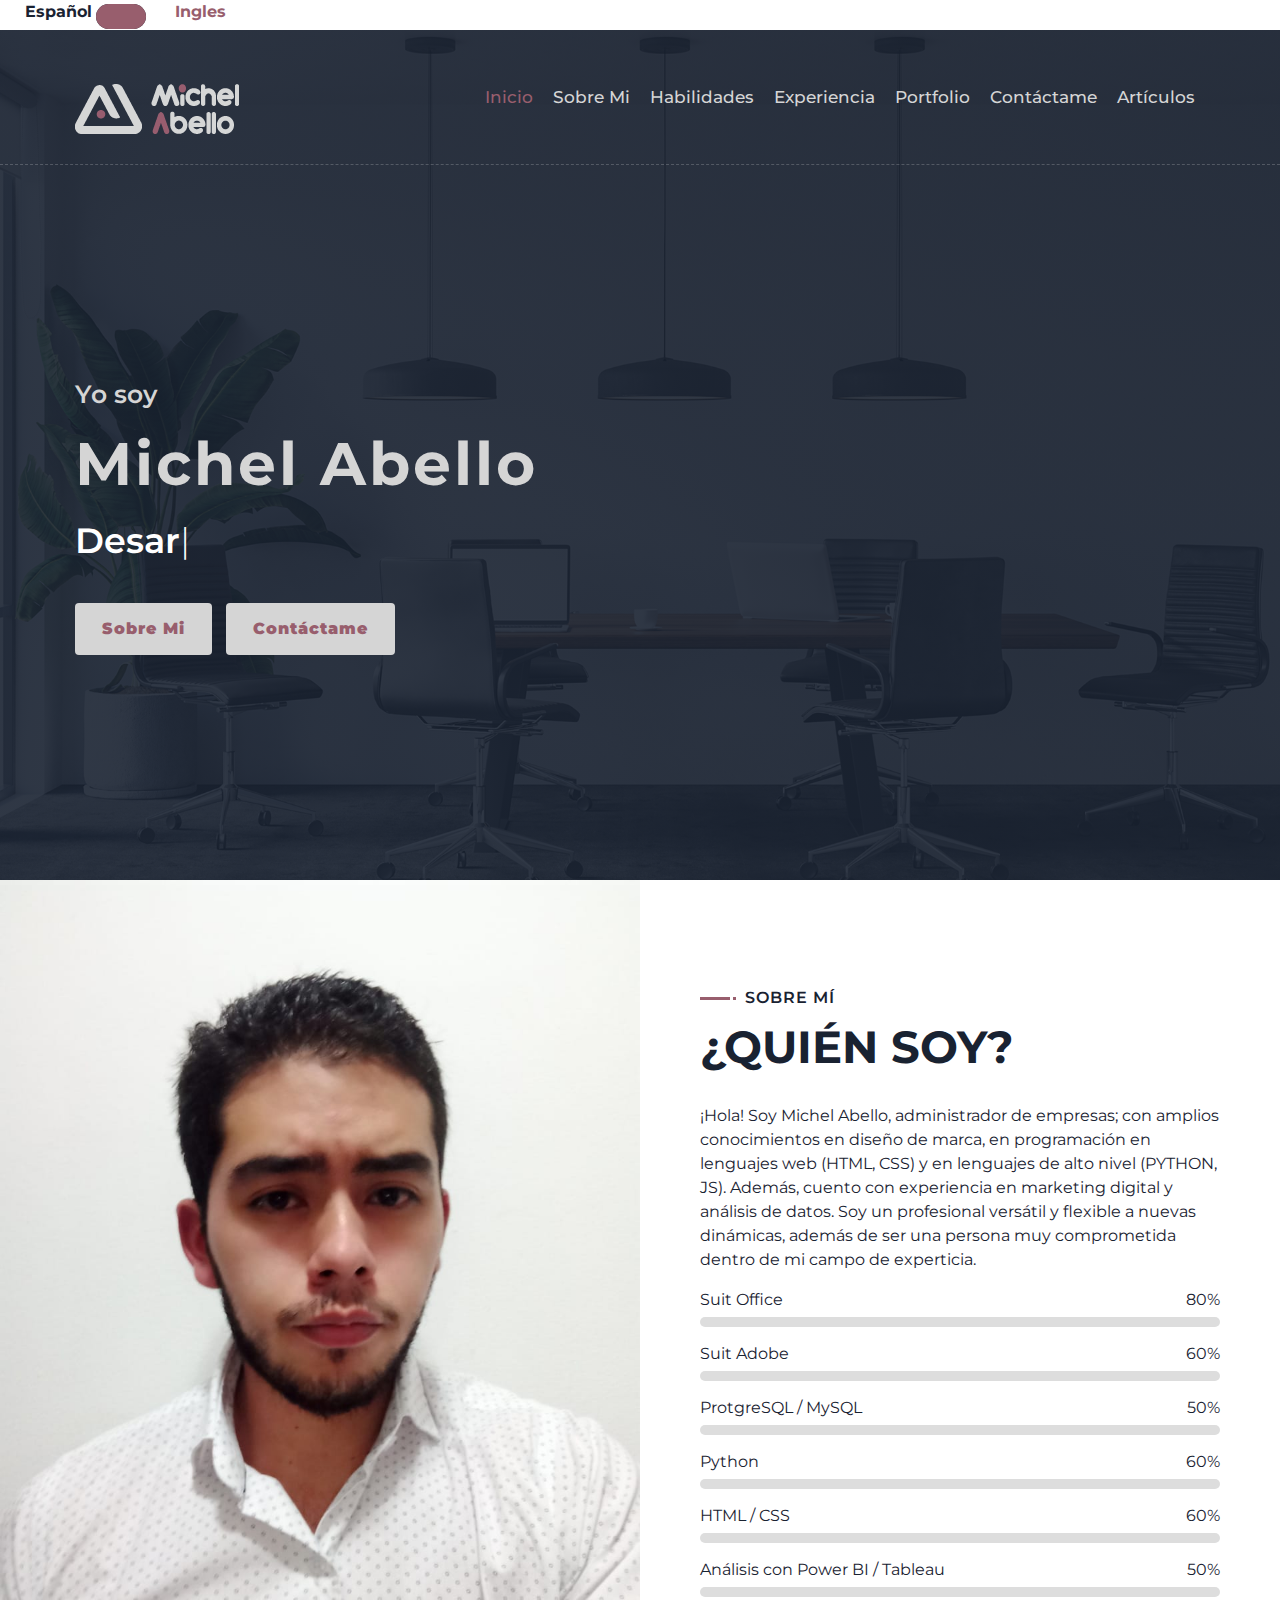
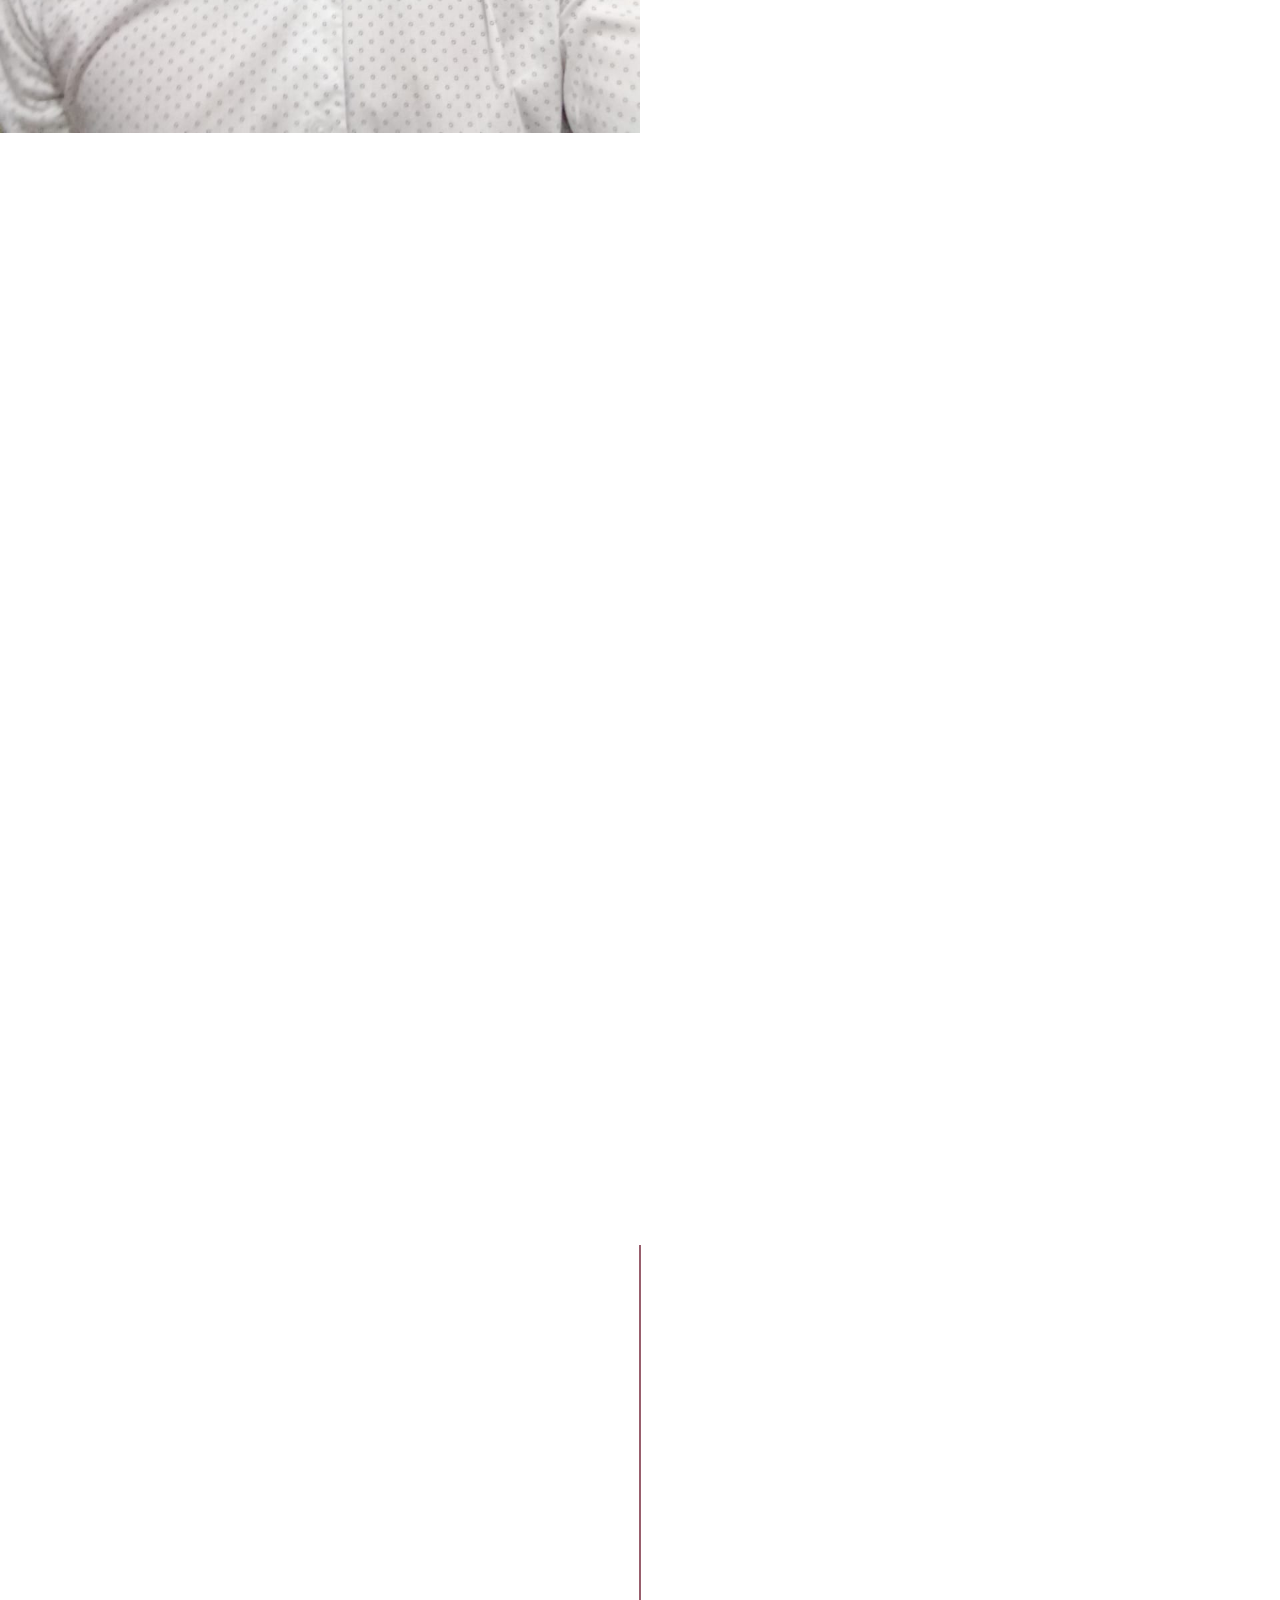
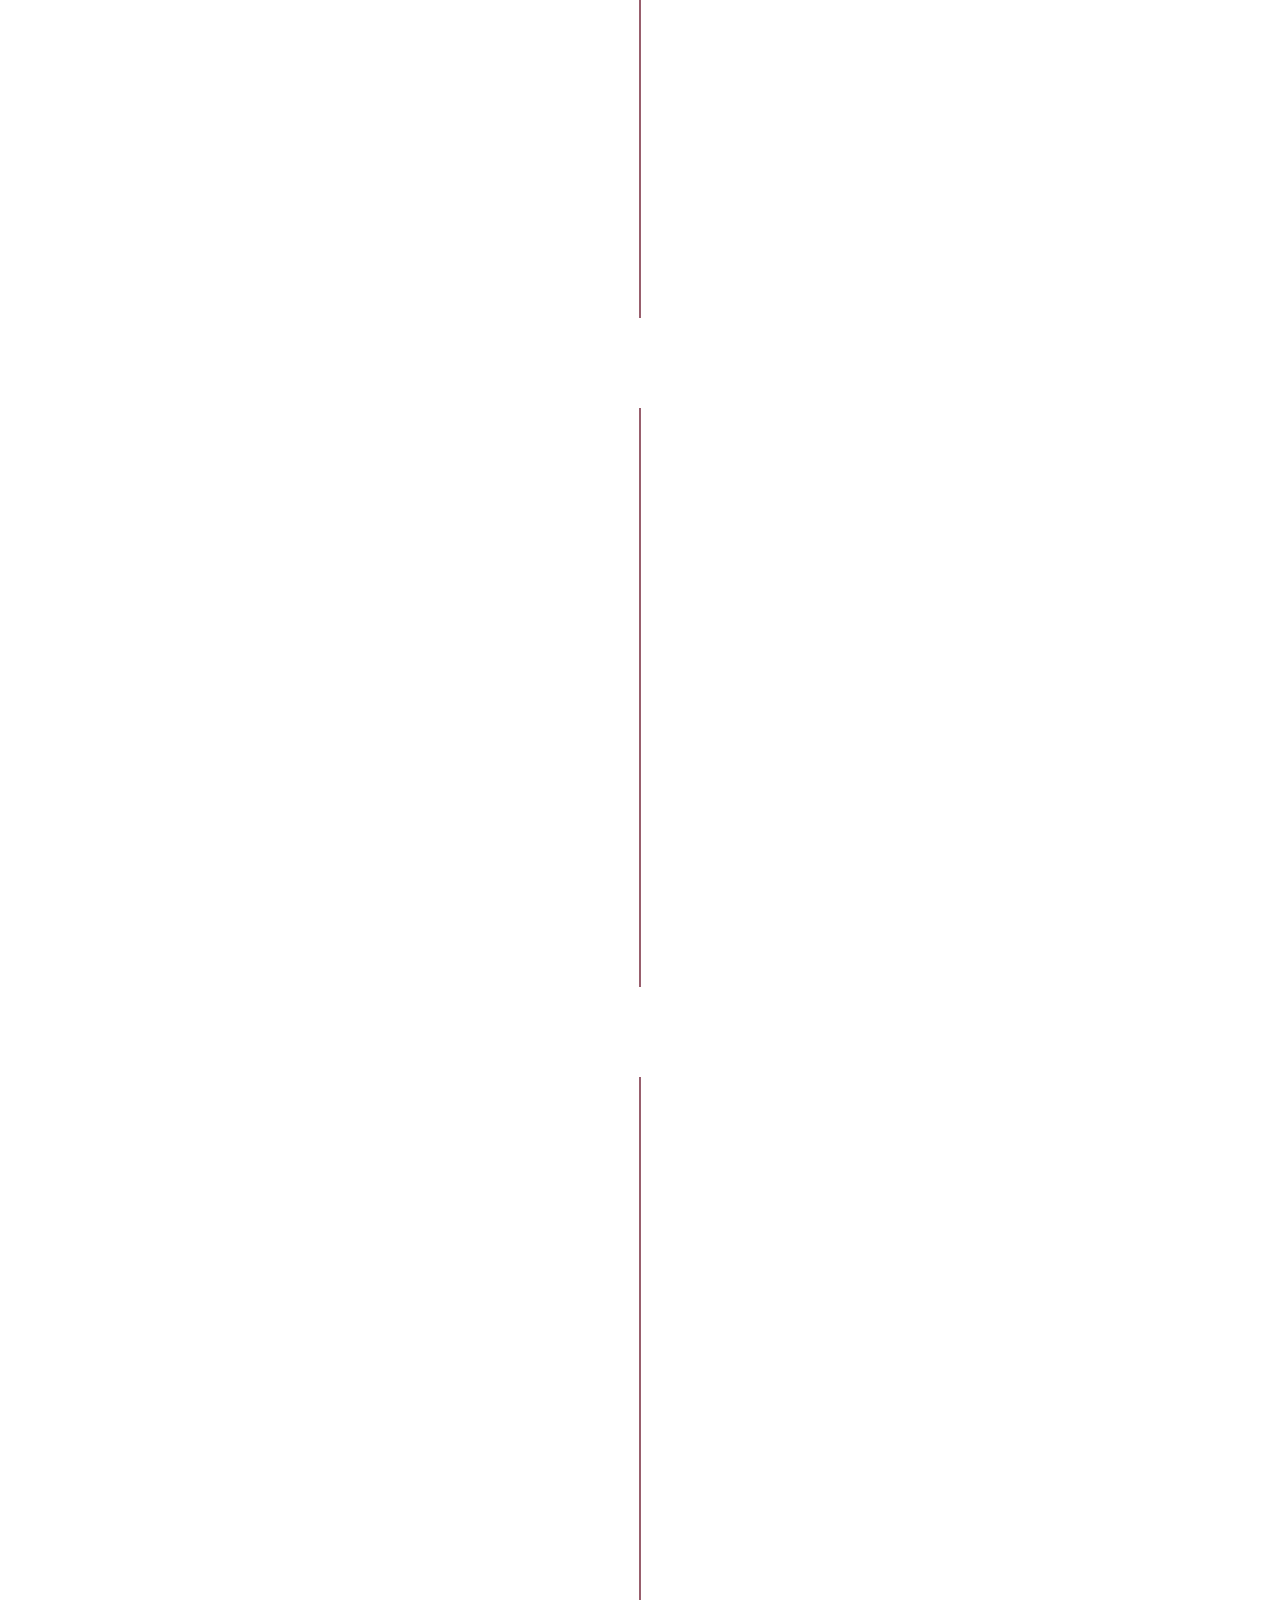
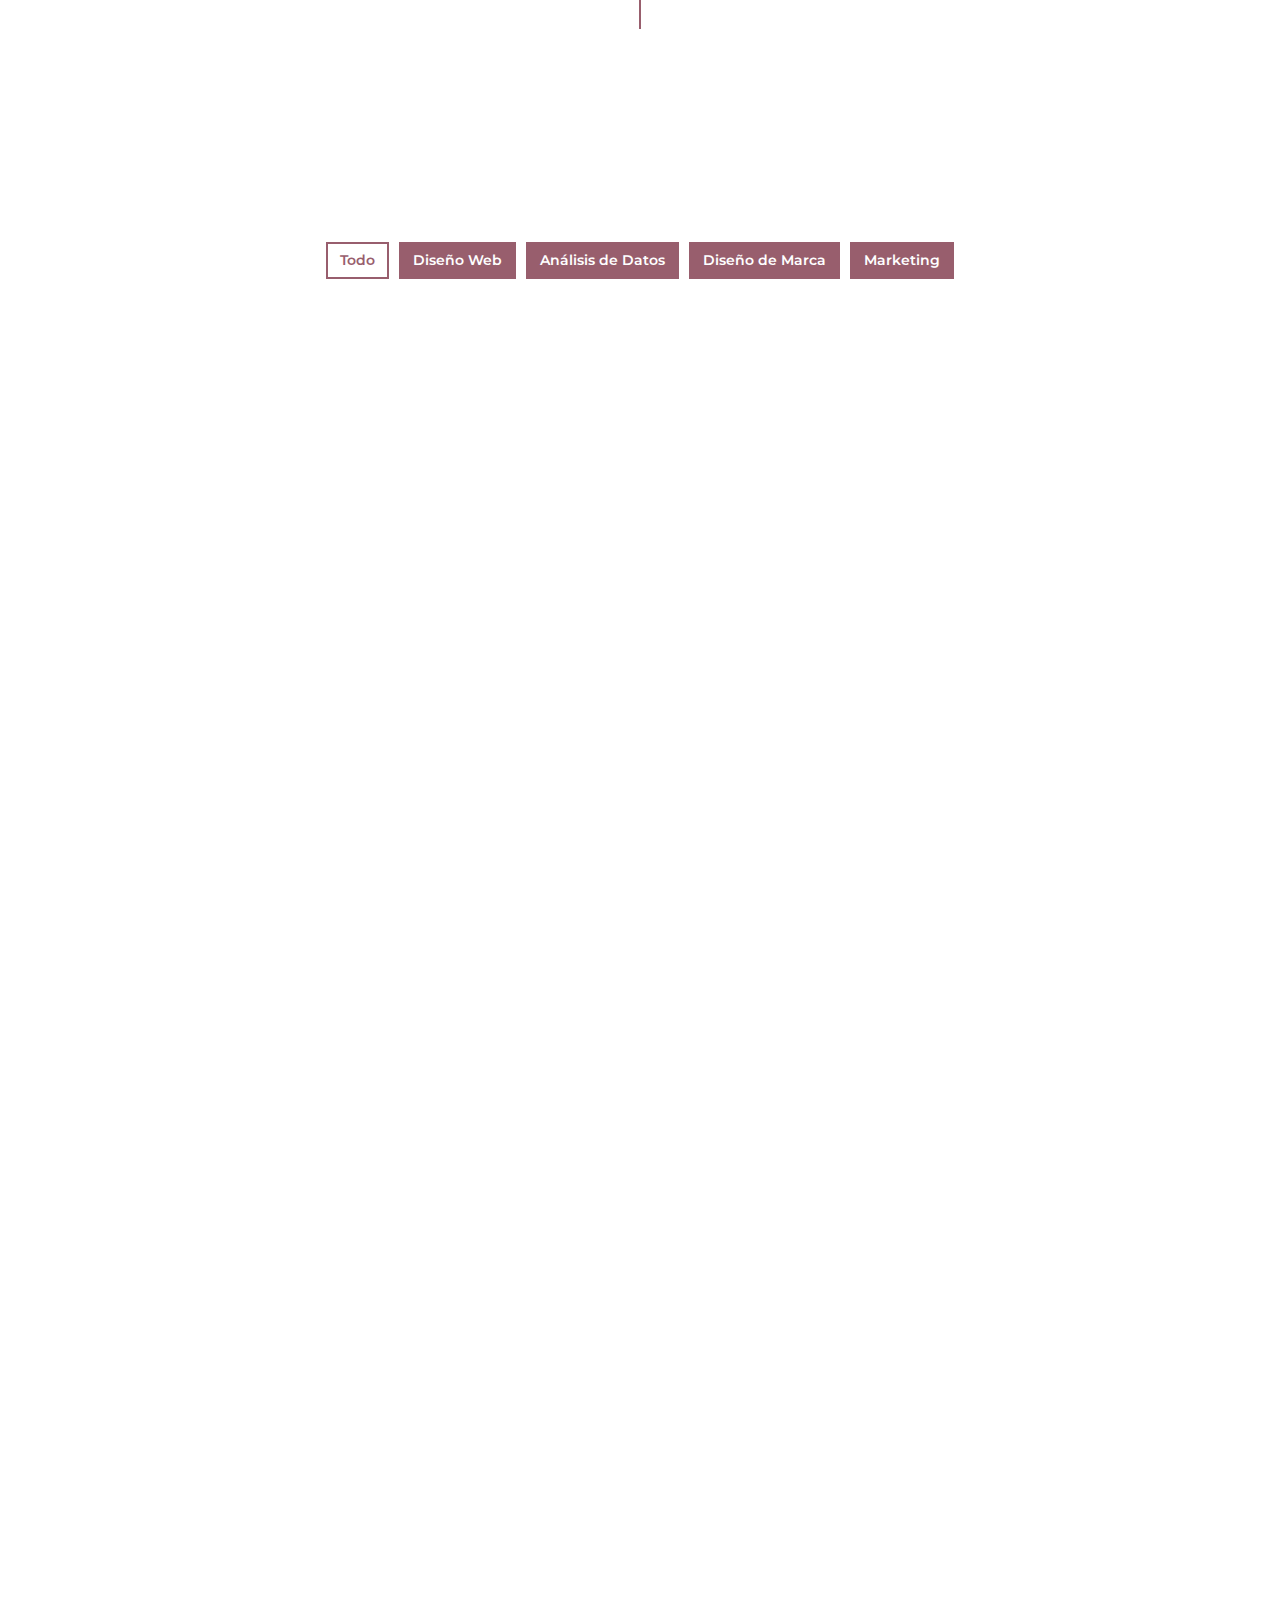
<file: index.html>
<!DOCTYPE html>
<html lang="es">
    <head>
        <meta charset="utf-8">
        <title>MichelAbello</title>
        <meta content="Website-MichelAbello" name="MichelAbello">
        
        <meta content="MichelAbello - Business Administrator" name="keywords">
        <meta content="Professional within his field of expertise. With extensive knowledge in design, programming and the administrative area." name="description">

        <!-- Favicon -->
        <link rel="icon" href="img/icon.png">

        <!-- Google Font -->
        <link href="https://fonts.googleapis.com/css2?family=Montserrat:wght@300;400;500;600;700&display=swap" rel="stylesheet">

        <!-- CSS Libraries -->
        <link href="https://stackpath.bootstrapcdn.com/bootstrap/4.4.1/css/bootstrap.min.css" rel="stylesheet">
        <link href="https://cdnjs.cloudflare.com/ajax/libs/font-awesome/5.10.0/css/all.min.css" rel="stylesheet">
        <link href="lib/animate/animate.min.css" rel="stylesheet">
        <link href="lib/owlcarousel/assets/owl.carousel.min.css" rel="stylesheet">
        <link href="lib/lightbox/css/lightbox.min.css" rel="stylesheet">

        <!-- Template Stylesheet -->
        <link href="css/style.css" rel="stylesheet">
    </head>

    <body data-spy="scroll" data-target=".navbar" data-offset="51">

        <!-- checkbox Language -->
        <div class="Language">
            <span class="en">Español</span>
            <input type="checkbox" class="check">
            <span class="es">Ingles</span>
        </div>
        <!-- Nav Bar Start -->
        <div class="navbar navbar-expand-lg bg-light navbar-light">
            <div class="container-fluid">
                <a href="index.html" class="navbar-brand">
                    <div class="center-desk">
                        <div class="logo">
                           <a href="index.html"><img src="img/logo.png"/></a>
                        </div>
                    </div>
                </a>
                <button type="button" class="navbar-toggler" data-toggle="collapse" data-target="#navbarCollapse">
                    <span class="navbar-toggler-icon"></span>
                </button>

                <div class="collapse navbar-collapse justify-content-between" id="navbarCollapse">
                    <div class="navbar-nav ml-auto">
                        <a href="#home" class="nav-item nav-link active">Inicio</a>
                        <a href="#about" class="nav-item nav-link">Sobre Mi</a>
                        <a href="#service" class="nav-item nav-link">Habilidades</a>
                        <a href="#experience" class="nav-item nav-link">Experiencia</a>
                        <a href="#portfolio" class="nav-item nav-link">Portfolio</a>
                        <a href="#contact" class="nav-item nav-link">Contáctame</a>
                        <a href="#Articles" class="nav-item nav-link">Artículos</a>
                        
                    </div>
                </div>
            </div>
        </div>
        <!-- Nav Bar End -->

        <!-- Hero Start -->
        <div class="hero" id="home">
            <div class="container-fluid">
                <div class="row align-items-center">
                    <div class="col-sm-12 col-md-6">
                        <div class="hero-content">
                            <div class="hero-text">
                                <p>Yo soy</p>
                                <h1>Michel Abello</h1>
                                <h2></h2>
                                <div class="typed-text">Desarrollador Web, Administrador de Empresas, Desarrollador de Marca, Analista de Datos, Especialista en Marketing</div>
                            </div>
                            <div class="hero-btn">
                                <a class="btn" href="#about">Sobre Mi</a>
                                <a class="btn" href="#contact">Contáctame</a>
                            </div>
                        </div>
                    </div>
                    <div class="col-sm-12 col-md-6 d-none d-md-block">
                        <div class="hero-image"></div>
                    </div>
                </div>
            </div>
        </div>
        <!-- Hero End -->

        <!-- About Start -->
        <div class="about wow fadeInUp" data-wow-delay="0.1s" id="about">
            <div class="container-fluid">
                <div class="row align-items-center">
                    <div class="col-lg-6">
                        <div class="about-img">
                            <img src="img/about.jpeg" alt="Image">
                        </div>
                    </div>
                    <div class="col-lg-6">
                        <div class="about-content">
                            <div class="section-header text-left">
                                <p>SOBRE MÍ</p>
                                <h2>¿QUIÉN SOY?</h2>
                            </div>
                            <div class="about-text">
                                <p>                                  
                                    ¡Hola! Soy Michel Abello, administrador de empresas; con amplios conocimientos en diseño de marca, en programación 
                                    en lenguajes web (HTML, CSS) y en lenguajes de alto nivel (PYTHON, JS). Además, cuento con experiencia en marketing 
                                    digital y análisis de datos. Soy un profesional versátil y flexible a nuevas dinámicas, además de ser una persona 
                                    muy comprometida dentro de mi campo de experticia.
                                </p>
                            </div>
                            <div class="skills">
                                <div class="skill-name">
                                    <p>Suit Office</p><p>80%</p>
                                </div>
                                <div class="progress">
                                    <div class="progress-bar" role="progressbar" aria-valuenow="80" aria-valuemin="0" aria-valuemax="100"></div>
                                </div>
                                <div class="skill-name">
                                    <p>Suit Adobe</p><p>60%</p>
                                </div>
                                <div class="progress">
                                    <div class="progress-bar" role="progressbar" aria-valuenow="60" aria-valuemin="0" aria-valuemax="100"></div>
                                </div>
                                <div class="skill-name">
                                    <p>ProtgreSQL / MySQL</p><p>50%</p>
                                </div>
                                <div class="progress">
                                    <div class="progress-bar" role="progressbar" aria-valuenow="50" aria-valuemin="0" aria-valuemax="100"></div>
                                </div>
                                <div class="skill-name">
                                    <p>Python</p><p>60%</p>
                                </div>
                                <div class="progress">
                                    <div class="progress-bar" role="progressbar" aria-valuenow="60" aria-valuemin="0" aria-valuemax="100"></div>
                                </div>
                                <div class="skill-name">
                                    <p>HTML / CSS</p><p>60%</p>
                                </div>
                                <div class="progress">
                                    <div class="progress-bar" role="progressbar" aria-valuenow="60" aria-valuemin="0" aria-valuemax="100"></div>
                                </div>
                                <div class="skill-name">
                                    <p>Análisis con Power BI / Tableau</p><p>50%</p>
                                </div>
                                <div class="progress">
                                    <div class="progress-bar" role="progressbar" aria-valuenow="50" aria-valuemin="0" aria-valuemax="100"></div>
                                </div>
                            </div>
                        </div>
                    </div>
                </div>
            </div>
        </div>
        <!-- About End -->
        
        
        <!-- Service Start -->
        <div class="service" id="service">
            <div class="container">
                <div class="section-header text-center wow zoomIn" data-wow-delay="0.1s">
                    <p>Lo que hago</p>
                    <h2>Habilidades en Detalle</h2>
                </div>
                <div class="row">
                    <div class="col-lg-6 wow fadeInUp" data-wow-delay="0.0s">
                        <div class="service-item">
                            <div class="service-icon">
                                <i class="fa fa-laptop-code"></i>
                            </div>
                            <div class="service-text">
                                <h3>Suit Office</h3>
                                <p>
                                    Manejo avanzado de las herramientas PowerPoint, Excel, Word y Outlook. Dentro 
                                    de estas herramientas tengo conocimiento de macros, tablas dinámicas, creación 
                                    de plantillas y optimización de documentos. Además de un manejo intermedio de 
                                    las herramientas Access, Visio y Project.
                                </p>
                            </div>
                        </div>
                    </div>
                    <div class="col-lg-6 wow fadeInUp" data-wow-delay="0.2s">
                        <div class="service-item">
                            <div class="service-icon">
                                <i class="fa fa-laptop-code"></i>
                            </div>
                            <div class="service-text">
                                <h3>Suit Adobe</h3>
                                <p>
                                    Manejo intermedio de las herramientas de Adobe Photoshop, Adobe XD y Illustrator. 
                                    Dentro de estas herramientas tengo conocimiento en la proporción aurea, el manejo 
                                    de retículas y generación de prototipos UI. Además de un manejo básico de las 
                                    herramientas InDesign, Premiere Pro y Audition.
                                </p>
                            </div>
                        </div>
                    </div>
                    <div class="col-lg-6 wow fadeInUp" data-wow-delay="0.4s">
                        <div class="service-item">
                            <div class="service-icon">
                                <i class="fa fa-laptop-code"></i>
                            </div>
                            <div class="service-text">
                                <h3>PostgreSQL / MySQL</h3>
                                <p>
                                    Manejo intermedio de MySQL y PostgreSQL. Dentro de estas dos sintaxis de SQL tengo 
                                    conocimiento en la generación de tablas, administración de bases, manejo de 
                                    constraints, creación de tablas temporales y WITH. 
                                </p>
                            </div>
                        </div>
                    </div>
                    <div class="col-lg-6 wow fadeInUp" data-wow-delay="0.6s">
                        <div class="service-item">
                            <div class="service-icon">
                                <i class="fa fa-laptop-code"></i>
                            </div>
                            <div class="service-text">
                                <h3>Python</h3>
                                <p>
                                    Manejo intermedio del lenguaje Python. Dentro de la sintaxis y las librerías de 
                                    este lenguaje manejo las librerías de Numpy, Matplotlib, Pandas, tkinter para la 
                                    creación de interfaces gráficas, pymysql y Turtle. 
                                </p>
                            </div>
                        </div>
                    </div>
                    <div class="col-lg-6 wow fadeInUp" data-wow-delay="0.6s">
                        <div class="service-item">
                            <div class="service-icon">
                                <i class="fa fa-laptop-code"></i>
                            </div>
                            <div class="service-text">
                                <h3>HTML / CSS</h3>
                                <p>
                                    Manejo intermedio del lenguaje HTML5 y CSS3. Conocimiento en la estructuración, 
                                    ideación y enlace de datos. Además de la publicación y mantenimiento de la web 
                                    mediante cPanel y la utilización de Java y Php como complementos funcionales 
                                    de la web.
                                </p>
                            </div>
                        </div>
                    </div>
                    <div class="col-lg-6 wow fadeInUp" data-wow-delay="0.6s">
                        <div class="service-item">
                            <div class="service-icon">
                                <i class="fa fa-laptop-code"></i>
                            </div>
                            <div class="service-text">
                                <h3>Análisis con Power BI / Tableau</h3>
                                <p>
                                    Manejo intermedio de la herramienta Power BI y manejo básico de Tableau. Dentro 
                                    de las dos herramientas tengo experiencia en la generación de tableros, 
                                    importación de datos, generación de informes, manejo de fórmulas y filtrado 
                                    de datos.
                                </p>
                            </div>
                        </div>
                    </div>
                </div>
            </div>
        </div>
        <!-- Service End -->
        
        
         <!-- Experience Start -->
         <div class="experience" id="experience">
            <div class="container">
                <header class="section-header text-center wow zoomIn" data-wow-delay="0.1s">
                    <p>Resumen</p>
                    <h2>Experiencia Laboral</h2>
                </header>
                <div class="timeline">
                    <div class="timeline-item left wow slideInRigh" data-wow-delay="0.1s">
                        <div class="timeline-text">
                            <div class="timeline-date">Enero 2018 - Septiembre 2021</div>
                            <h2>Freelance</h2>
                            <h4>(Workana - Fiverr - Facebook Business - Freelancer)</h4>
                            <p>
                                Como freelance me desempeñe en el area de la programación y diseño web, 
                                así como en la automatización de procesos mediante el uso de macros 
                                con VBA y Python. Realice varios proyectos diversos, principalmente 
                                individualmente, y mediante estos proyectos consolide habilidades más versátiles en 
                                el desarrollo de aplicaciones web y la optimización de flujos de trabajo.
                            </p>
                            <p>
                                Dentro mi gestión como freelance realice:
                            </p>
                            <p>■ Desarrollo de sitios web personalizados utilizando tecnologías como HTML, CSS, JavaScript y PHP. </p>
                            <p>■ Implementación de sistemas de gestión de contenido (CMS) como WordPress.</p>
                            <p>■ Creación de macros personalizadas utilizando Visual Basic for Applications (VBA) para automatizar tareas repetitivas en hojas de cálculo de Excel.</p>
                            <p>■ Desarrollo de scripts en Python para automatizar procesos de extracción, transformación y carga de datos.</p>
                            <p>■ Optimización de macros y scripts existentes para mejorar la eficiencia y el rendimiento.</p>
                            <p>■ Integración de macros y scripts con otras aplicaciones y sistemas para facilitar la transferencia de datos y la comunicación.</p>
                        </div>
                    </div>          
                </div>
            </div>
        </div>
        <div class="experience" id="experience">
            <div class="container">
                <div class="timeline">
                    <div class="timeline-item right wow slideInRigh" data-wow-delay="0.1s">
                        <div class="timeline-text">
                            <div class="timeline-date">Octubre 2021 - Abril 2022</div>
                            <h2>Practicante Experiencia - Subdirección servicios Sociales</h2>
                            <h4>Colsubsidio. Bogotá, Colombia</h4>
                            <p>
                                Durante mi practica me encargue de suplir las funciones del analista de
                                PQRSF de los negocios de Recreación y deporte (RYD) – Hotelería y
                                Turismo (HYT) del departamento de experiencia servicio al cliente de
                                Colsubsidio. Dentro de mis principales funciones se encontraban: 
                            </p>
                            <p>■ Realizar acercamientos con las UES sobre la experiencia de los
                                usuarios. </p>
                            <p>■ Realizar informes sobre volumetrías, calidad de forma y de
                            fondo de las PQRSF de todas las UES de RYD - HYT.</p>
                            <p>■ Resolución de solicitudes de usuarios y gestión de diligencias
                                recibidas por parte de Superintendencia del Subsidio Familiar.</p>
                            <p>
                                Dentro mi gestión logre incrementar un 15% los indicadores de forma y
                                de fondo respectivamente dentro de los negocios de RYD - HYT. Además
                                de la automatización de procesos dentro de la gestión de PQRSF y
                                gestión interna con las UES.
                            </p>
                        </div>
                    </div>          
                </div>
            </div>
        </div>
        <div class="experience" id="experience">
            <div class="container">
                <div class="timeline">
                    <div class="timeline-item left wow slideInRigh" data-wow-delay="0.1s">
                        <div class="timeline-text">
                            <div class="timeline-date">Enero  2023 - Actualmente</div>
                            <h2>Report Analyst</h2>
                            <h4>Teleperformance. Bogotá, Colombia</h4>
                            <p>
                                Dentro de mis principales funciones como analista trabajado con SQL, Python y Excel avanzado, para el análisis de crudos 
                                de información de diversas campañas para el desarrollo de análisis integral, que nos permita presentar una visual más 
                                clara para todas áreas de la operación e incidir dentro de la operación. Mi experiencia en el manejo de estas herramientas 
                                me ha permitido extraer datos de varias fuentes y bases de datos, y utilizar técnicas de limpieza, transformación y carga 
                                de datos para desarrollar informes precisos y útiles para la toma de decisiones empresariales.
                            </p>
                            <p>
                                Dentro de mis principales aportes hasta el momento se han enfocado en crear macros que permitan realizar una verificación 
                                automática de la carga de los importadores y verificadores de carga de data. Además de generar pequeñas herramientas de 
                                gestión que permitan el envió de correo y limpieza de crudos para su correspondiente exportación a rutas.
                            </p>
                        </div>
                    </div>          
                </div>
            </div>
        </div>
        <!-- Job Experience End -->
        
        <!-- Portfolio Start -->
        <div class="portfolio" id="portfolio">
            <div class="container">
                <div class="section-header text-center wow zoomIn" data-wow-delay="0.1s">
                    <p>Mi Portfolio</p>
                    <h2>Portfolio de Trabajos</h2>
                </div>
                <div class="row">
                    <div class="col-12">
                        <ul id="portfolio-filter">
                            <li data-filter="*" class="filter-active">Todo</li>
                            <li data-filter=".filter-1">Diseño Web</li>
                            <li data-filter=".filter-2">Análisis de Datos </li>
                            <li data-filter=".filter-3">Diseño de Marca</li>
                            <li data-filter=".filter-4">Marketing</li>
                        </ul>
                    </div>
                </div>
                <div class="row portfolio-container">
                    <div class="col-lg-4 col-md-6 col-sm-12 portfolio-item filter-1 wow fadeInUp" data-wow-delay="0.0s">
                        <div class="portfolio-wrap">
                            <div class="portfolio-img">
                                <img src="img/WebEcobambu.png" alt="Image">
                            </div>
                            <div class="portfolio-text">
                                <h3>Aseo Eco Bambu</h3>
                                <a class="btn" href="WebEcoBambu.html">+</a>
                            </div>
                        </div>
                    </div>
                    <div class="col-lg-4 col-md-6 col-sm-12 portfolio-item filter-4 filter-2 wow fadeInUp" data-wow-delay="0.2s">
                        <div class="portfolio-wrap">
                            <div class="portfolio-img">
                                <img src="img/P&G view.png" alt="Image">
                            </div>
                            <div class="portfolio-text">
                                <h3>P&G CEO Challenge 2021</h3>
                                <a class="btn" href="https://youtu.be/arJumu5RNh0">+</a>
                            </div>
                        </div>
                    </div>
                    <div class="col-lg-4 col-md-6 col-sm-12 portfolio-item filter-2 wow fadeInUp" data-wow-delay="0.4s">
                        <div class="portfolio-wrap">
                            <div class="portfolio-img">
                                <img src="img/Portafolio de Inversiones view.png" alt="Image">
                            </div>
                            <div class="portfolio-text">
                                <h3>Portafolio de Acciones</h3>
                                <a class="btn" href="Portafolio de Acciones.html">+</a>
                            </div>
                        </div>
                    </div>
                    <div class="col-lg-4 col-md-6 col-sm-12 portfolio-item filter-1 wow fadeInUp" data-wow-delay="0.6s">
                        <div class="portfolio-wrap">
                            <div class="portfolio-img">
                                <img src="img/Wissen.png" alt="Image">
                            </div>
                            <div class="portfolio-text">
                                <h3>Wissen</h3>
                                <a class="btn" href="Wissen.html">+</a>
                            </div>
                        </div>
                    </div>
                    <div class="col-lg-4 col-md-6 col-sm-12 portfolio-item filter-3 wow fadeInUp" data-wow-delay="0.8s">
                        <div class="portfolio-wrap">
                            <div class="portfolio-img">
                                <img src="img/Aseo Ecobambu view.png" alt="Image">
                            </div>
                            <div class="portfolio-text">
                                <h3>Aseo Eco Bambu</h3>
                                <a class="btn" href="EcoBambu.html">+</a>
                            </div>
                        </div>
                    </div>
                    <div class="col-lg-4 col-md-6 col-sm-12 portfolio-item filter-2 wow fadeInUp" data-wow-delay="1s">
                        <div class="portfolio-wrap">
                            <div class="portfolio-img">
                                <img src="img/Data_Viewer.png" alt="Image">
                            </div>
                            <div class="portfolio-text">
                                <h3>Data Viewer</h3>
                                <a class="btn" href="Data Viewer.html">+</a>
                            </div>
                        </div>
                    </div>
                    <div class="col-lg-4 col-md-6 col-sm-12 portfolio-item filter-2 wow fadeInUp" data-wow-delay="1.2s">
                        <div class="portfolio-wrap">
                            <div class="portfolio-img">
                                <img src="img/Teleperformance.png" alt="Image">
                            </div>
                            <div class="portfolio-text">
                                <h3>Analisis de <br>Teleperformance</br></h3>
                                <a class="btn" href="Analisis TP.html">+</a>
                            </div>
                        </div>
                    </div>
                </div>
            </div>
        </div>
        <!-- Portfolio End -->
        
        <!-- Contact Start -->
        <div class="contact wow fadeInUp" data-wow-delay="0.1s" id="contact">
            <div class="container-fluid">
                <div class="container">
                    <div class="row align-items-center">
                        <div class="col-md-4"></div>
                        <div class="banner wow zoomIn" data-wow-delay="0.1s">
                            <div class="container">
                                <div class="section-header text-center">
                                    <img src="img/contacto.png" alt="Image">
                                    <h2>Puedes <span>Contáctame </span>en</h2>
                                </div>
                                <div class="container banner-text">
                                    <p>
                                        LinkedIn como Michel Enrique Abello Betancourt. Si deseas conversar de manera más detallada sobre mis aptitudes o deseas conoces más sobre mi trabajo; dejo a tu disposición, el enlace directo a mi perfil donde me puedes contactar. 
                                    </p>
                                    <a class="btn" href="https://www.linkedin.com/in/michel-abello/">Contacto </a>
                                </div>
                            </div>
                        </div>
                    </div>
                </div>
            </div>
        </div>
        <!-- Contact End -->


        <!-- Articles Start -->
        <div class="blog" id="Articles">
            <div class="container">
                <div class="section-header text-center wow zoomIn" data-wow-delay="0.1s">
                    <p>PUBLICACIONES</p>
                    <h2>Últimos Artículos</h2>
                </div>
                <div class="row">
                    <div class="col-lg-6">
                        <div class="blog-item wow fadeInUp" data-wow-delay="0.1s">
                            <div class="blog-img">
                                <img src="img/Articles.1.png" alt="Blog">
                            </div>
                            <div class="blog-text">
                                <h2>El comercio electrónico como eje de desarrollo sostenible y su relación con las ventas totales de empresas minoristas comerciales en Colombia: un análisis de su actividad económica entre 2013 y 2017</h2>
                                <div class="blog-meta">
                                    <p><i class="far fa-user"></i>Michel Abello, Juan Corrales</p>
                                    <p><i class="far fa-list-alt"></i>E-commerce</p>
                                    <p><i class="far fa-calendar-alt"></i>07-Ago-2020</p>
                                </div>
                                <p>
                                    El comercio electrónico (CE) se ha convertido en
                                    un tema de interés para la comunidad académica y
                                    empresarial. Muchos estudios se han desarrollado
                                    en todo el mundo estudiando la forma en que se
                                    creó, su adopción, su influencia en los indicadores
                                    financieros, la forma en que el PIB de un país puede
                                    verse afectado, entre otros. Sin embargo, no se
                                    ha encontrado literatura que presente la relación
                                    entre las ventas operativas y las ventas totales en
                                    el comercio digital realizadas de acuerdo con la
                                    actividad económica del comercio minorista en
                                    Colombia.
                                </p>
                                <p>
                                    Es por ello que el presente documento tiene como
                                    objetivo determinar la correlación entre las ventas
                                    totales y las ventas desarrolladas a través del
                                    comercio electrónico para determinar el estado
                                    actual y poder aplicar estrategias que permitan el
                                    desarrollo sostenible empresarial desde un enfoque
                                    digital.
                                </p>
                                <a class="btn" href="https://drive.google.com/file/d/12zLlEPNNl6_WxaWNwXSkPoqoHo5rOhWj/view?usp=sharing">Leer más  <i class="fa fa-angle-right"></i></a>
                            </div>
                        </div>
                    </div>
                </div>
            </div>
        </div>
        <!-- Blog End -->


        <!-- Footer Start -->
        <div class="footer wow fadeIn" data-wow-delay="0.3s">
            <div class="container-fluid">
                <div class="container">
                    <div class="footer-info">
                        <img src="img/banner end.png"/>
                        <div class="footer-menu">
                        </div>
                        <div class="footer-social">
                            <a href="https://www.behance.net/gallery/142669769/Personal-Branding"><i class="fab fa-behance"></i></a>
                            <a href="https://www.linkedin.com/in/michel-abello/"><i class="fab fa-linkedin-in"></i></a>
                            <a href="https://github.com/MichelAbello78"><i class="fab fa-github"></i></a>
                        </div>
                    </div>
                </div>
                <div class="container copyright">
                    <p>&copy; <a href="#">Michel Abello</a>, Todos los derechos reservados | Diseñado por Michel.A</a></p>
                </div>
            </div>
        </div>
        <!-- Footer End -->
        
        
        <!-- Back to top button -->
        <a href="#" class="btn back-to-top"><i class="fa fa-chevron-up"></i></a>
        
        
        <!-- Pre Loader -->
        <div id="loader" class="show">
            <div class="loader"></div>
        </div>

        
        <!-- JavaScript Libraries -->
        <script src="https://code.jquery.com/jquery-3.4.1.min.js"></script>
        <script src="https://stackpath.bootstrapcdn.com/bootstrap/4.4.1/js/bootstrap.bundle.min.js"></script>
        <script src="lib/easing/easing.min.js"></script>
        <script src="lib/wow/wow.min.js"></script>
        <script src="lib/waypoints/waypoints.min.js"></script>
        <script src="lib/typed/typed.min.js"></script>
        <script src="lib/owlcarousel/owl.carousel.min.js"></script>
        <script src="lib/isotope/isotope.pkgd.min.js"></script>
        <script src="lib/lightbox/js/lightbox.min.js"></script>
        
        <!-- Template Javascript -->
        <script src="js/main.js"></script>
        <!-- Lenguage Javascript -->
        <script src="js/language.js"></script>
    </body>
</html>
</file>
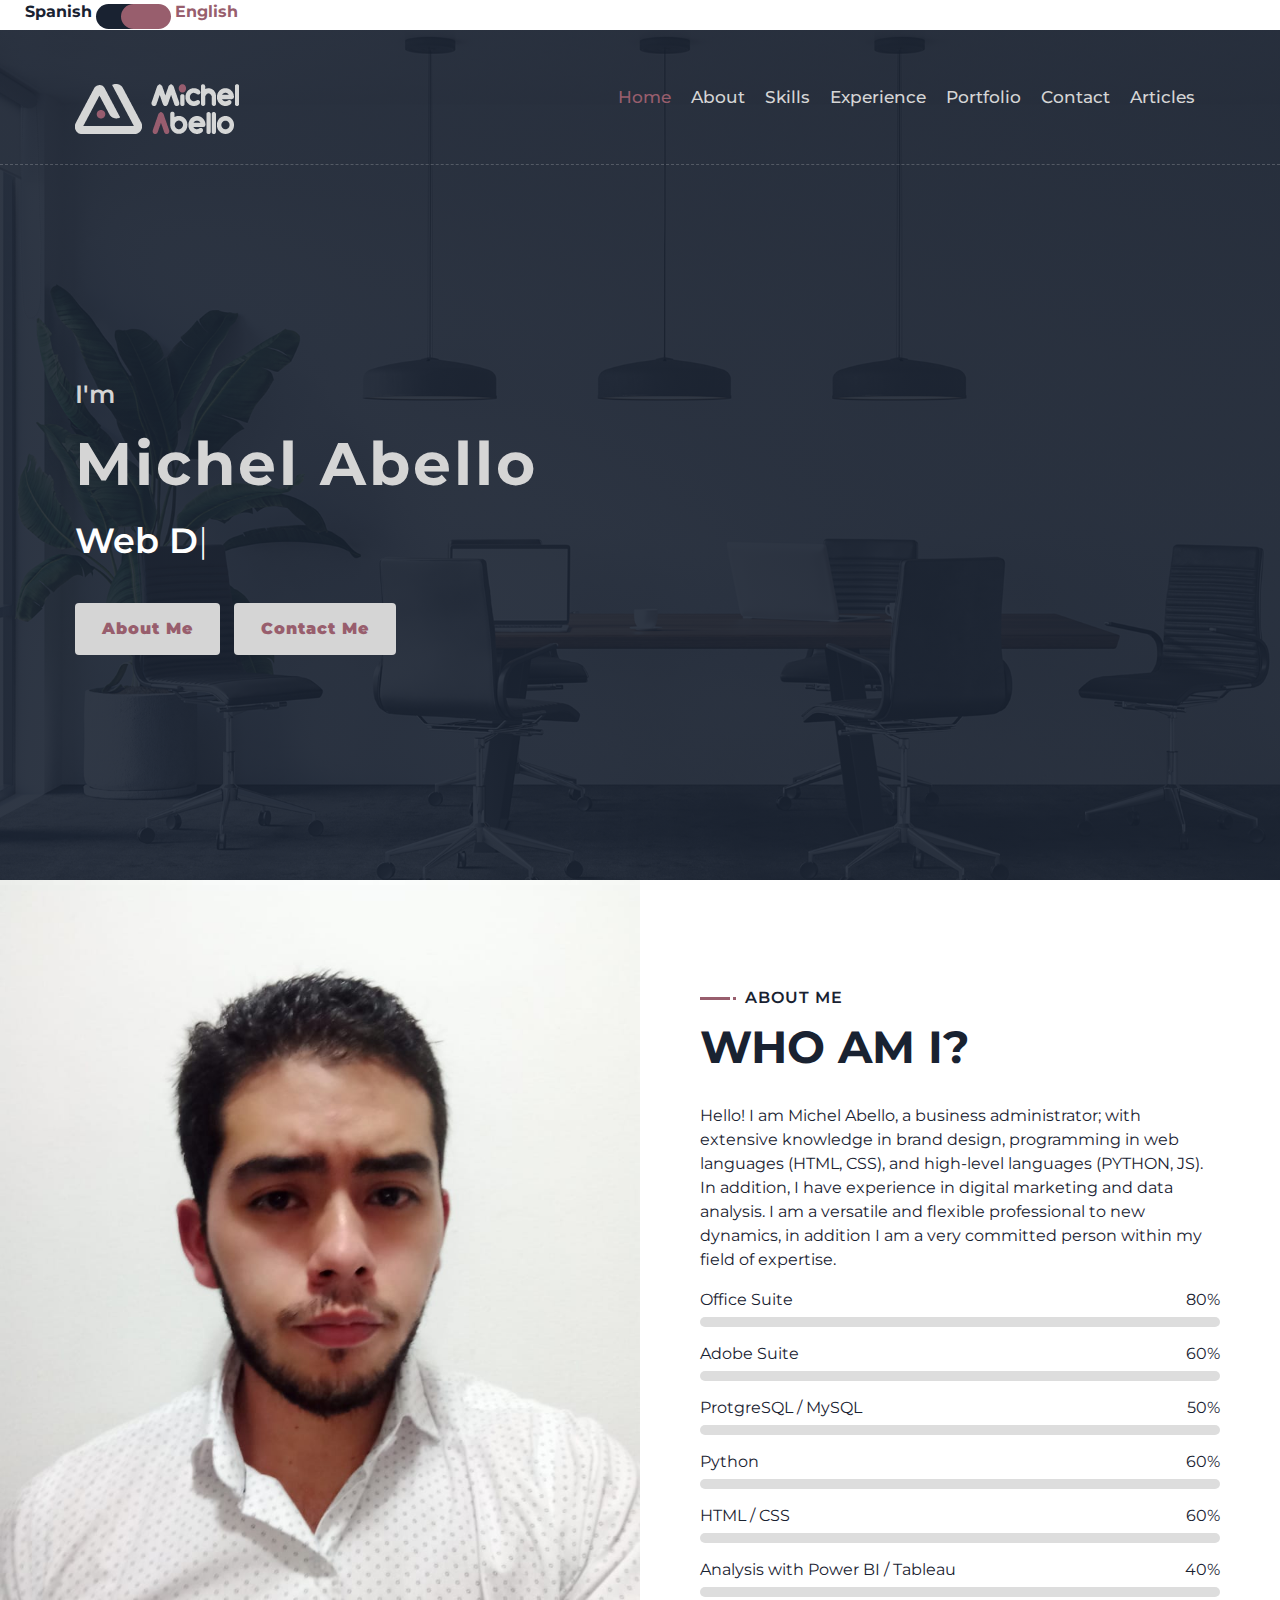
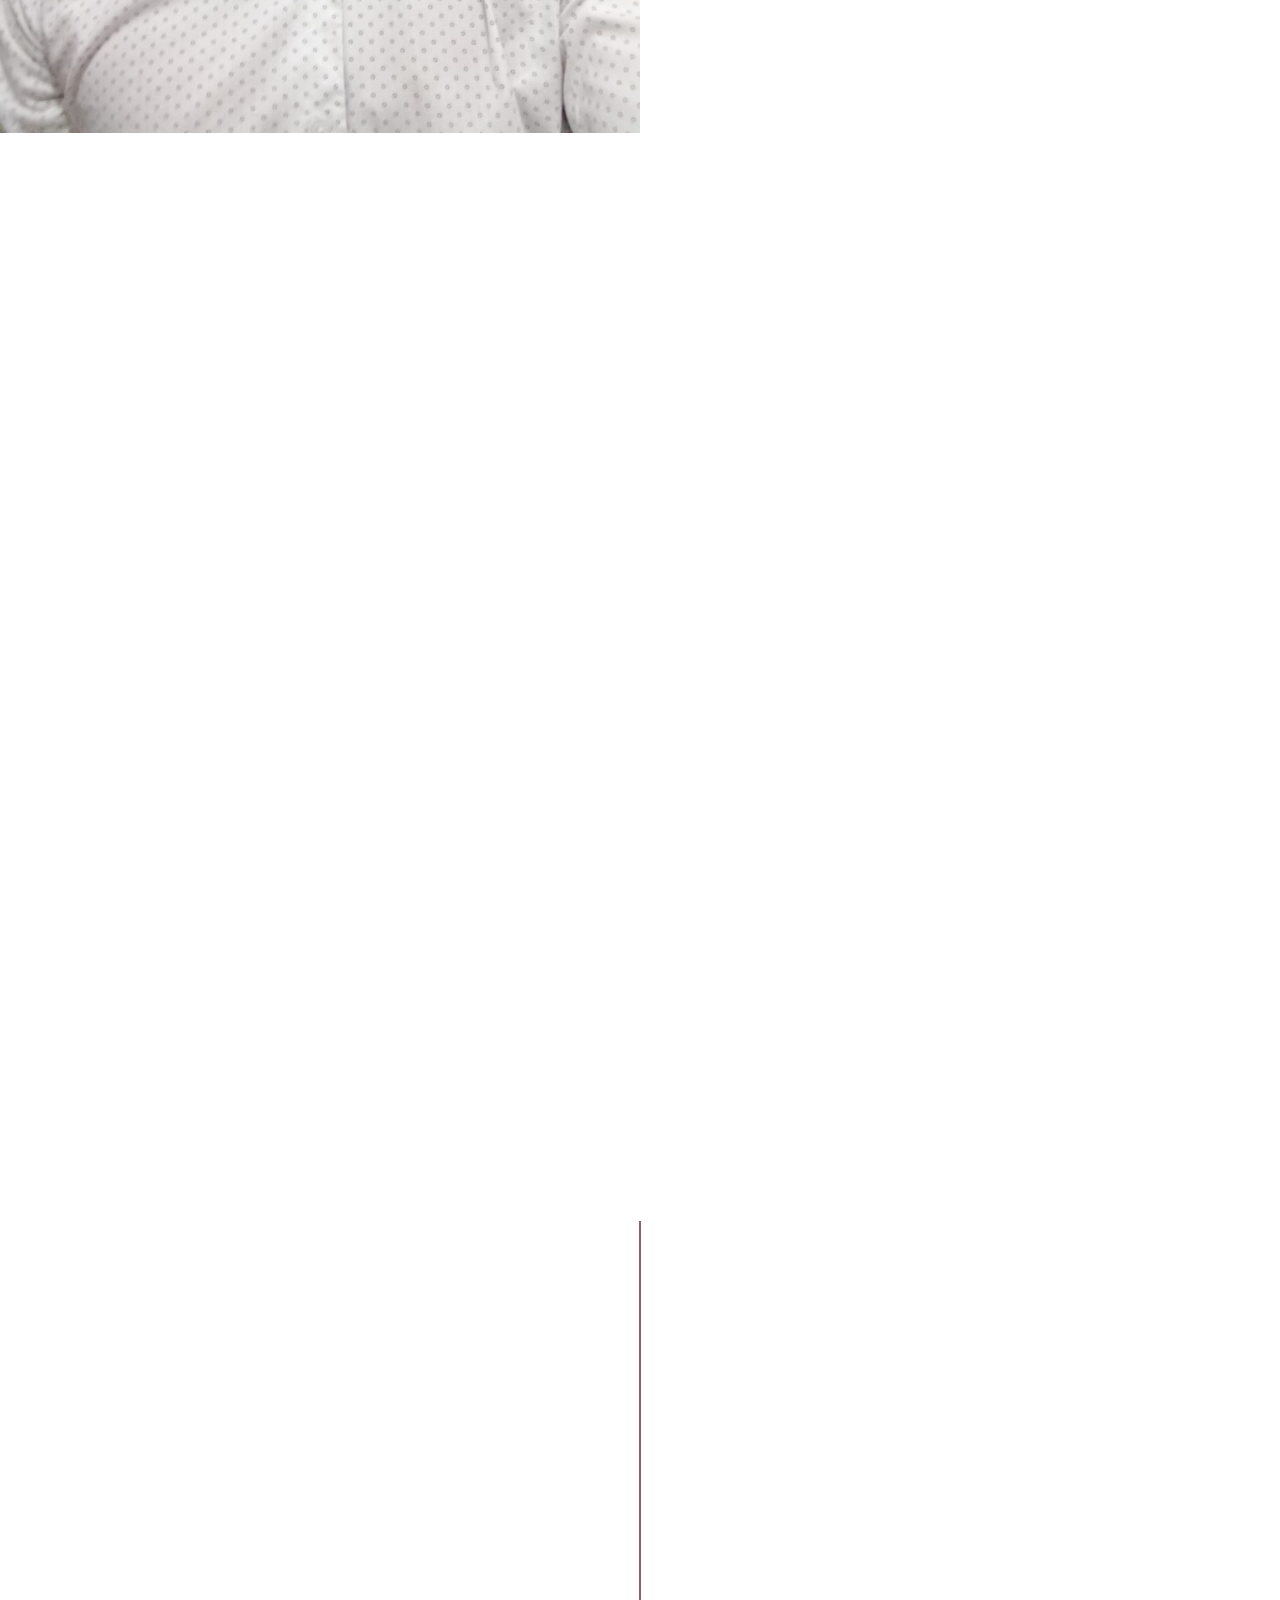
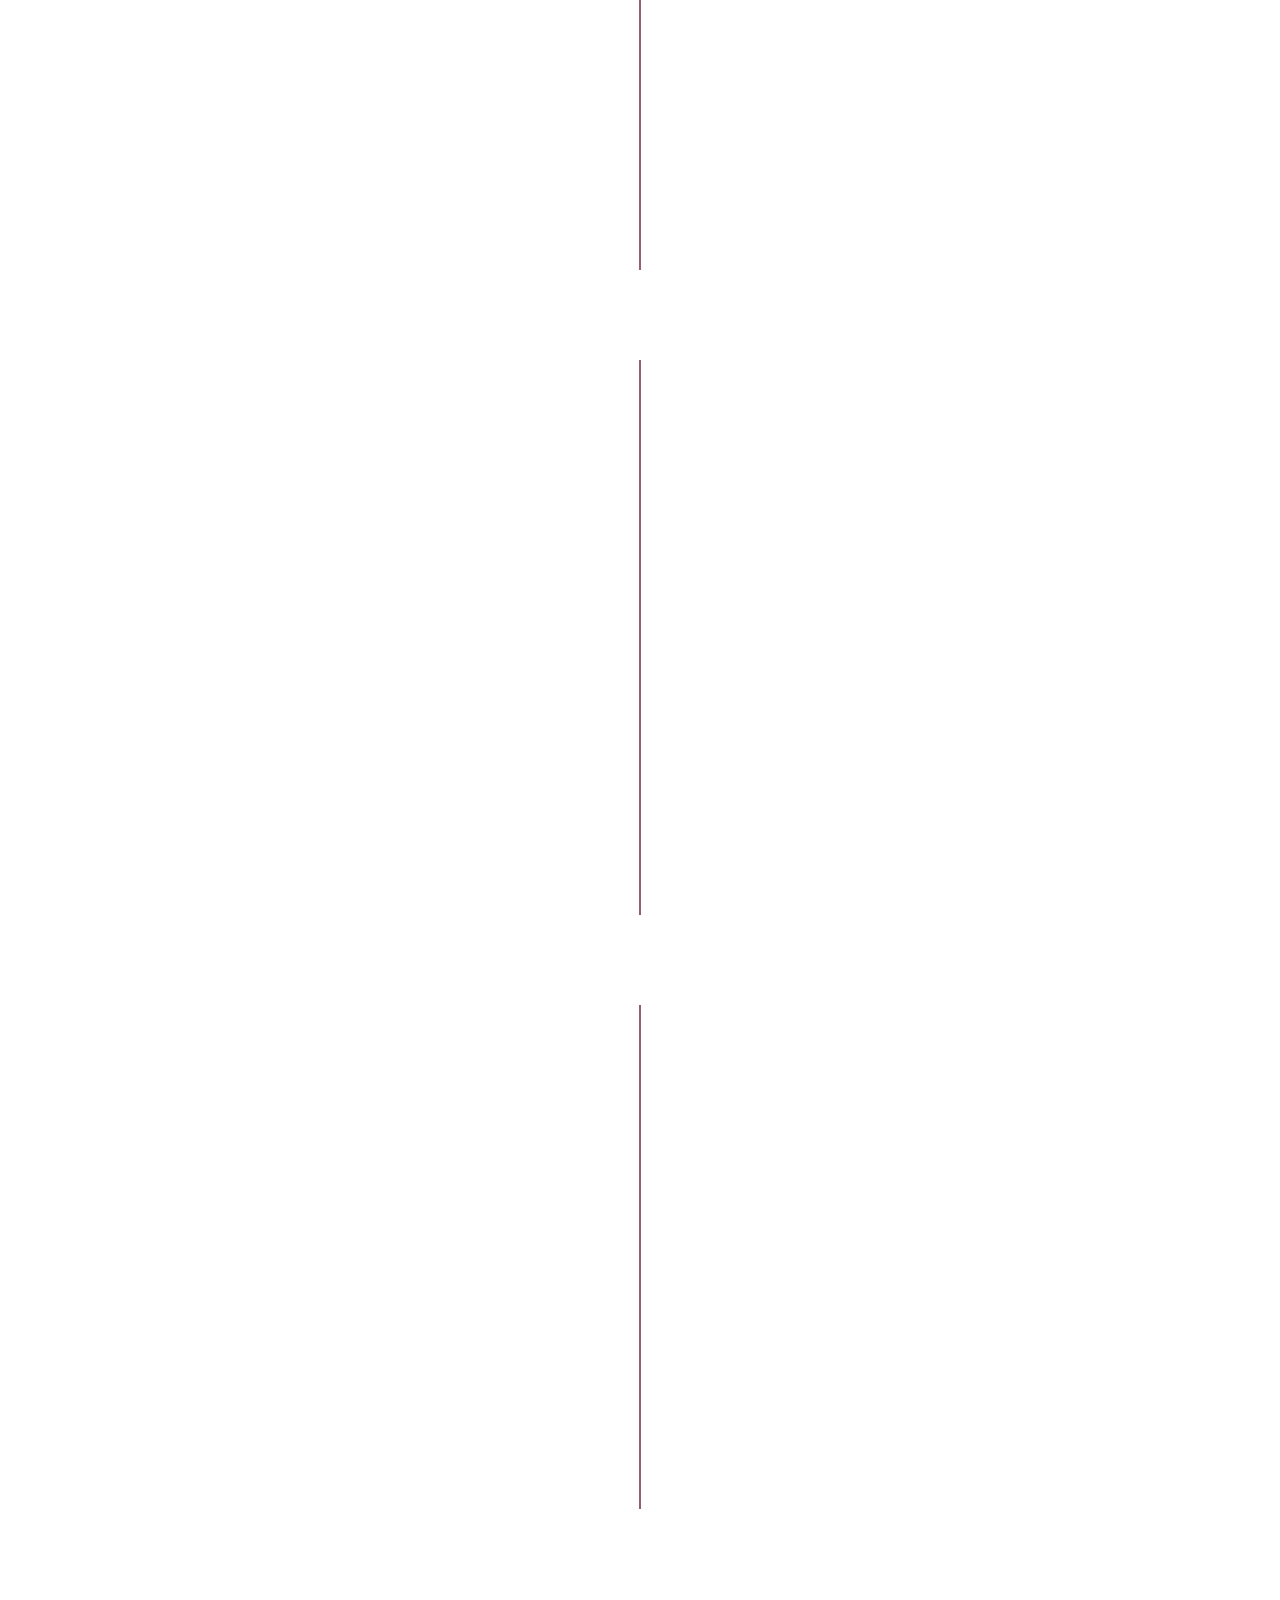
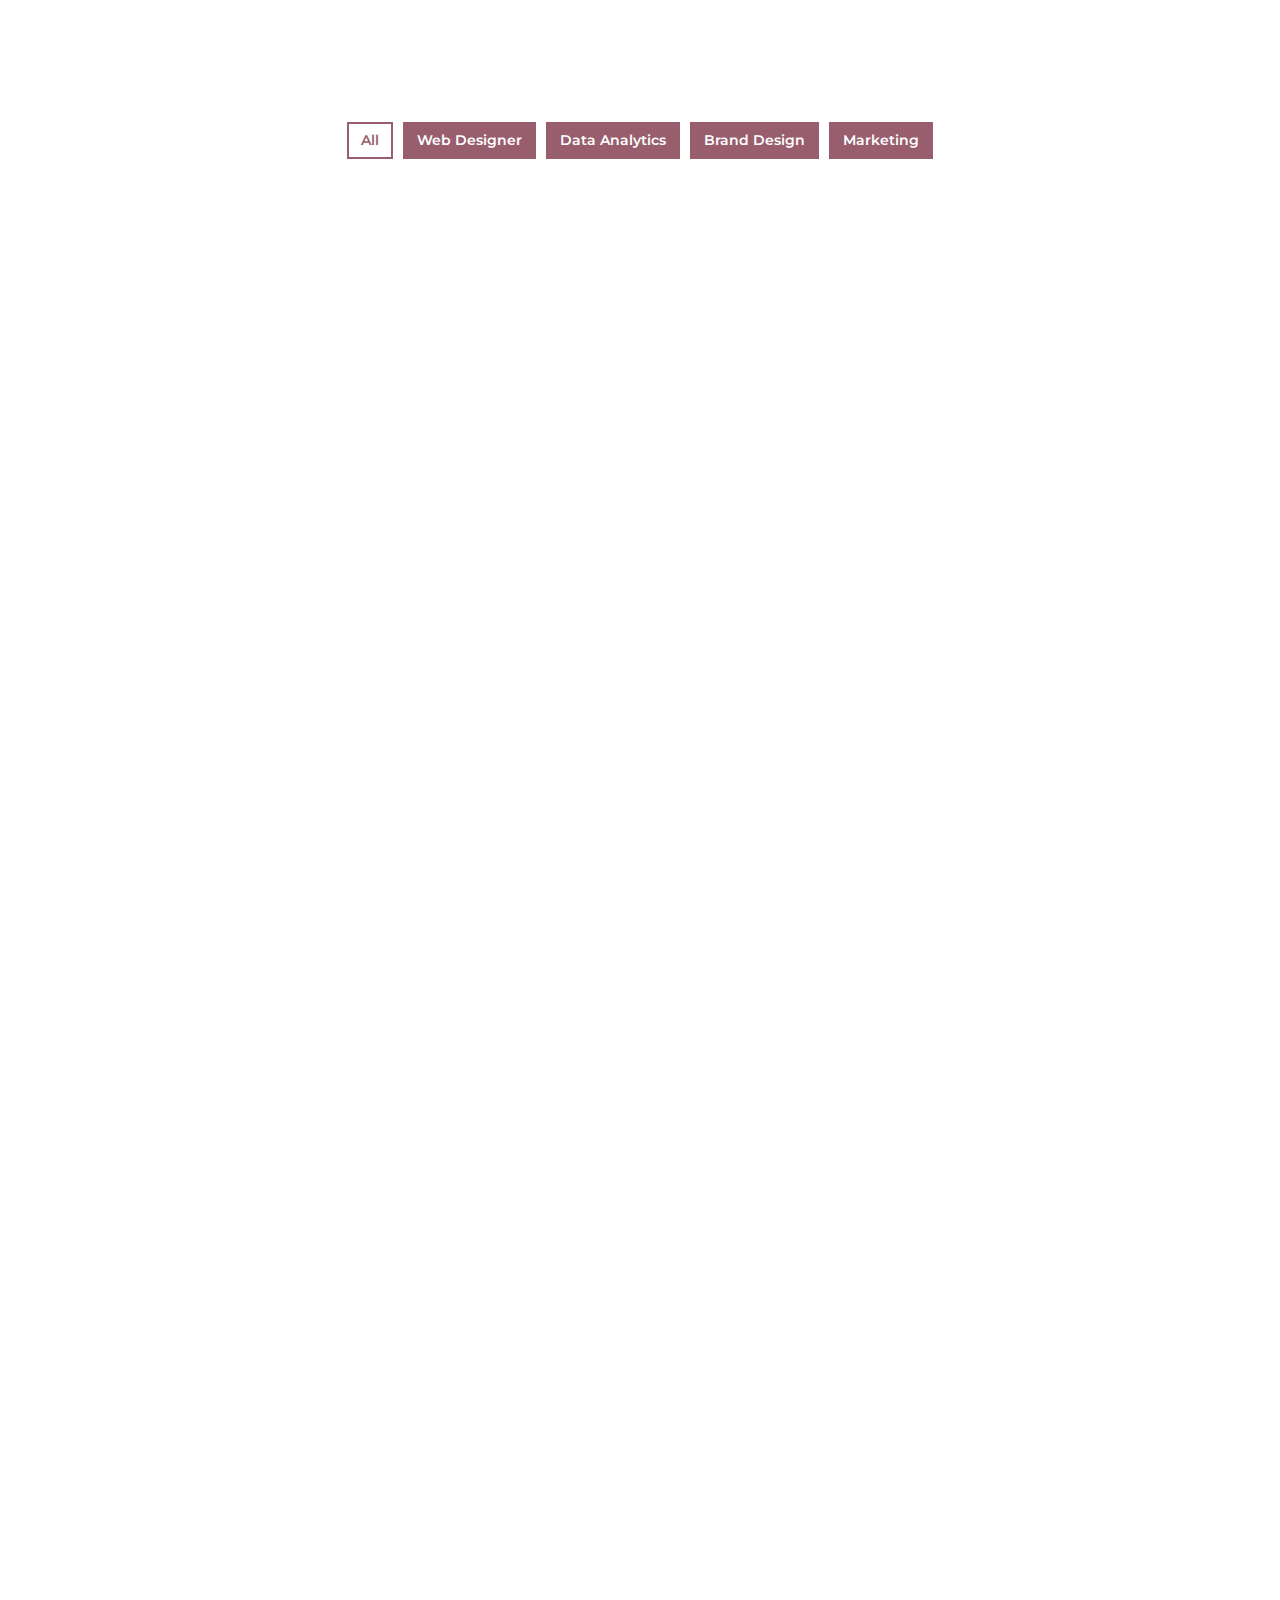
<file: en/index.html>
<!DOCTYPE html>
<html lang="en">
    <head>
        <meta charset="utf-8">
        <title>MichelAbello</title>
        <meta content="Website-MichelAbello" name="MichelAbello">
        
        <meta content="MichelAbello - Business Administrator" name="keywords">
        <meta content="Professional within his field of expertise. With extensive knowledge in design, programming and the administrative area." name="description">

        <!-- Favicon -->
        <link rel="icon" href="../img/icon.png">

        <!-- Google Font -->
        <link href="https://fonts.googleapis.com/css2?family=Montserrat:wght@300;400;500;600;700&display=swap" rel="stylesheet">

        <!-- CSS Libraries -->
        <link href="https://stackpath.bootstrapcdn.com/bootstrap/4.4.1/css/bootstrap.min.css" rel="stylesheet">
        <link href="https://cdnjs.cloudflare.com/ajax/libs/font-awesome/5.10.0/css/all.min.css" rel="stylesheet">
        <link href="../lib/animate/animate.min.css" rel="stylesheet">
        <link href="../lib/owlcarousel/assets/owl.carousel.min.css" rel="stylesheet">
        <link href="../lib/lightbox/css/lightbox.min.css" rel="stylesheet">

        <!-- Template Stylesheet -->
        <link href="../css/style.css" rel="stylesheet">
    </head>

    <body data-spy="scroll" data-target=".navbar" data-offset="51">

        <!-- checkbox Language -->
        <div class="Language">
            <span class="en">Spanish</span>
            <input type="checkbox" class="check" checked>
            <span class="es">English</span>
        </div>
         
        <!-- Nav Bar Start -->
        <div class="navbar navbar-expand-lg bg-light navbar-light">
            <div class="container-fluid">
                <a href="index.html" class="navbar-brand">
                    <div class="center-desk">
                        <div class="logo">
                           <a href="index.html"><img src="../img/logo.png"/></a>
                        </div>
                    </div>
                </a>
                <button type="button" class="navbar-toggler" data-toggle="collapse" data-target="#navbarCollapse">
                    <span class="navbar-toggler-icon"></span>
                </button>

                <div class="collapse navbar-collapse justify-content-between" id="navbarCollapse">
                    <div class="navbar-nav ml-auto">
                        <a href="#home" class="nav-item nav-link active">Home</a>
                        <a href="#about" class="nav-item nav-link">About</a>
                        <a href="#service" class="nav-item nav-link">Skills</a>
                        <a href="#experience" class="nav-item nav-link">Experience</a>
                        <a href="#portfolio" class="nav-item nav-link">Portfolio</a>
                        <a href="#contact" class="nav-item nav-link">Contact</a>
                        <a href="#blog" class="nav-item nav-link">Articles</a>
                        
                    </div>
                </div>
            </div>
        </div>
        <!-- Nav Bar End -->


        <!-- Hero Start -->
        <div class="hero" id="home">
            <div class="container-fluid">
                <div class="row align-items-center">
                    <div class="col-sm-12 col-md-6">
                        <div class="hero-content">
                            <div class="hero-text">
                                <p>I'm</p>
                                <h1>Michel Abello</h1>
                                <h2></h2>
                                <div class="typed-text">Web Developer, Business Administrator, Brand Developer, Data Analyst, Marketing Specialist</div>
                            </div>
                            <div class="hero-btn">
                                <a class="btn" href="#about">About Me</a>
                                <a class="btn" href="#contact">Contact Me</a>
                            </div>
                        </div>
                    </div>
                    <div class="col-sm-12 col-md-6 d-none d-md-block">
                        <div class="hero-image"></div>
                    </div>
                </div>
            </div>
        </div>
        <!-- Hero End -->


        <!-- About Start -->
        <div class="about wow fadeInUp" data-wow-delay="0.1s" id="about">
            <div class="container-fluid">
                <div class="row align-items-center">
                    <div class="col-lg-6">
                        <div class="about-img">
                            <img src="../img/about.jpeg" alt="Image">
                        </div>
                    </div>
                    <div class="col-lg-6">
                        <div class="about-content">
                            <div class="section-header text-left">
                                <p>ABOUT ME</p>
                                <h2>WHO AM I?</h2>
                            </div>
                            <div class="about-text">
                                <p>                                  
                                    Hello! I am Michel Abello, a business administrator; with extensive knowledge in brand design, programming 
                                    in web languages (HTML, CSS), and high-level languages (PYTHON, JS). In addition, I have experience in 
                                    digital marketing and data analysis. I am a versatile and flexible professional to new dynamics, in addition I am
                                     a very committed person within my field of expertise.
                                </p>
                            </div>
                            <div class="skills">
                                <div class="skill-name">
                                    <p>Office Suite</p><p>80%</p>
                                </div>
                                <div class="progress">
                                    <div class="progress-bar" role="progressbar" aria-valuenow="80" aria-valuemin="0" aria-valuemax="100"></div>
                                </div>
                                <div class="skill-name">
                                    <p>Adobe Suite</p><p>60%</p>
                                </div>
                                <div class="progress">
                                    <div class="progress-bar" role="progressbar" aria-valuenow="60" aria-valuemin="0" aria-valuemax="100"></div>
                                </div>
                                <div class="skill-name">
                                    <p>ProtgreSQL / MySQL</p><p>50%</p>
                                </div>
                                <div class="progress">
                                    <div class="progress-bar" role="progressbar" aria-valuenow="50" aria-valuemin="0" aria-valuemax="100"></div>
                                </div>
                                <div class="skill-name">
                                    <p>Python</p><p>60%</p>
                                </div>
                                <div class="progress">
                                    <div class="progress-bar" role="progressbar" aria-valuenow="60" aria-valuemin="0" aria-valuemax="100"></div>
                                </div>
                                <div class="skill-name">
                                    <p>HTML / CSS</p><p>60%</p>
                                </div>
                                <div class="progress">
                                    <div class="progress-bar" role="progressbar" aria-valuenow="60" aria-valuemin="0" aria-valuemax="100"></div>
                                </div>
                                <div class="skill-name">
                                    <p>Analysis with Power BI / Tableau</p><p>40%</p>
                                </div>
                                <div class="progress">
                                    <div class="progress-bar" role="progressbar" aria-valuenow="40" aria-valuemin="0" aria-valuemax="100"></div>
                                </div>
                            </div>
                        </div>
                    </div>
                </div>
            </div>
        </div>
        <!-- About End -->
        
        
        <!-- Service Start -->
        <div class="service" id="service">
            <div class="container">
                <div class="section-header text-center wow zoomIn" data-wow-delay="0.1s">
                    <p>What I do</p>
                    <h2>Skills in Detail</h2>
                </div>
                <div class="row">
                    <div class="col-lg-6 wow fadeInUp" data-wow-delay="0.0s">
                        <div class="service-item">
                            <div class="service-icon">
                                <i class="fa fa-laptop-code"></i>
                            </div>
                            <div class="service-text">
                                <h3>Office Suite</h3>
                                <p>
                                    Advanced management of PowerPoint, Excel, Word and Outlook tools. Within these 
                                    tools, I have knowledge of macros, pivot tables, template creation and document 
                                    optimization. In addition to intermediate handling of Access, Visio and Project 
                                    tools.
                                </p>
                            </div>
                        </div>
                    </div>
                    <div class="col-lg-6 wow fadeInUp" data-wow-delay="0.2s">
                        <div class="service-item">
                            <div class="service-icon">
                                <i class="fa fa-laptop-code"></i>
                            </div>
                            <div class="service-text">
                                <h3>Adobe Suite</h3>
                                <p>
                                    Intermediate handling of Adobe Photoshop, Adobe XD, and Illustrator tools. 
                                    Within these tools, I know the golden ratio, the handling of grids, and the 
                                    generation of UI prototypes. In addition to basic handling of InDesign, Premiere 
                                    Pro and Audition tools.
                                </p>
                            </div>
                        </div>
                    </div>
                    <div class="col-lg-6 wow fadeInUp" data-wow-delay="0.4s">
                        <div class="service-item">
                            <div class="service-icon">
                                <i class="fa fa-laptop-code"></i>
                            </div>
                            <div class="service-text">
                                <h3>PostgreSQL / MySQL</h3>
                                <p>
                                    Intermediate management of MySQL and PostgreSQL. Within these two SQL syntaxes, 
                                    I have knowledge in the generation of tables, database administration, constraint 
                                    management, creation of temporary tables and WITH.
                                </p>
                            </div>
                        </div>
                    </div>
                    <div class="col-lg-6 wow fadeInUp" data-wow-delay="0.6s">
                        <div class="service-item">
                            <div class="service-icon">
                                <i class="fa fa-laptop-code"></i>
                            </div>
                            <div class="service-text">
                                <h3>Python</h3>
                                <p>
                                    Intermediate command of the Python language. Within the syntax and libraries of 
                                    this language, I manage the libraries of Numpy, Matplotlib, Pandas, Tkinter for 
                                    the creation of graphical interfaces, pymysql and Turtle.
                                </p>
                            </div>
                        </div>
                    </div>
                    <div class="col-lg-6 wow fadeInUp" data-wow-delay="0.6s">
                        <div class="service-item">
                            <div class="service-icon">
                                <i class="fa fa-laptop-code"></i>
                            </div>
                            <div class="service-text">
                                <h3>HTML / CSS</h3>
                                <p>
                                    Intermediate use of HTML5 and CSS3 language. Knowledge in data structuring, 
                                    ideation and binding. In addition to the publication and maintenance of the web 
                                    through cPanel and the use of Java and Php as functional complements of the web.
                                </p>
                            </div>
                        </div>
                    </div>
                    <div class="col-lg-6 wow fadeInUp" data-wow-delay="0.6s">
                        <div class="service-item">
                            <div class="service-icon">
                                <i class="fa fa-laptop-code"></i>
                            </div>
                            <div class="service-text">
                                <h3>Analysis with Power BI / Tableau</h3>
                                <p>
                                    Intermediate use of the Power BI tool and basic use of Tableau. Within the two tools, 
                                    I have experience in generating dashboards, importing data, generating reports, 
                                    handling formulas and data filtering. 
                                </p>
                            </div>
                        </div>
                    </div>
                </div>
            </div>
        </div>
        <!-- Service End -->
        
        
         <!-- Experience Start -->
         <div class="experience" id="experience">
            <div class="container">
                <header class="section-header text-center wow zoomIn" data-wow-delay="0.1s">
                    <p>Resumen</p>
                    <h2>Experiencia Laboral</h2>
                </header>
                <div class="timeline">
                    <div class="timeline-item left wow slideInRigh" data-wow-delay="0.1s">
                        <div class="timeline-text">
                            <div class="timeline-date">January 2018 - September 2021</div>
                            <h2>Freelance</h2>
                            <h4>(Workana - Fiverr - Facebook Business - Freelancer)</h4>
                            <p>
                                As a freelance I worked in the area of ​​programming and web design,
                                as well as in the automation of processes through the use of macros
                                with VBA and Python. I did several different projects, mainly
                                individually, and through these projects consolidate more versatile skills in
                                the development of web applications and the optimization of workflows.
                            </p>
                            <p>
                                Within my management as a freelance perform:
                            </p>
                            <p>■ Development of custom websites using technologies such as HTML, CSS, JavaScript and PHP.</p>
                            <p>■ Implementation of content management systems (CMS) such as WordPress.</p>
                            <p>■ Create custom macros using Visual Basic for Applications (VBA) to automate repetitive tasks in Excel spreadsheets.</p>
                            <p>■ Development of scripts in Python to automate data extraction, transformation and loading processes.</p>
                            <p>■ Optimization of existing macros and scripts to improve efficiency and performance.</p>
                            <p>■ Integration of macros and scripts with other applications and systems to facilitate data transfer and communication.</p>
                        </div>
                    </div>          
                </div>
            </div>
        </div>
        <div class="experience" id="experience">
            <div class="container">
                <div class="timeline">
                    <div class="timeline-item right wow slideInRigh" data-wow-delay="0.1s">
                        <div class="timeline-text">
                            <div class="timeline-date">October 2021 - April 2022</div>
                            <h2>Professional internship - Social Services Subdirectorate</h2>
                            <h4>Colsubsidio. Bogotá, Colombia</h4>
                            <p>
                                During my internship, I was in charge of supplying the functions of the PQRSF 
                                analyst of the Recreation and Sports (RYD) - Hospitality and Tourism (HYT) 
                                businesses of the Colsubsidio customer service experience department. Among 
                                my main functions were:
                            </p>
                            <p>■ Carry out approaches with the UES about the experience of the users.</p>
                            <p>■ Carry out reports on volumetrics, quality of form and fund of the PQRSF 
                                of all the UES of RYD - HYT.</p>
                            <p>■ Resolution of user requests and management of proceedings received by 
                                the Family Subsidy Superintendency.</p>
                            <p>
                                Within my management I managed to increase by 15% the indicators of form 
                                and fund respectively within the RYD - HYT businesses. In addition to the 
                                automation of processes within the management of PQRSF and management 
                                internal with the UES.
                            </p>
                        </div>
                    </div>          
                </div>
            </div>
        </div>
        <div class="experience" id="experience">
            <div class="container">
                <div class="timeline">
                    <div class="timeline-item left wow slideInRigh" data-wow-delay="0.1s">
                        <div class="timeline-text">
                            <div class="timeline-date">January  2023 - At the moment</div>
                            <h2>Report Analyst</h2>
                            <h4>Teleperformance. Bogotá, Colombia</h4>
                            <p>
                                Within my main functions as an analyst, I have worked with SQL, Python and advanced Excel, for the analysis of crude oil.
                                of information from various campaigns for the development of comprehensive analysis, which allows us to present a more visual
                                clear for all areas of the operation and influence within the operation. My experience in handling these tools
                                has allowed me to extract data from various sources and databases, and use cleansing, transformation and loading techniques
                                data to develop accurate and useful reports for business decision making.
                            </p>
                            <p>
                                Among my main contributions so far have focused on creating macros that allow verification
                                Automatic load importers and load data verifiers. In addition to generating small tools of
                                management that allow the sending of mail and cleaning of crude oil for its corresponding export to routes.
                            </p>
                        </div>
                    </div>          
                </div>
            </div>
        </div>
        <!-- Job Experience End -->
        
        <!-- Portfolio Start -->
        <div class="portfolio" id="portfolio">
            <div class="container">
                <div class="section-header text-center wow zoomIn" data-wow-delay="0.1s">
                    <p>My Portfolio</p>
                    <h2>Portfolio of Works</h2>
                </div>
                <div class="row">
                    <div class="col-12">
                        <ul id="portfolio-filter">
                            <li data-filter="*" class="filter-active">All</li>
                            <li data-filter=".filter-1">Web Designer</li>
                            <li data-filter=".filter-2">Data Analytics</li>
                            <li data-filter=".filter-3">Brand Design</li>
                            <li data-filter=".filter-4">Marketing</li>
                        </ul>
                    </div>
                </div>
                <div class="row portfolio-container">
                    <div class="col-lg-4 col-md-6 col-sm-12 portfolio-item filter-1 wow fadeInUp" data-wow-delay="0.0s">
                        <div class="portfolio-wrap">
                            <div class="portfolio-img">
                                <img src="../img/WebEcobambu.png" alt="Image">
                            </div>
                            <div class="portfolio-text">
                                <h3>Aseo Eco Bambu</h3>
                                <a class="btn" href="../WebEcoBambu.html">+</a>
                            </div>
                        </div>
                    </div>
                    <div class="col-lg-4 col-md-6 col-sm-12 portfolio-item filter-4 filter-2 wow fadeInUp" data-wow-delay="0.2s">
                        <div class="portfolio-wrap">
                            <div class="portfolio-img">
                                <img src="../img/P&G view.png" alt="Image">
                            </div>
                            <div class="portfolio-text">
                                <h3>P&G CEO Challenge 2021</h3>
                                <a class="btn" href="https://youtu.be/arJumu5RNh0">+</a>
                            </div>
                        </div>
                    </div>
                    <div class="col-lg-4 col-md-6 col-sm-12 portfolio-item filter-2 wow fadeInUp" data-wow-delay="0.4s">
                        <div class="portfolio-wrap">
                            <div class="portfolio-img">
                                <img src="../img/Portafolio de Inversiones view.png" alt="Image">
                            </div>
                            <div class="portfolio-text">
                                <h3>Stock Portfolio</h3>
                                <a class="btn" href="../img/mantenimiento.png" data-lightbox="portfolio">+</a>
                            </div>
                        </div>
                    </div>
                    <div class="col-lg-4 col-md-6 col-sm-12 portfolio-item filter-1 wow fadeInUp" data-wow-delay="0.6s">
                        <div class="portfolio-wrap">
                            <div class="portfolio-img">
                                <img src="../img/Wissen.png" alt="Image">
                            </div>
                            <div class="portfolio-text">
                                <h3>Wissen</h3>
                                <a class="btn" href="../Wissen.html">+</a>
                            </div>
                        </div>
                    </div>
                    <div class="col-lg-4 col-md-6 col-sm-12 portfolio-item filter-3 wow fadeInUp" data-wow-delay="0.8s">
                        <div class="portfolio-wrap">
                            <div class="portfolio-img">
                                <img src="../img/Aseo Ecobambu view.png" alt="Image">
                            </div>
                            <div class="portfolio-text">
                                <h3>Aseo Eco Bambu</h3>
                                <a class="btn" href="../EcoBambu.html">+</a>
                            </div>
                        </div>
                    </div>
                    <div class="col-lg-4 col-md-6 col-sm-12 portfolio-item filter-2 wow fadeInUp" data-wow-delay="1s">
                        <div class="portfolio-wrap">
                            <div class="portfolio-img">
                                <img src="../img/Data_Viewer.png" alt="Image">
                            </div>
                            <div class="portfolio-text">
                                <h3>Data Viewer</h3>
                                <a class="btn" href="../Data Viewer.html">+</a>
                            </div>
                        </div>
                    </div>
                    <div class="col-lg-4 col-md-6 col-sm-12 portfolio-item filter-2 wow fadeInUp" data-wow-delay="1.2s">
                        <div class="portfolio-wrap">
                            <div class="portfolio-img">
                                <img src="../img/Teleperformance.png" alt="Image">
                            </div>
                            <div class="portfolio-text">
                                <h3>Teleperformance Analysis</h3>
                                <a class="btn" href="../Analisis TP.html">+</a>
                            </div>
                        </div>
                    </div>
                </div>
            </div>
        </div>
        <!-- Portfolio End -->
        
        <!-- Contact Start -->
        <div class="contact wow fadeInUp" data-wow-delay="0.1s" id="contact">
            <div class="container-fluid">
                <div class="container">
                    <div class="row align-items-center">
                        <div class="col-md-4"></div>
                        <div class="banner wow zoomIn" data-wow-delay="0.1s">
                            <div class="container">
                                <div class="section-header text-center">
                                    <img src="../img/contacto.png" alt="Image">
                                    <h2>You can <span>contact </span>at </h2>
                                </div>
                                <div class="container banner-text">
                                    <p>
                                        LinkedIn as Michel Enrique Abello Betancourt. If you want to talk in more detail about my skills or want to know more about my work; I leave at your disposal, the direct link to my profile where you can contact me.
                                    </p>
                                    <a class="btn" href="https://www.linkedin.com/in/michel-abello/">Contact </a>
                                </div>
                            </div>
                        </div>
                    </div>
                </div>
            </div>
        </div>
        <!-- Contact End -->


        <!-- Blog Start -->
        <div class="blog" id="blog">
            <div class="container">
                <div class="section-header text-center wow zoomIn" data-wow-delay="0.1s">
                    <p>PUBLICATIONS</p>
                    <h2>Latest Articles</h2>
                </div>
                <div class="row">
                    <div class="col-lg-6">
                        <div class="blog-item wow fadeInUp" data-wow-delay="0.1s">
                            <div class="blog-img">
                                <img src="../img/Articles.1.png" alt="Blog">
                            </div>
                            <div class="blog-text">
                                <h2>Electronic commerce and its relationship with the total sales of commercial retail companies in Colombia: an analysis of their economic activity between 2013 and 2017</h2>
                                <div class="blog-meta">
                                    <p><i class="far fa-user"></i>Michel Abello, Juan Corrales</p>
                                    <p><i class="far fa-list-alt"></i>E-commerce</p>
                                    <p><i class="far fa-calendar-alt"></i>07-Ago-2020</p>
                                </div>
                                <p>
                                    Electronic commerce (EC) has become a topic of interest to the academic 
                                    community and business. Many studies have been carried out around the 
                                    world studying the way in which created, its adoption, its influence on 
                                    indicators financial, and the way in which the GDP of a country can be 
                                    affected, among others. However, I don't know has been found literature 
                                    that presents the relationship between operating sales and total sales 
                                    in digital commerce carried out in accordance with the retail economic 
                                    activity in Colombia.
                                </p>
                                <p>
                                    That is why this document has an objective to determine the correlation 
                                    between sales total and sales developed through e-commerce to determine 
                                    the status and to be able to apply strategies that allow sustainable 
                                    business development from an approach digital.
                                </p>
                                <a class="btn" href="https://drive.google.com/file/d/12zLlEPNNl6_WxaWNwXSkPoqoHo5rOhWj/view?usp=sharing">Read More  <i class="fa fa-angle-right"></i></a>
                            </div>
                        </div>
                    </div>
                </div>
            </div>
        </div>
        <!-- Blog End -->


        <!-- Footer Start -->
        <div class="footer wow fadeIn" data-wow-delay="0.3s">
            <div class="container-fluid">
                <div class="container">
                    <div class="footer-info">
                        <img src="../img/banner end.png"/>
                        <div class="footer-menu">
                        </div>
                        <div class="footer-social">
                            <a href="https://www.behance.net/gallery/142669769/Personal-Branding"><i class="fab fa-behance"></i></a>
                            <a href="https://www.linkedin.com/in/michel-abello/"><i class="fab fa-linkedin-in"></i></a>
                            <a href="https://github.com/MichelAbello78"><i class="fab fa-github"></i></a>
                        </div>
                    </div>
                </div>
                <div class="container copyright">
                    <p>&copy; <a href="#">Michel Abello</a>, All Right Reserved | Designed By Michel.A</a></p>
                </div>
            </div>
        </div>
        <!-- Footer End -->
        
        
        <!-- Back to top button -->
        <a href="#" class="btn back-to-top"><i class="fa fa-chevron-up"></i></a>
        
        
        <!-- Pre Loader -->
        <div id="loader" class="show">
            <div class="loader"></div>
        </div>

        
        <!-- JavaScript Libraries -->
        <script src="https://code.jquery.com/jquery-3.4.1.min.js"></script>
        <script src="https://stackpath.bootstrapcdn.com/bootstrap/4.4.1/js/bootstrap.bundle.min.js"></script>
        <script src="../lib/easing/easing.min.js"></script>
        <script src="../lib/wow/wow.min.js"></script>
        <script src="../lib/waypoints/waypoints.min.js"></script>
        <script src="../lib/typed/typed.min.js"></script>
        <script src="../lib/owlcarousel/owl.carousel.min.js"></script>
        <script src="../lib/isotope/isotope.pkgd.min.js"></script>
        <script src="../lib/lightbox/js/lightbox.min.js"></script>
        
        <!-- Template Javascript -->
        <script src="../js/main.js"></script>
        <!-- Lenguage Javascript -->
        <script src="../js/language.js"></script>
    </body>
</html>
</file>
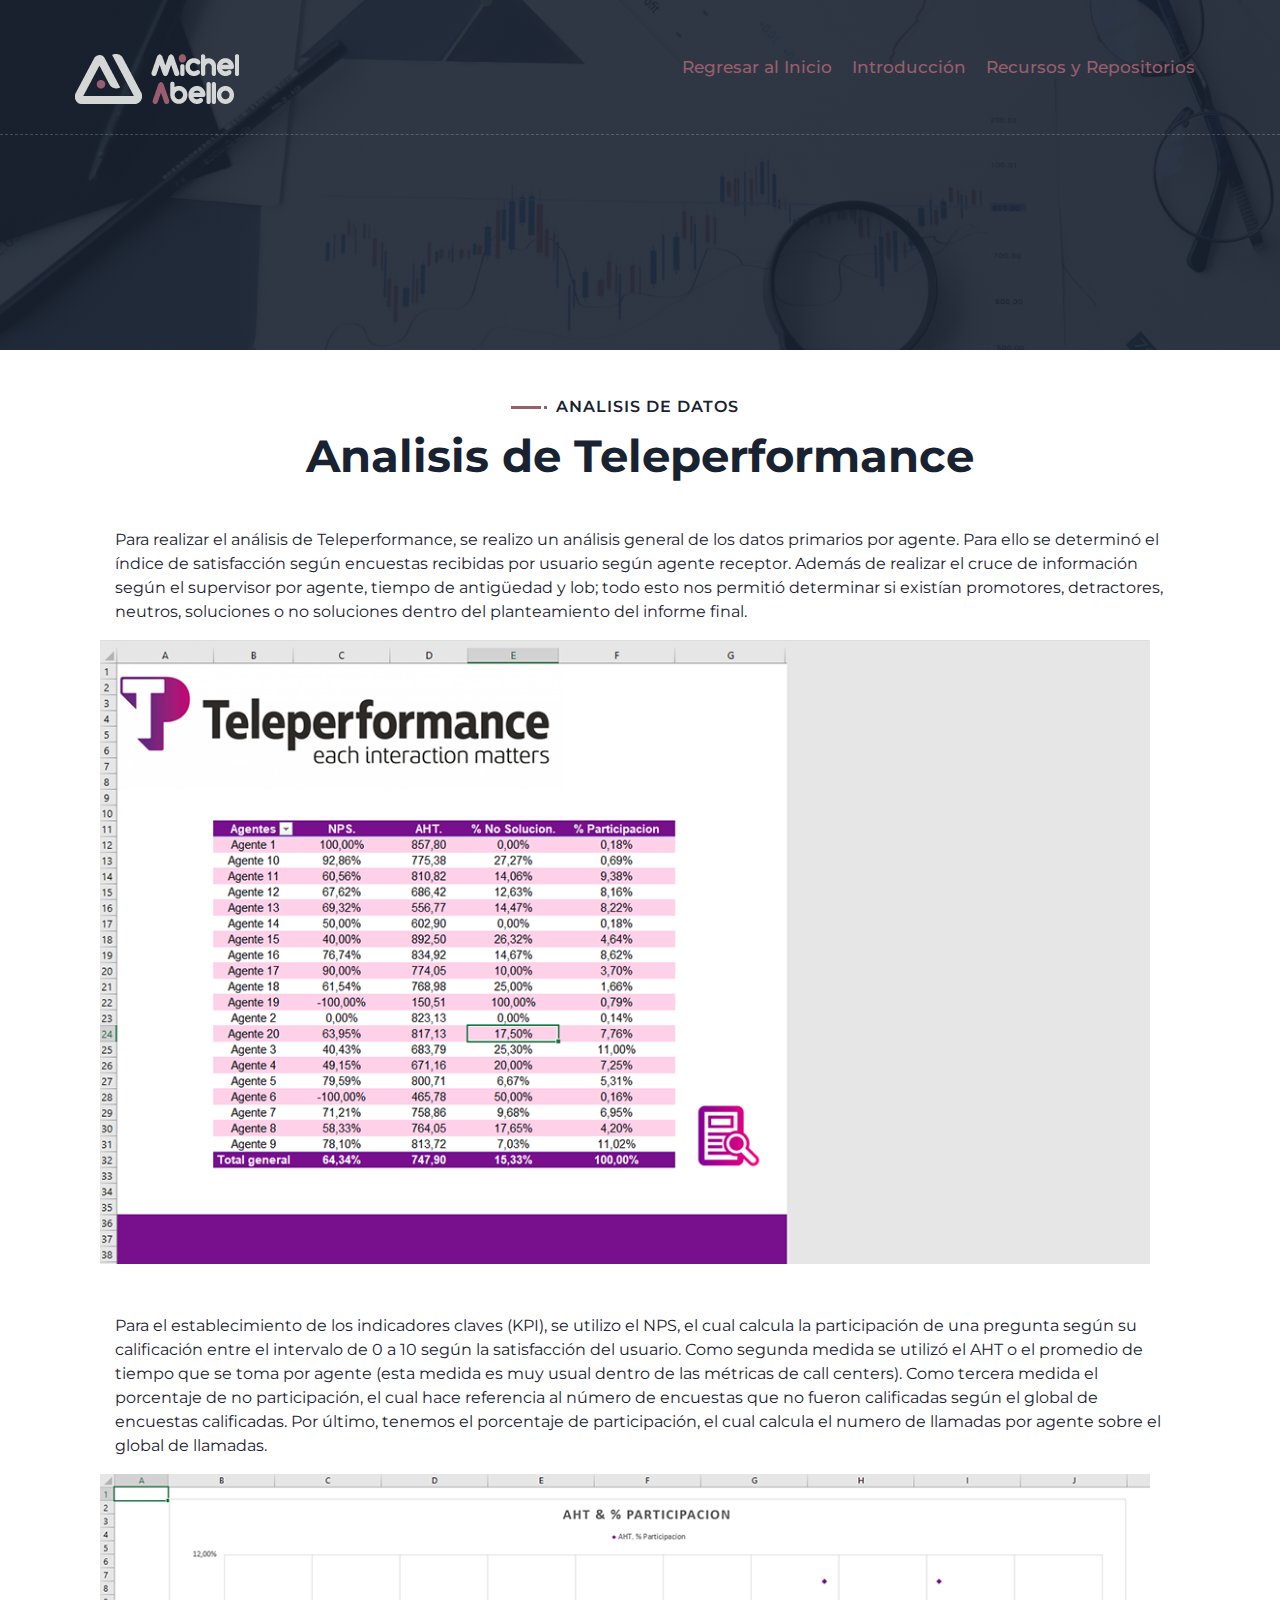
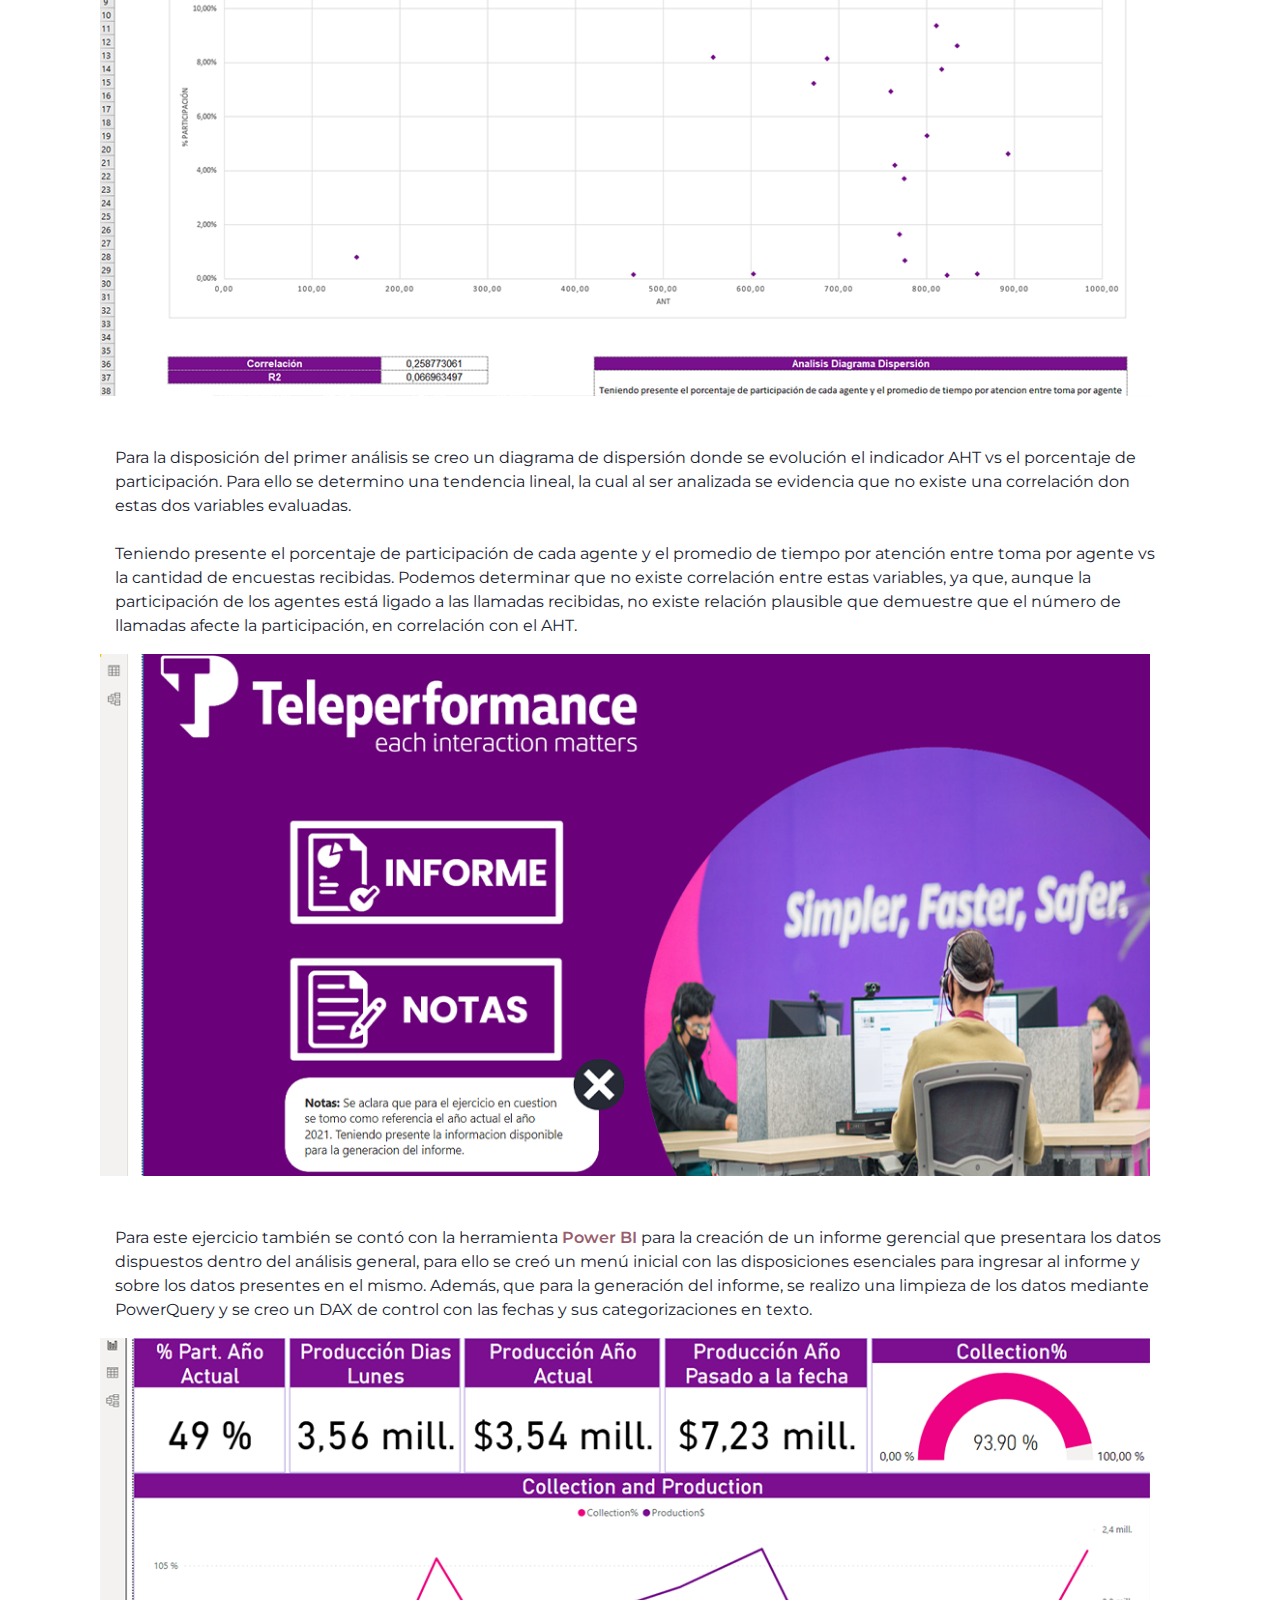
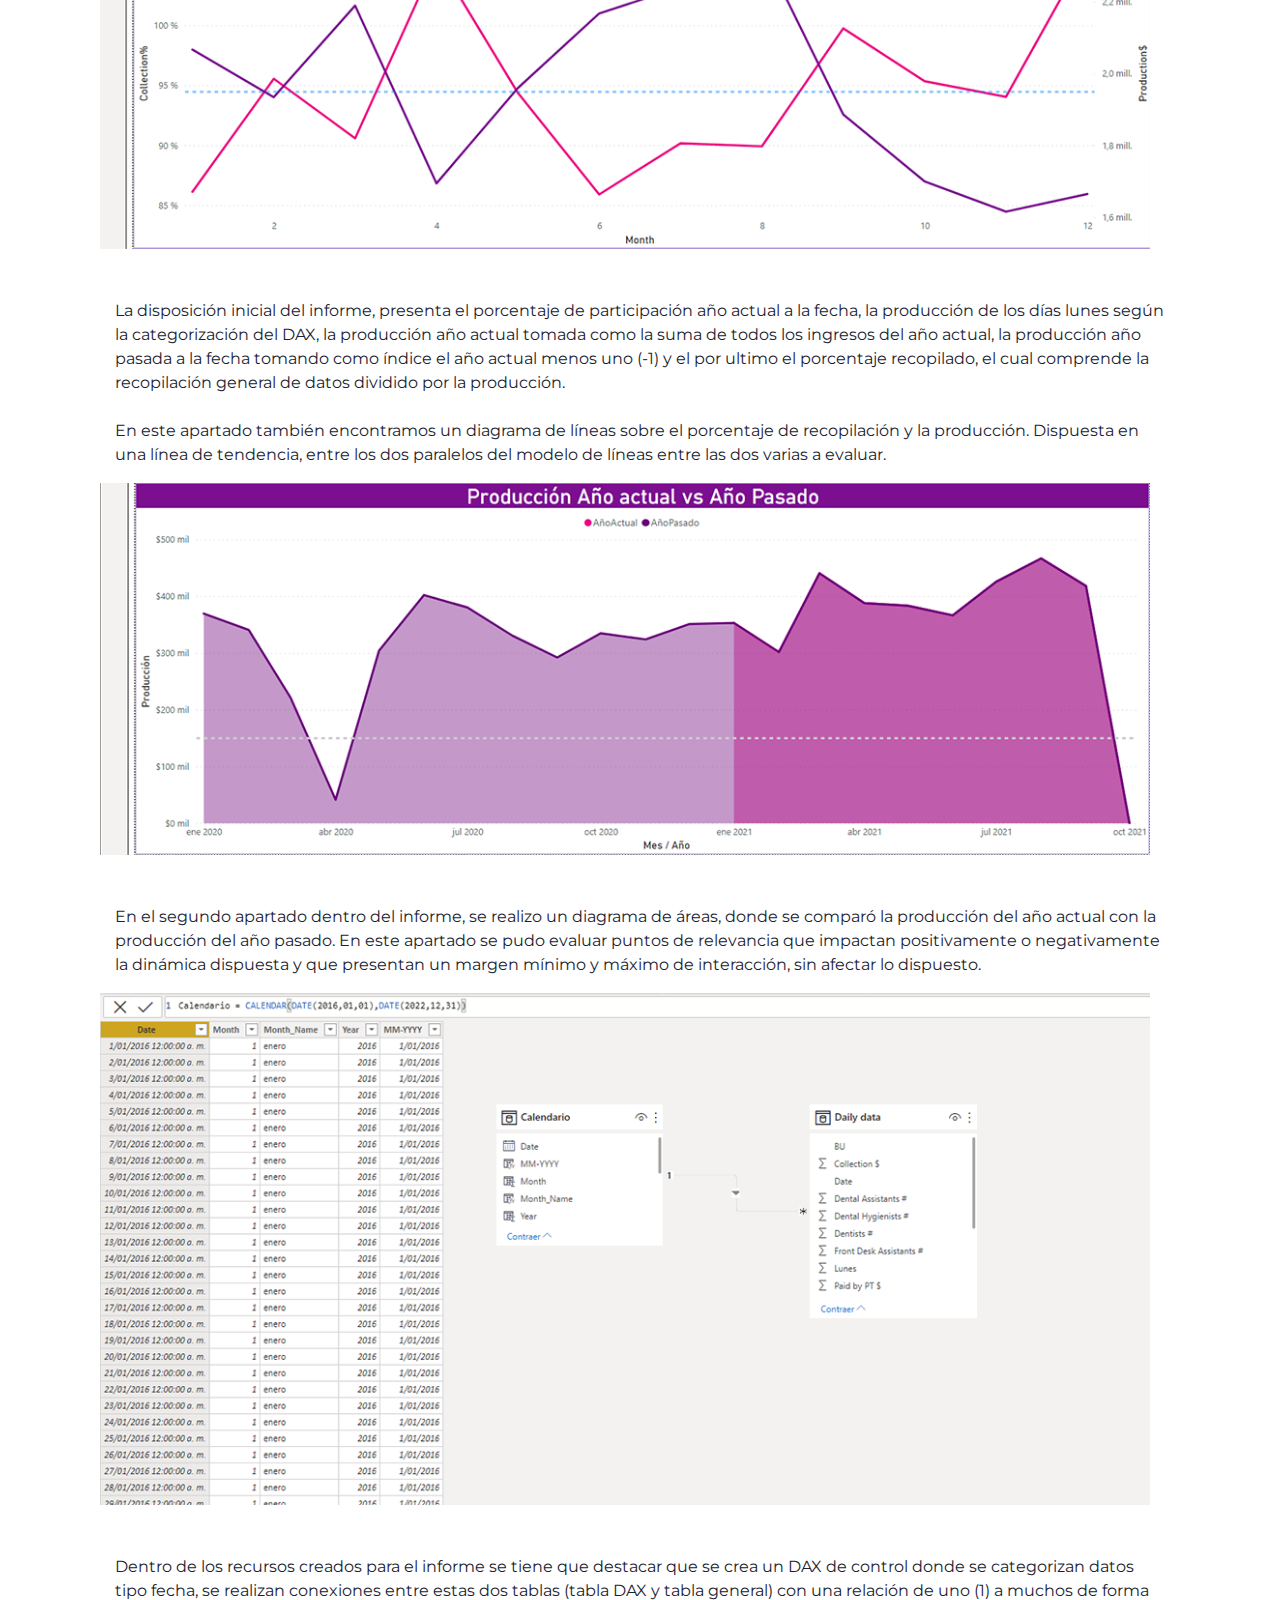
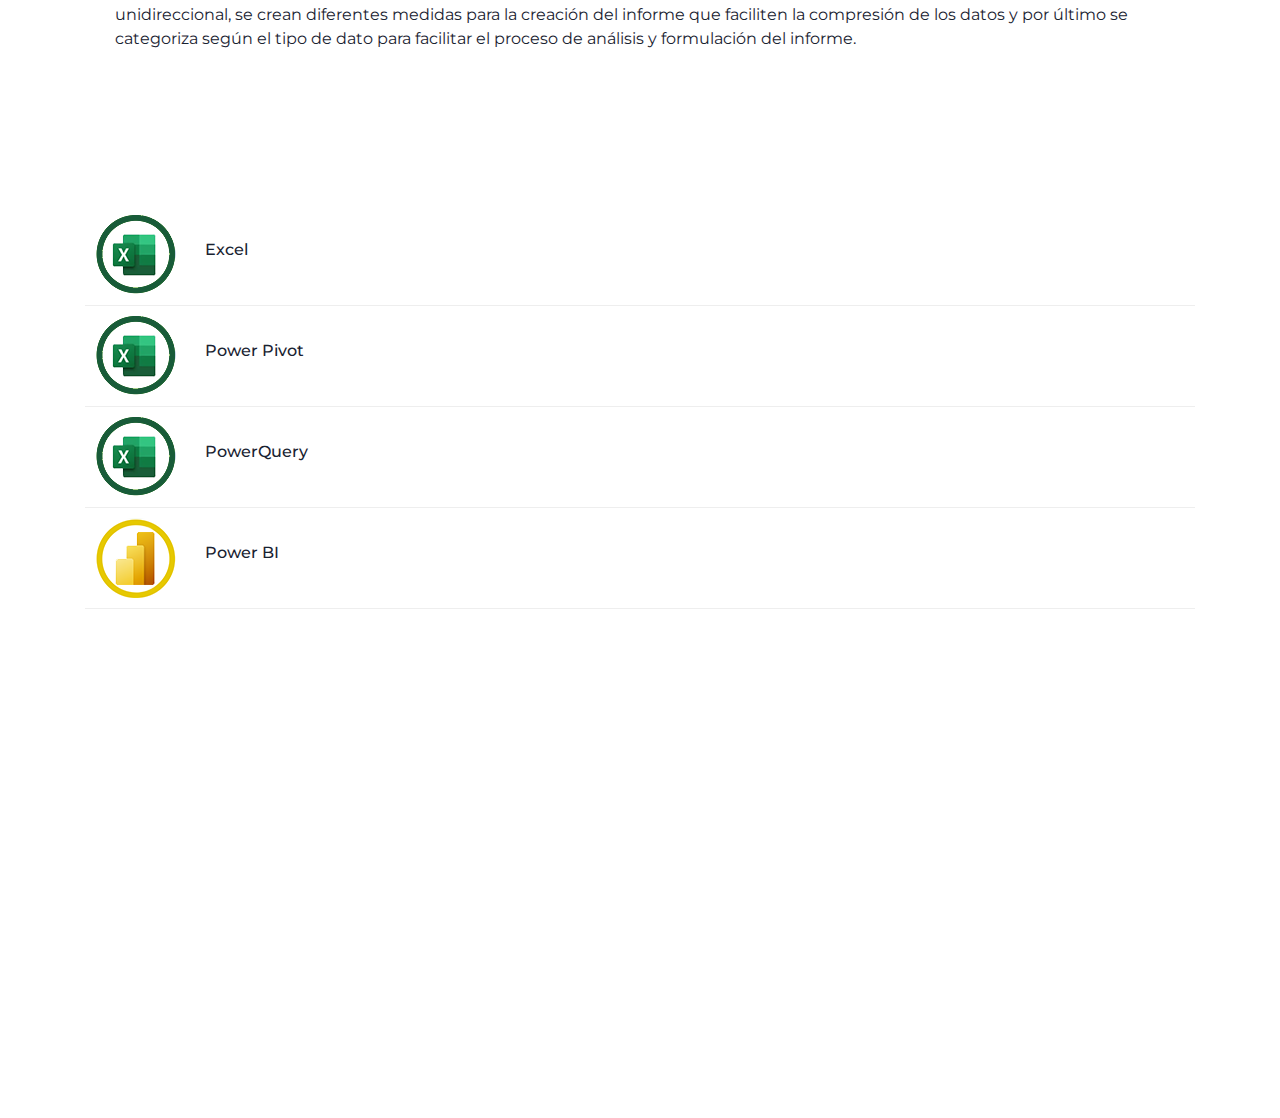
<file: Analisis TP.html>
<!DOCTYPE html>
<html lang="es">
    <head>
        <meta charset="utf-8">
        <title>MichelAbello</title>
        <meta content="Website-MichelAbello" name="MichelAbello">
        
        <meta content="MichelAbello - Business Administrator" name="keywords">
        <meta content="Professional within his field of expertise. With extensive knowledge in design, programming and the administrative area." name="description">

        <!-- Favicon -->
        <link rel="icon" href="img/icon.png">

        <!-- Google Font -->
        <link href="https://fonts.googleapis.com/css2?family=Montserrat:wght@300;400;500;600;700&display=swap" rel="stylesheet">

        <!-- CSS Libraries -->
        <link href="https://stackpath.bootstrapcdn.com/bootstrap/4.4.1/css/bootstrap.min.css" rel="stylesheet">
        <link href="https://cdnjs.cloudflare.com/ajax/libs/font-awesome/5.10.0/css/all.min.css" rel="stylesheet">
        <link href="lib/animate/animate.min.css" rel="stylesheet">
        <link href="lib/owlcarousel/assets/owl.carousel.min.css" rel="stylesheet">
        <link href="lib/lightbox/css/lightbox.min.css" rel="stylesheet">

        <!-- Template Stylesheet -->
        <link href="css/style.css" rel="stylesheet">
    </head>

    <body data-spy="scroll" data-target=".navbar" data-offset="51">

        <!-- checkbox Language -->

        <!--<div class="Language">
            <span class="en">Español</span>
            <input type="checkbox" class="check">
            <span class="es">Ingles</span>
        </div>-->

        <!-- Nav Bar Start -->
        <div class="navbar navbar-expand-lg bg-light navbar-light">
            <div class="container-fluid">
                <a href="index.html" class="navbar-brand">
                    <div class="center-desk">
                        <div class="logo">
                           <a href="index.html"><img src="img/logo.png"/></a>
                        </div>
                    </div>
                </a>
                <button type="button" class="navbar-toggler" data-toggle="collapse" data-target="#navbarCollapse">
                    <span class="navbar-toggler-icon"></span>
                </button>

                <div class="collapse navbar-collapse justify-content-between" id="navbarCollapse">
                    <div class="navbar-nav ml-auto">
                        <a href="index.html" class="nav-item nav-link active">Regresar al Inicio</a>
                        <a href="#portfolio_start" class="nav-item nav-link active">Introducción</a>
                        <a href="#portfolio_end" class="nav-item nav-link active">Recursos y Repositorios</a>
                    </div>
                </div>
            </div>
        </div>
        <!-- Nav Bar End -->

        <!-- Deko Start -->
        <div class="Omega" id="home">
            <div class="container-fluid">
                <div class="hero-image-Ecobambu"></div>
            </div>
        </div>
        <!-- Deko End -->
        
        <!-- Ecobambu_Wed Start -->
        <div class="portfolio_start" id="portfolio_start">
        <div class="container">
            <div class="section-header text-center wow zoomIn" data-wow-delay="0.1s">
                <p>Analisis de datos</p>
                <h2>Analisis de Teleperformance</h2>
            </div>
                <div class="container">
                    <div class="container banner-text">
                        <p>
                            Para realizar el análisis de Teleperformance, se realizo un análisis general de los datos primarios por agente. 
                            Para ello se determinó el índice de satisfacción según encuestas recibidas por usuario según agente receptor. 
                            Además de realizar el cruce de información según el supervisor por agente, tiempo de antigüedad y lob; todo esto 
                            nos permitió determinar si existían promotores, detractores, neutros, soluciones o no soluciones dentro del 
                            planteamiento del informe final.
                        </p>
                        <div class="home_Eco_banner">
                            <div class="row h_item">
                                <div class="bar_img">
                                    <img class="img-fluid" src="img/inicio_tp.png" alt="">
                                </div>
                            </div>
                            <div class="ContDip">
								<p>
                                    Para el establecimiento de los indicadores claves (KPI), se utilizo el NPS, el cual calcula la participación de 
                                    una pregunta según su calificación entre el intervalo de 0 a 10 según la satisfacción del usuario. Como segunda 
                                    medida se utilizó el AHT o el promedio de tiempo que se toma por agente (esta medida es muy usual dentro de las 
                                    métricas de call centers). Como tercera medida el porcentaje de no participación, el cual hace referencia al 
                                    número de encuestas que no fueron calificadas según el global de encuestas calificadas. Por último, tenemos el 
                                    porcentaje de participación, el cual calcula el numero de llamadas por agente sobre el global de llamadas.
                                </p>
							</div>
                            <div class="row h_item">
                                <div class="bar_img">
                                    <img class="img-fluid" src="img/inicio_tp1.png" alt="">
                                </div>
                            </div>
                            <div class="ContDip">
								<p>
                                    Para la disposición del primer análisis se creo un diagrama de dispersión donde se evolución el indicador AHT 
                                    vs el porcentaje de participación. Para ello se determino una tendencia lineal, la cual al ser analizada se 
                                    evidencia que no existe una correlación don estas dos variables evaluadas.
                                    <br></br>
                                    Teniendo presente el porcentaje de participación de cada agente y el promedio de tiempo por atención entre toma 
                                    por agente vs la cantidad de encuestas recibidas. Podemos determinar que no existe correlación entre estas 
                                    variables, ya que, aunque la participación de los agentes está ligado a las llamadas recibidas, no existe relación 
                                    plausible que demuestre que el número de llamadas afecte la participación, en correlación con el AHT.
                                </p>
							</div>
                            <div class="row h_item">
                                <div class="bar_img">
                                    <img class="img-fluid" src="img/inicio_tp2.png" alt="">
                                </div>
                            </div>
                            <div class="ContDip">
								<p>
                                    Para este ejercicio también se contó con la herramienta <a class="inter" href="https://powerbi.microsoft.com/es-es/"> Power BI</a> para la creación de un informe gerencial que 
                                    presentara los datos dispuestos dentro del análisis general, para ello se creó un menú inicial con las disposiciones 
                                    esenciales para ingresar al informe y sobre los datos presentes en el mismo. Además, que para la generación del informe, 
                                    se realizo una limpieza de los datos mediante PowerQuery y se creo un DAX de control con las fechas y sus categorizaciones 
                                    en texto.
                                </p>
							</div>
                            <div class="row h_item">
                                <div class="bar_img">
                                    <img class="img-fluid" src="img/inicio_tp3.png" alt="">
                                </div>
                            </div>
                            <div class="ContDip">
								<p>
                                    La disposición inicial del informe, presenta el porcentaje de participación año actual a la fecha, la producción de
                                     los días lunes según la categorización del DAX, la producción año actual tomada como la suma de todos los ingresos 
                                     del año actual, la producción año pasada a la fecha tomando como índice el año actual menos uno (-1) y el por ultimo 
                                     el porcentaje recopilado, el cual comprende la recopilación general de datos dividido por la producción.
                                    <br></br>
                                    En este apartado también encontramos un diagrama de líneas sobre el porcentaje de recopilación y la producción. Dispuesta 
                                    en una línea de tendencia, entre los dos paralelos del modelo de líneas entre las dos varias a evaluar.
                                </p>
							</div>
                            <div class="row h_item">
                                <div class="bar_img">
                                    <img class="img-fluid" src="img/inicio_tp4.png" alt="">
                                </div>
                            </div>
                            <div class="ContDip">
								<p>
                                    En el segundo apartado dentro del informe, se realizo un diagrama de áreas, donde se comparó la producción del año actual 
                                    con la producción del año pasado. En este apartado se pudo evaluar puntos de relevancia que impactan positivamente o negativamente 
                                    la dinámica dispuesta y que presentan un margen mínimo y máximo de interacción, sin afectar lo dispuesto. 
                                </p>
							</div>
                            <div class="row h_item">
                                <div class="bar_img">
                                    <img class="img-fluid" src="img/inicio_tp5.png" alt="">
                                </div>
                            </div>
                            <div class="ContDip">
								<p>
                                    Dentro de los recursos creados para el informe se tiene que destacar que se crea un DAX de control donde se categorizan datos tipo 
                                    fecha, se realizan conexiones entre estas dos tablas (tabla DAX y tabla general) con una relación de uno (1) a muchos de 
                                    forma unidireccional, se crean diferentes medidas para la creación del informe que faciliten la compresión de los datos y por último 
                                    se categoriza según el tipo de dato para facilitar el proceso de análisis y formulación del informe.
                                </p>
							</div>   
        			    </div>
                    </div>
                </div>
            </div>
        </div>
        <!-- Ecobambu_Wed End -->

        <div class="portfolio_end" id="portfolio_end">
            <div class="container">
                <div class="section-header text-center wow zoomIn" data-wow-delay="0.1s">
                    <p>Recursos y Repositorios</p>
                    <h2>Herramientas Utilizadas</h2>
                </div>
                <div class="single-list flex-row d-flex">
                    <div class="obj">
                        <img src="img/Excel.png" alt="">
                    </div>
                    <div class="text-p-end">
                        <h6>
                            Excel
                        </h6>
                    </div>
                </div>
                <div class="single-list flex-row d-flex">
                    <div class="obj">
                        <img src="img/Excel.png" alt="">
                    </div>
                    <div class="text-p-end">
                        <h6>
                            Power Pivot                   
                        </h6>
                    </div>
                </div>
                <div class="single-list flex-row d-flex">
                    <div class="obj">
                        <img src="img/Excel.png" alt="">
                    </div>
                    <div class="text-p-end">
                        <h6>
                            PowerQuery                      
                        </h6>
                    </div>
                </div>
                <div class="single-list flex-row d-flex">
                    <div class="obj">
                        <img src="img/PowerBI.png" alt="">
                    </div>
                    <div class="text-p-end">
                        <h6>
                            Power BI                    
                        </h6>
                    </div>
                </div>
            </div>
        </div>

        <!-- Links Start -->
        <div class="links" id="links">
            <div class="section-header text-center wow zoomIn" data-wow-delay="0.1s">
                <!-- <a class="btn" href="https://www.behance.net/gallery/111868529/Ase-Eco-bambu">Vista </a>-->
            </div>
        </div>
        <!-- Links End -->

        <!-- Footer Start -->
        <div class="footer wow fadeIn" data-wow-delay="0.3s">
            <div class="container-fluid">
                <div class="container">
                    <div class="footer-info">
                        <img src="img/banner end.png"/>
                        <div class="footer-menu">
                        </div>
                        <div class="footer-social">
                            <a href="https://www.behance.net/gallery/142669769/Personal-Branding"><i class="fab fa-behance"></i></a>
                            <a href="https://www.linkedin.com/in/michel-abello/"><i class="fab fa-linkedin-in"></i></a>
                            <a href="https://github.com/MichelAbello78"><i class="fab fa-github"></i></a>
                        </div>
                    </div>
                </div>
                <div class="container copyright">
                    <p>&copy; <a href="#">Michel Abello</a>, Todos los derechos reservados | Diseñado por Michel.A</a></p>
                </div>
            </div>
        </div>
        <!-- Footer End -->
        
        
        <!-- Back to top button -->
        <a href="#" class="btn back-to-top"><i class="fa fa-chevron-up"></i></a>
        
        
        <!-- Pre Loader -->
        <div id="loader" class="show">
            <div class="loader"></div>
        </div>

        
        <!-- JavaScript Libraries -->
        <script src="https://code.jquery.com/jquery-3.4.1.min.js"></script>
        <script src="https://stackpath.bootstrapcdn.com/bootstrap/4.4.1/js/bootstrap.bundle.min.js"></script>
        <script src="lib/easing/easing.min.js"></script>
        <script src="lib/wow/wow.min.js"></script>
        <script src="lib/waypoints/waypoints.min.js"></script>
        <script src="lib/typed/typed.min.js"></script>
        <script src="lib/owlcarousel/owl.carousel.min.js"></script>
        <script src="lib/isotope/isotope.pkgd.min.js"></script>
        <script src="lib/lightbox/js/lightbox.min.js"></script>
        
        <!-- Template Javascript -->
        <script src="js/main.js"></script>
        <!-- Lenguage Javascript -->
        <script src="js/language.js"></script>
    </body>
</html>
</file>
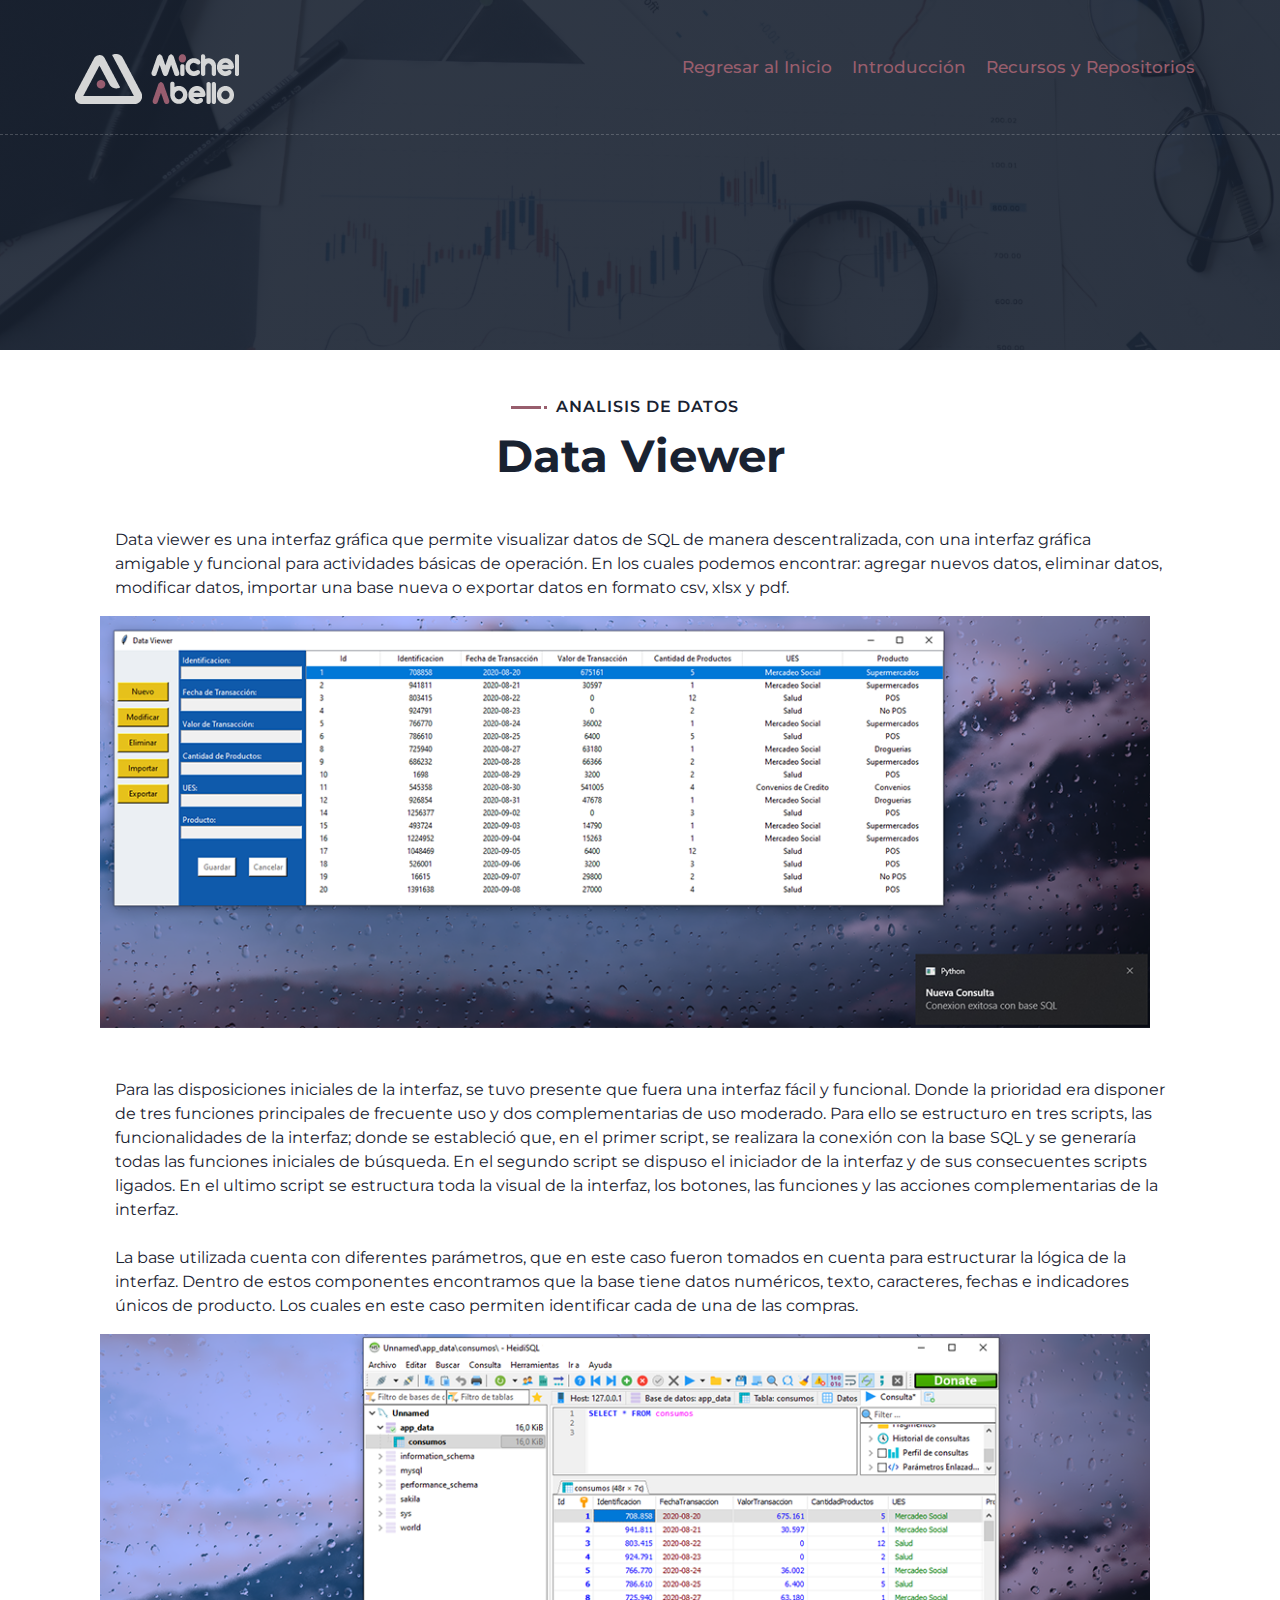
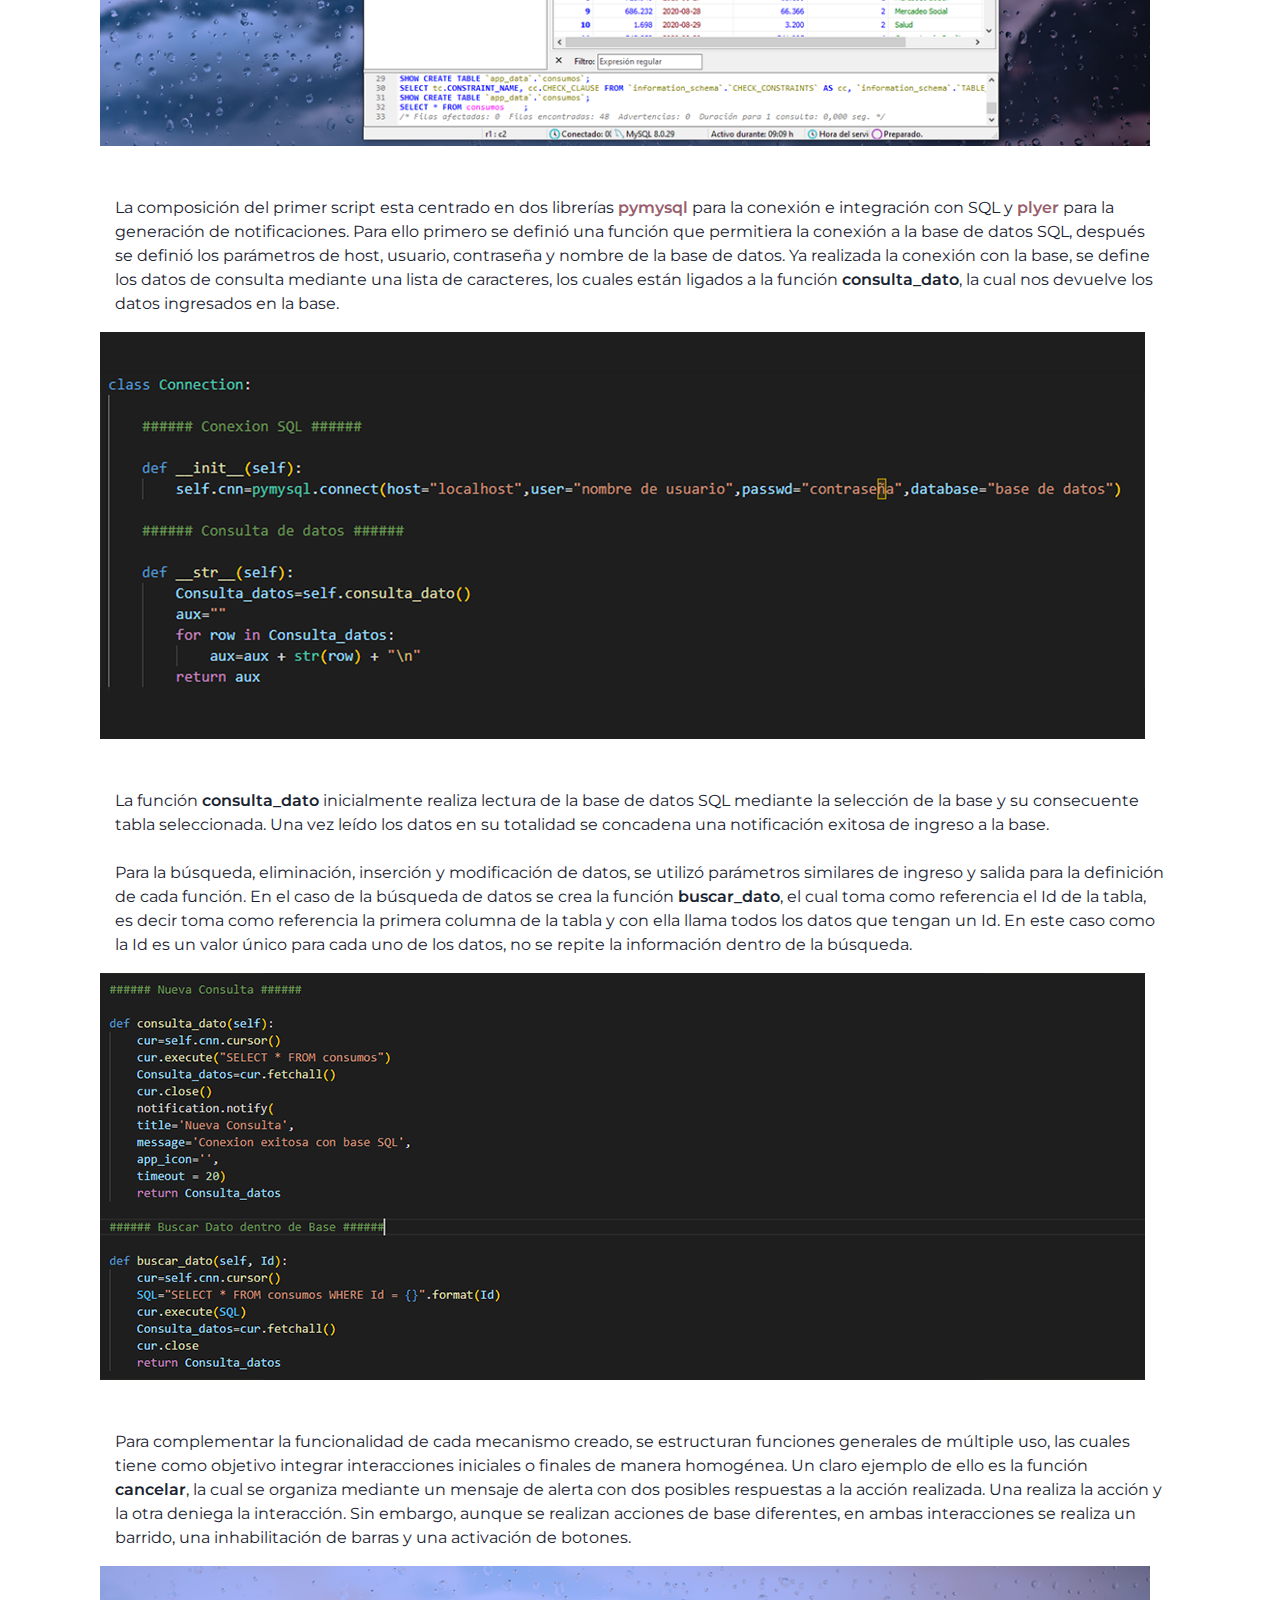
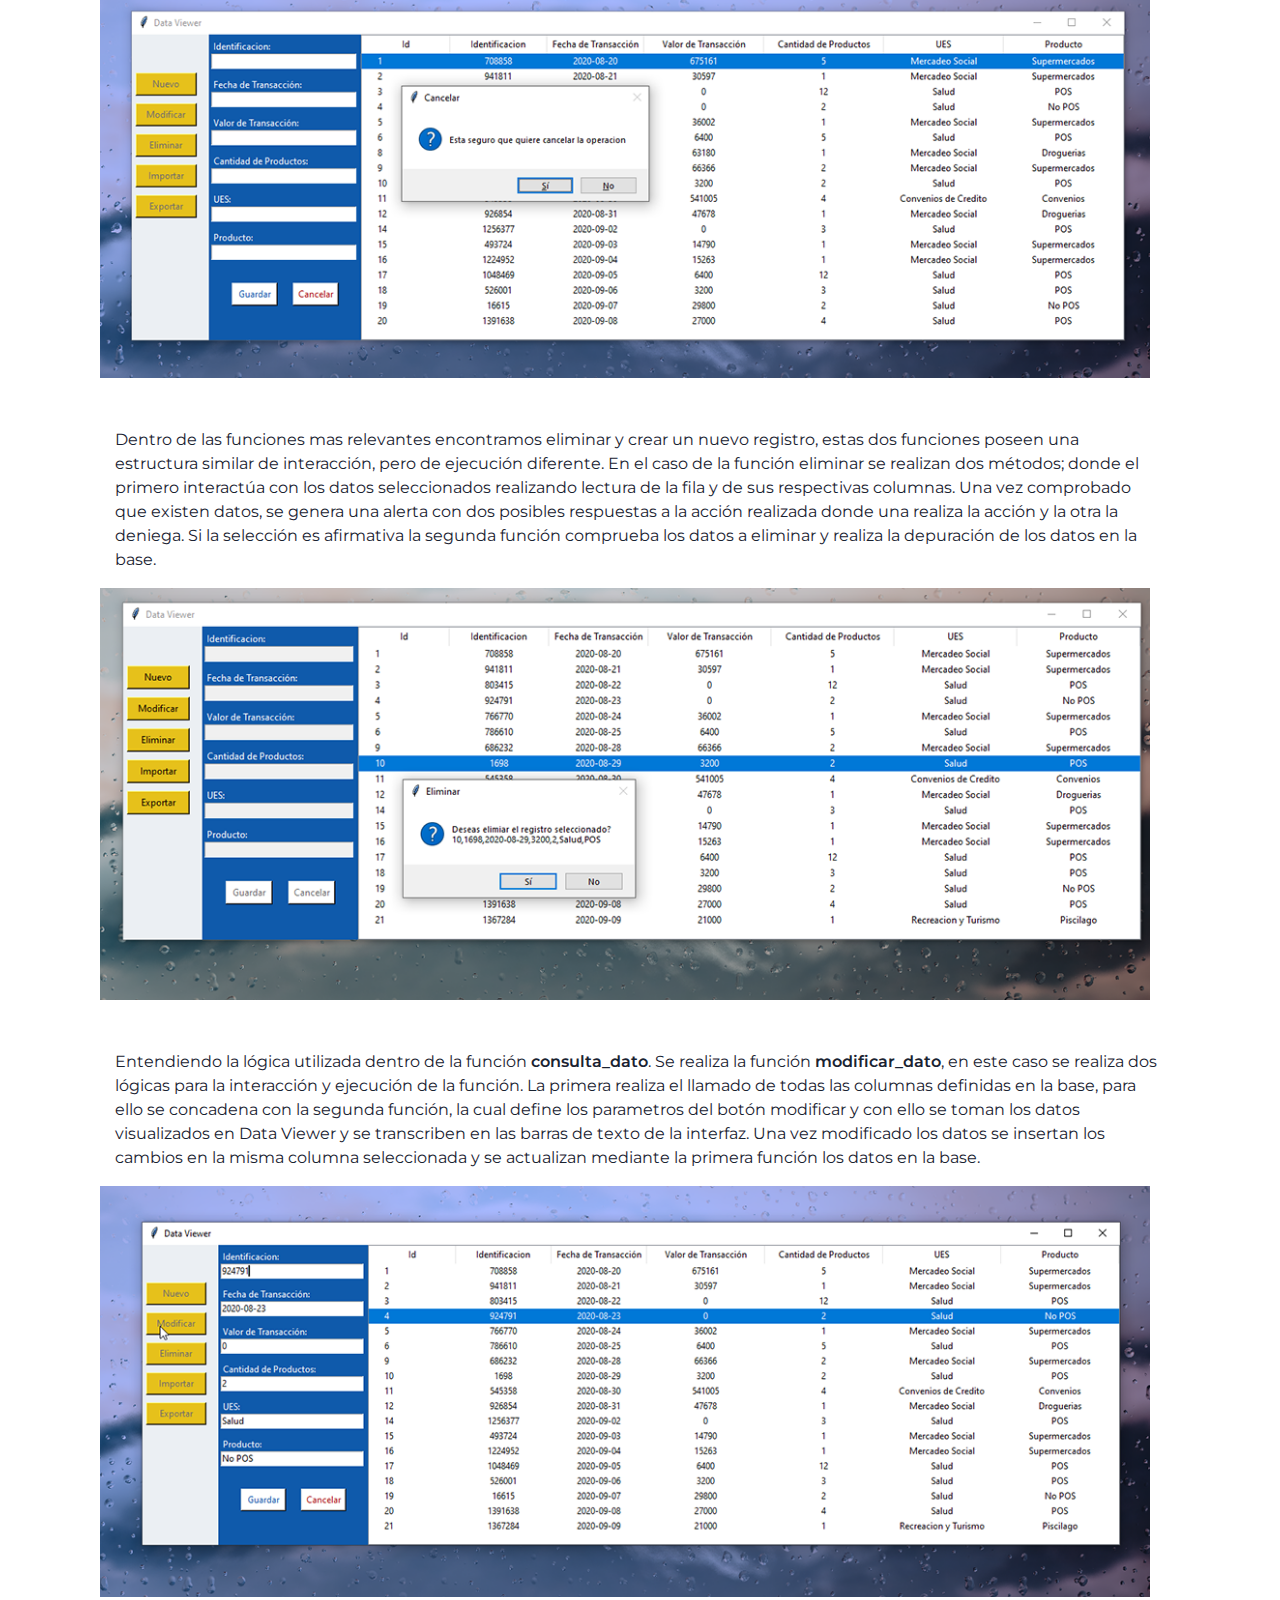
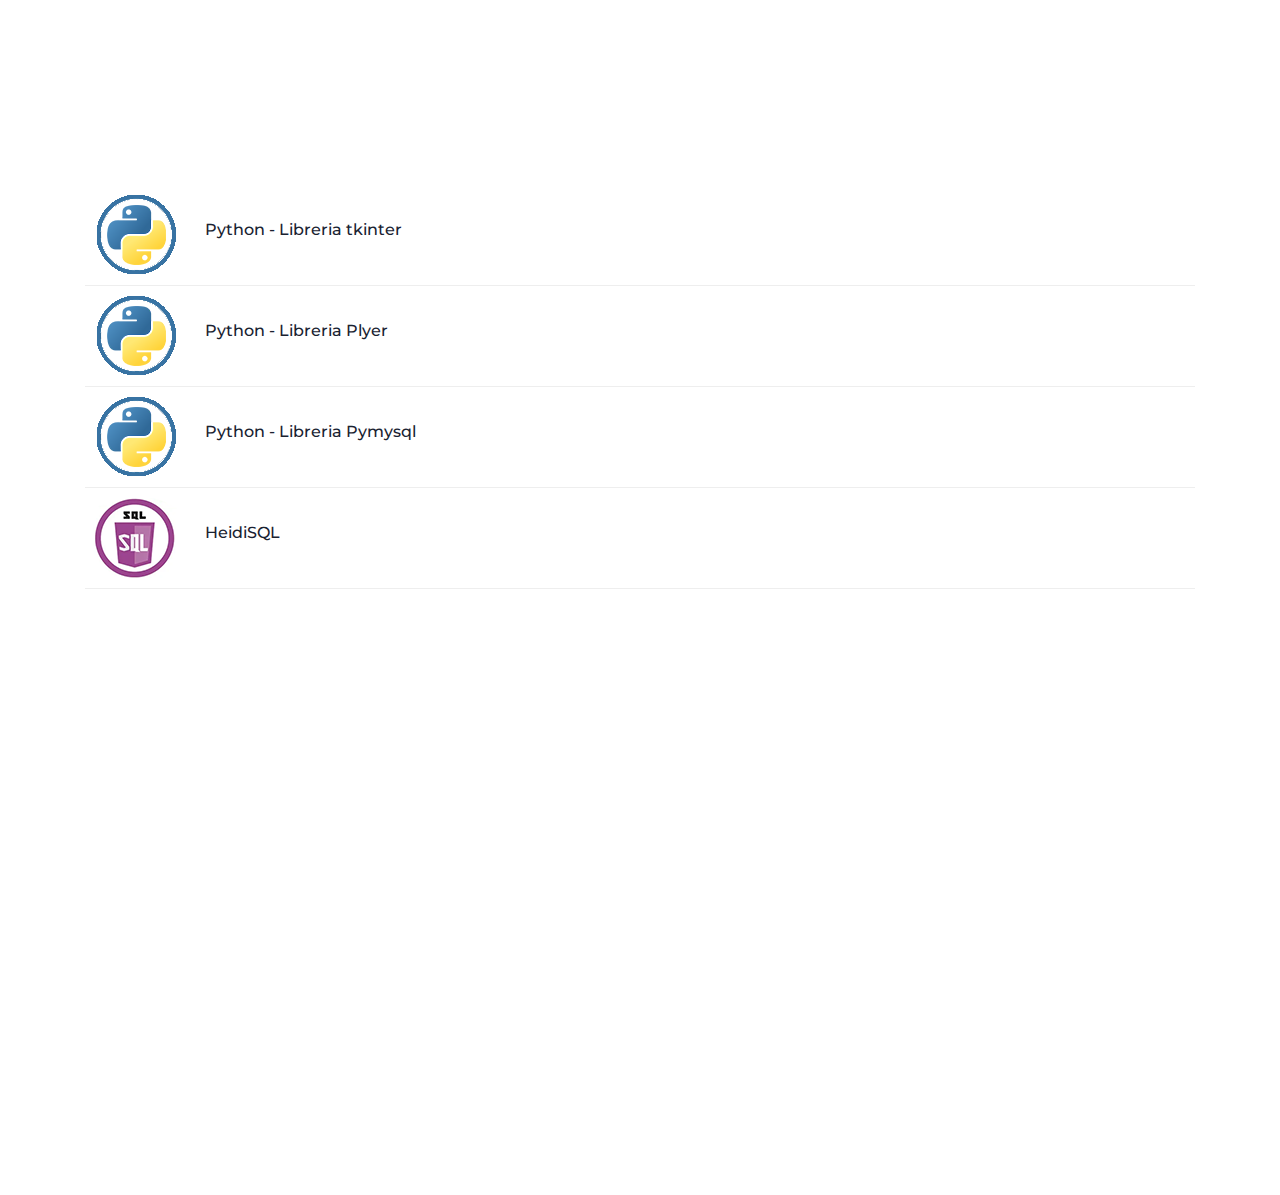
<file: Data Viewer.html>
<!DOCTYPE html>
<html lang="es">
    <head>
        <meta charset="utf-8">
        <title>MichelAbello</title>
        <meta content="Website-MichelAbello" name="MichelAbello">
        
        <meta content="MichelAbello - Business Administrator" name="keywords">
        <meta content="Professional within his field of expertise. With extensive knowledge in design, programming and the administrative area." name="description">

        <!-- Favicon -->
        <link rel="icon" href="img/icon.png">

        <!-- Google Font -->
        <link href="https://fonts.googleapis.com/css2?family=Montserrat:wght@300;400;500;600;700&display=swap" rel="stylesheet">

        <!-- CSS Libraries -->
        <link href="https://stackpath.bootstrapcdn.com/bootstrap/4.4.1/css/bootstrap.min.css" rel="stylesheet">
        <link href="https://cdnjs.cloudflare.com/ajax/libs/font-awesome/5.10.0/css/all.min.css" rel="stylesheet">
        <link href="lib/animate/animate.min.css" rel="stylesheet">
        <link href="lib/owlcarousel/assets/owl.carousel.min.css" rel="stylesheet">
        <link href="lib/lightbox/css/lightbox.min.css" rel="stylesheet">

        <!-- Template Stylesheet -->
        <link href="css/style.css" rel="stylesheet">
    </head>

    <body data-spy="scroll" data-target=".navbar" data-offset="51">

        <!-- checkbox Language -->

        <!--<div class="Language">
            <span class="en">Español</span>
            <input type="checkbox" class="check">
            <span class="es">Ingles</span>
        </div>-->

        <!-- Nav Bar Start -->
        <div class="navbar navbar-expand-lg bg-light navbar-light">
            <div class="container-fluid">
                <a href="index.html" class="navbar-brand">
                    <div class="center-desk">
                        <div class="logo">
                           <a href="index.html"><img src="img/logo.png"/></a>
                        </div>
                    </div>
                </a>
                <button type="button" class="navbar-toggler" data-toggle="collapse" data-target="#navbarCollapse">
                    <span class="navbar-toggler-icon"></span>
                </button>

                <div class="collapse navbar-collapse justify-content-between" id="navbarCollapse">
                    <div class="navbar-nav ml-auto">
                        <a href="index.html" class="nav-item nav-link active">Regresar al Inicio</a>
                        <a href="#portfolio_start" class="nav-item nav-link active">Introducción</a>
                        <a href="#portfolio_end" class="nav-item nav-link active">Recursos y Repositorios</a>
                    </div>
                </div>
            </div>
        </div>
        <!-- Nav Bar End -->

        <!-- Deko Start -->
        <div class="Omega" id="home">
            <div class="container-fluid">
                <div class="hero-image-Ecobambu"></div>
            </div>
        </div>
        <!-- Deko End -->
        
        <!-- Ecobambu_Wed Start -->
        <div class="portfolio_start" id="portfolio_start">
        <div class="container">
            <div class="section-header text-center wow zoomIn" data-wow-delay="0.1s">
                <p>Analisis de datos</p>
                <h2>Data Viewer</h2>
            </div>
                <div class="container">
                    <div class="container banner-text">
                        <p>
                            Data viewer es una interfaz gráfica que permite visualizar datos de SQL de manera descentralizada, con una interfaz gráfica 
                            amigable y funcional para actividades básicas de operación. En los cuales podemos encontrar: agregar nuevos datos, eliminar 
                            datos, modificar datos, importar una base nueva o exportar datos en formato csv, xlsx y pdf.
                        </p>
                        <div class="home_Eco_banner">
                            <div class="row h_item">
                                <div class="bar_img">
                                    <img class="img-fluid" src="img/Interfaz_Data_Viewer.png" alt="">
                                </div>
                            </div>
                            <div class="ContDip">
								<p>
                                    Para las disposiciones iniciales de la interfaz, se tuvo presente que fuera una interfaz fácil y funcional. Donde 
                                    la prioridad era disponer de tres funciones principales de frecuente uso y dos complementarias de uso moderado. 
                                    Para ello se estructuro en tres scripts, las funcionalidades de la interfaz; donde se estableció que, en el primer 
                                    script, se realizara la conexión con la base SQL y se generaría todas las funciones iniciales de búsqueda. En el 
                                    segundo script se dispuso el iniciador de la interfaz y de sus consecuentes scripts ligados. En el ultimo script 
                                    se estructura toda la visual de la interfaz, los botones, las funciones y las acciones complementarias de la interfaz.
                                    <br></br>
                                    La base utilizada cuenta con diferentes parámetros, que en este caso fueron tomados en cuenta para estructurar la 
                                    lógica de la interfaz. Dentro de estos componentes encontramos que la base tiene datos numéricos, texto, caracteres, 
                                    fechas e indicadores únicos de producto. Los cuales en este caso permiten identificar cada de una de las compras.
                                </p>
							</div>
                            <div class="row h_item">
                                <div class="bar_img">
                                    <img class="img-fluid" src="img/Interfaz_Data_SQL.png" alt="">
                                </div>
                            </div>
                            <div class="ContDip">
								<p>
                                    La composición del primer script esta centrado en dos librerías <a class=inter href="https://pypi.org/project/PyMySQL/">pymysql</a> para la conexión e integración con SQL y <a class=inter href="https://pypi.org/project/plyer/">plyer</a>
                                    para la generación de notificaciones. Para ello primero se definió una función que permitiera la conexión a la base de datos SQL, 
                                    después se definió los parámetros de host, usuario, contraseña y nombre de la base de datos. Ya realizada la conexión 
                                    con la base, se define los datos de consulta mediante una lista de caracteres, los cuales están ligados a la función 
                                    <a class=inter>consulta_dato</a>, la cual nos devuelve los datos ingresados en la base.
                                </p>
							</div>
                            <div class="row h_item">
                                <div class="bar_img">
                                    <img class="img-fluid" src="img/Code_Data_viewer_1.png" alt="">
                                </div>
                            </div>
                            <div class="ContDip">
								<p>
                                    La función <a class=inter>consulta_dato</a> inicialmente realiza lectura de la base de datos SQL mediante la selección de la base y su consecuente 
                                    tabla seleccionada. Una vez leído los datos en su totalidad se concadena una notificación exitosa de ingreso a la base. 
                                    <br></br>
                                    Para la búsqueda, eliminación, inserción y modificación de datos, se utilizó parámetros similares de ingreso y salida para la definición de cada 
                                    función. En el caso de la búsqueda de datos se crea la función <a class=inter>buscar_dato</a>, el cual toma como referencia el Id de la tabla, es decir toma como 
                                    referencia la primera columna de la tabla y con ella llama todos los datos que tengan un Id. En este caso como la Id es un valor único para cada uno de los 
                                    datos, no se repite la información dentro de la búsqueda.
                                </p>
							</div>
                            <div class="row h_item">
                                <div class="bar_img">
                                    <img class="img-fluid" src="img/Code_Data_viewer_2.png" alt="">
                                </div>
                            </div>
                            <div class="ContDip">
								<p>
                                    Para complementar la funcionalidad de cada mecanismo creado, se estructuran funciones generales de múltiple uso, las cuales tiene como objetivo integrar interacciones 
                                    iniciales o finales de manera homogénea. Un claro ejemplo de ello es la función <a class="inter">cancelar</a>, la cual se organiza mediante un mensaje de alerta con
                                    dos posibles respuestas a la acción realizada. Una realiza la acción y la otra deniega la interacción. Sin embargo, aunque se realizan acciones de base diferentes, en 
                                    ambas interacciones se realiza un barrido, una inhabilitación de barras y una activación de botones.
                                </p>
							</div>
                            <div class="row h_item">
                                <div class="bar_img">
                                    <img class="img-fluid" src="img/Interfaz_Data_Viewer_3.png" alt="">
                                </div>
                            </div>
                            <div class="ContDip">
								<p>
                                    Dentro de las funciones mas relevantes encontramos eliminar y crear un nuevo registro, estas dos funciones poseen una estructura similar de interacción, pero de ejecución 
                                    diferente. En el caso de la función eliminar se realizan dos métodos; donde el primero interactúa con los datos seleccionados realizando lectura de la fila y de sus 
                                    respectivas columnas. Una vez comprobado que existen datos, se genera una alerta con dos posibles respuestas a la acción realizada donde una realiza la acción y la otra 
                                    la deniega. Si la selección es afirmativa la segunda función comprueba los datos a eliminar y realiza la depuración de los datos en la base.
                                </p>
							</div>
                            <div class="row h_item">
                                <div class="bar_img">
                                    <img class="img-fluid" src="img/Interfaz_Data_Viewer_2.png" alt="">
                                </div>
                            </div>
                            <div class="ContDip">
								<p>
                                    Entendiendo la lógica utilizada dentro de la función <a class="inter">consulta_dato</a>. Se realiza la función <a class="inter">modificar_dato</a>, en este caso se realiza dos lógicas para la interacción 
                                    y ejecución de la función. La primera realiza el llamado de todas las columnas definidas en la base, para ello se concadena con la segunda función, la cual define los 
                                    parametros del botón modificar y con ello se toman los datos visualizados en Data Viewer y se transcriben en las barras de texto de la interfaz. Una vez modificado los 
                                    datos se insertan los cambios en la misma columna seleccionada y se actualizan mediante la primera función los datos en la base.
                                </p>
							</div>
                            <div class="row h_item">
                                <div class="bar_img">
                                    <img class="img-fluid" src="img/Interfaz_Data_Viewer_1.png" alt="">
                                </div>
                            </div>    
        			    </div>
                    </div>
                </div>
            </div>
        </div>
        <!-- Ecobambu_Wed End -->

        <div class="portfolio_end" id="portfolio_end">
            <div class="container">
                <div class="section-header text-center wow zoomIn" data-wow-delay="0.1s">
                    <p>Recursos y Repositorios</p>
                    <h2>Herramientas Utilizadas</h2>
                </div>
                <div class="single-list flex-row d-flex">
                    <div class="obj">
                        <img src="img/Python.png" alt="">
                    </div>
                    <div class="text-p-end">
                        <h6>
                            Python - Libreria tkinter
                        </h6>
                    </div>
                </div>
                <div class="single-list flex-row d-flex">
                    <div class="obj">
                        <img src="img/Python.png" alt="">
                    </div>
                    <div class="text-p-end">
                        <h6>
                            Python - Libreria Plyer                       
                        </h6>
                    </div>  
                </div>
                <div class="single-list flex-row d-flex">
                    <div class="obj">
                        <img src="img/Python.png" alt="">
                    </div>
                    <div class="text-p-end">
                        <h6>
                            Python - Libreria Pymysql                        
                        </h6>
                    </div>
                </div>
                <div class="single-list flex-row d-flex">
                    <div class="obj">
                        <img src="img/SQL.png" alt="">
                    </div>
                    <div class="text-p-end">
                        <h6>
                            HeidiSQL                     
                        </h6>
                    </div>
                </div>
            </div>
        </div>

        <!-- Links Start -->
        <div class="links" id="links">
            <div class="section-header text-center wow zoomIn" data-wow-delay="0.1s">
                <a class="btn" href="https://github.com/MichelAbello78/SQL_Data_Interface">Código </a>
            </div>
        </div>
        <!-- Links End -->

        <!-- Footer Start -->
        <div class="footer wow fadeIn" data-wow-delay="0.3s">
            <div class="container-fluid">
                <div class="container">
                    <div class="footer-info">
                        <img src="img/banner end.png"/>
                        <div class="footer-menu">
                        </div>
                        <div class="footer-social">
                            <a href="https://www.behance.net/gallery/142669769/Personal-Branding"><i class="fab fa-behance"></i></a>
                            <a href="https://www.linkedin.com/in/michel-abello/"><i class="fab fa-linkedin-in"></i></a>
                            <a href="https://github.com/MichelAbello78"><i class="fab fa-github"></i></a>
                        </div>
                    </div>
                </div>
                <div class="container copyright">
                    <p>&copy; <a href="#">Michel Abello</a>, Todos los derechos reservados | Diseñado por Michel.A</a></p>
                </div>
            </div>
        </div>
        <!-- Footer End -->
        
        
        <!-- Back to top button -->
        <a href="#" class="btn back-to-top"><i class="fa fa-chevron-up"></i></a>
        
        
        <!-- Pre Loader -->
        <div id="loader" class="show">
            <div class="loader"></div>
        </div>

        
        <!-- JavaScript Libraries -->
        <script src="https://code.jquery.com/jquery-3.4.1.min.js"></script>
        <script src="https://stackpath.bootstrapcdn.com/bootstrap/4.4.1/js/bootstrap.bundle.min.js"></script>
        <script src="lib/easing/easing.min.js"></script>
        <script src="lib/wow/wow.min.js"></script>
        <script src="lib/waypoints/waypoints.min.js"></script>
        <script src="lib/typed/typed.min.js"></script>
        <script src="lib/owlcarousel/owl.carousel.min.js"></script>
        <script src="lib/isotope/isotope.pkgd.min.js"></script>
        <script src="lib/lightbox/js/lightbox.min.js"></script>
        
        <!-- Template Javascript -->
        <script src="js/main.js"></script>
        <!-- Lenguage Javascript -->
        <script src="js/language.js"></script>
    </body>
</html>
</file>
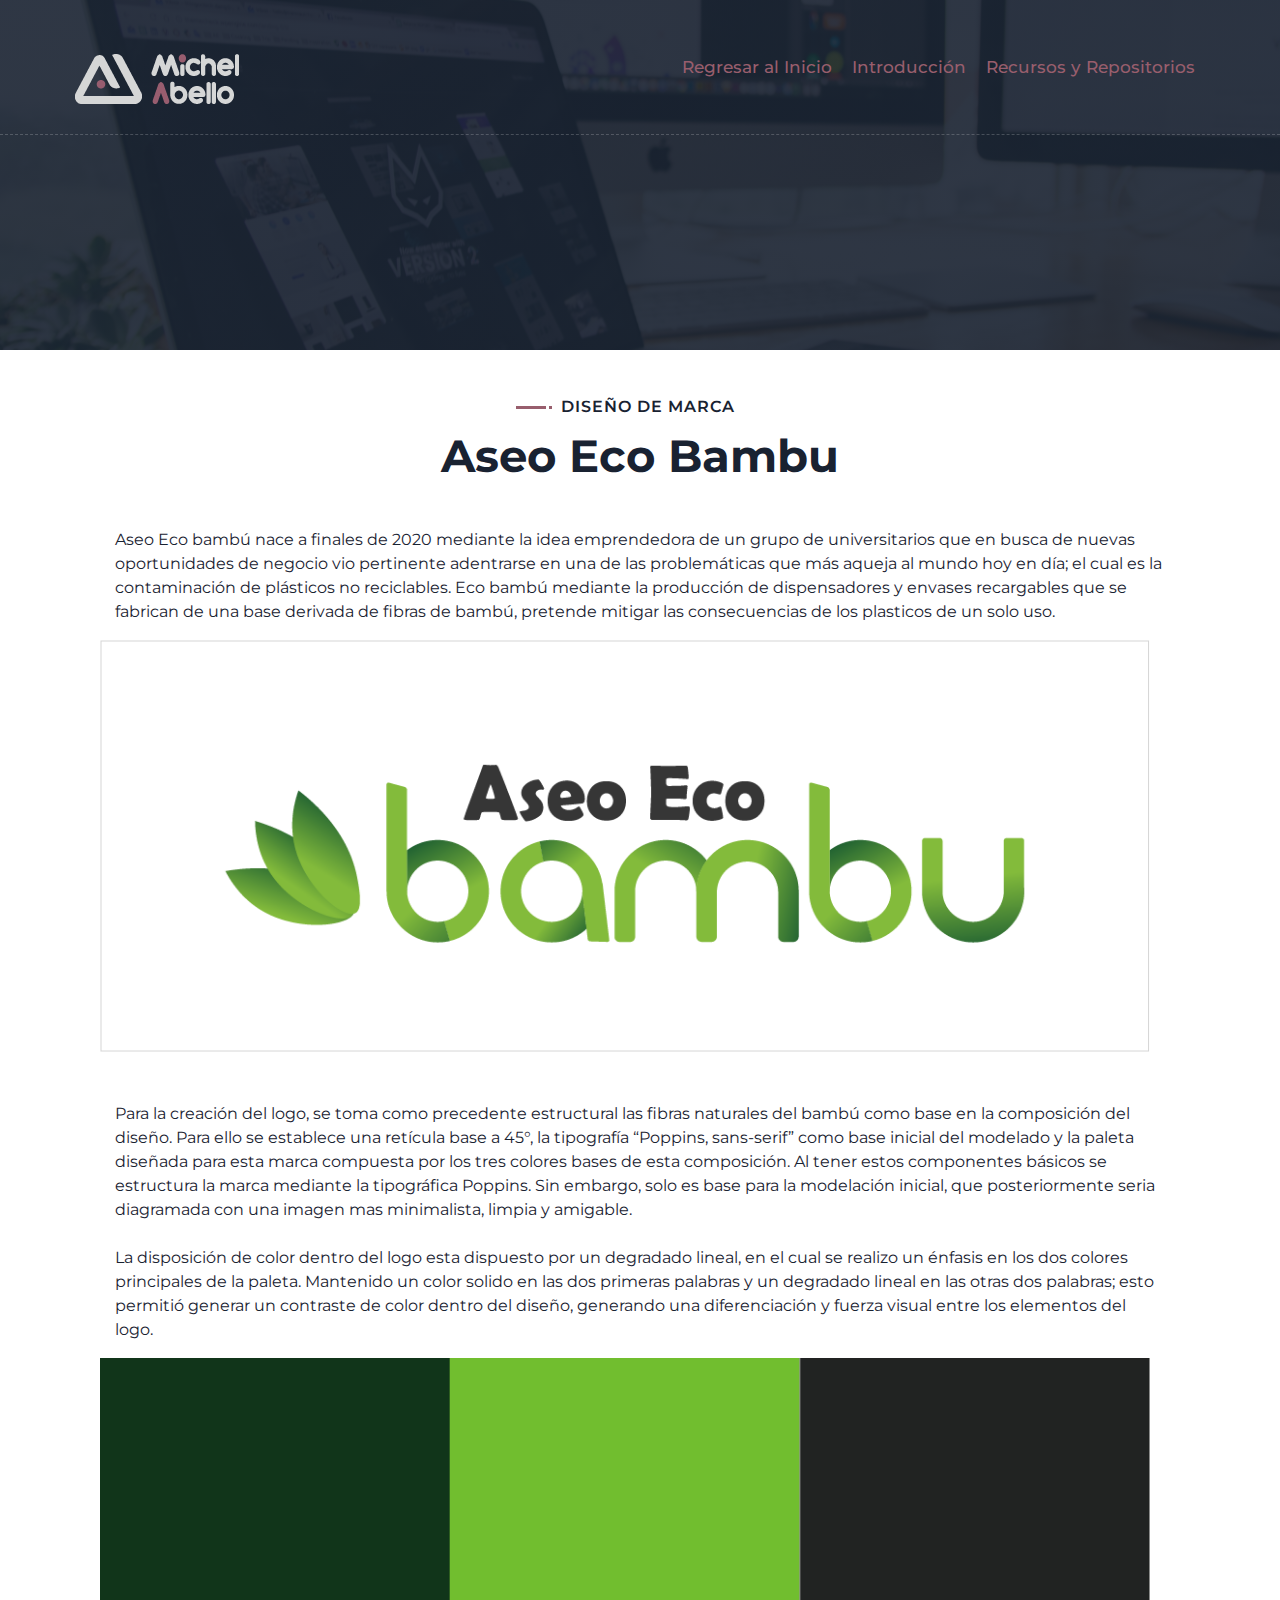
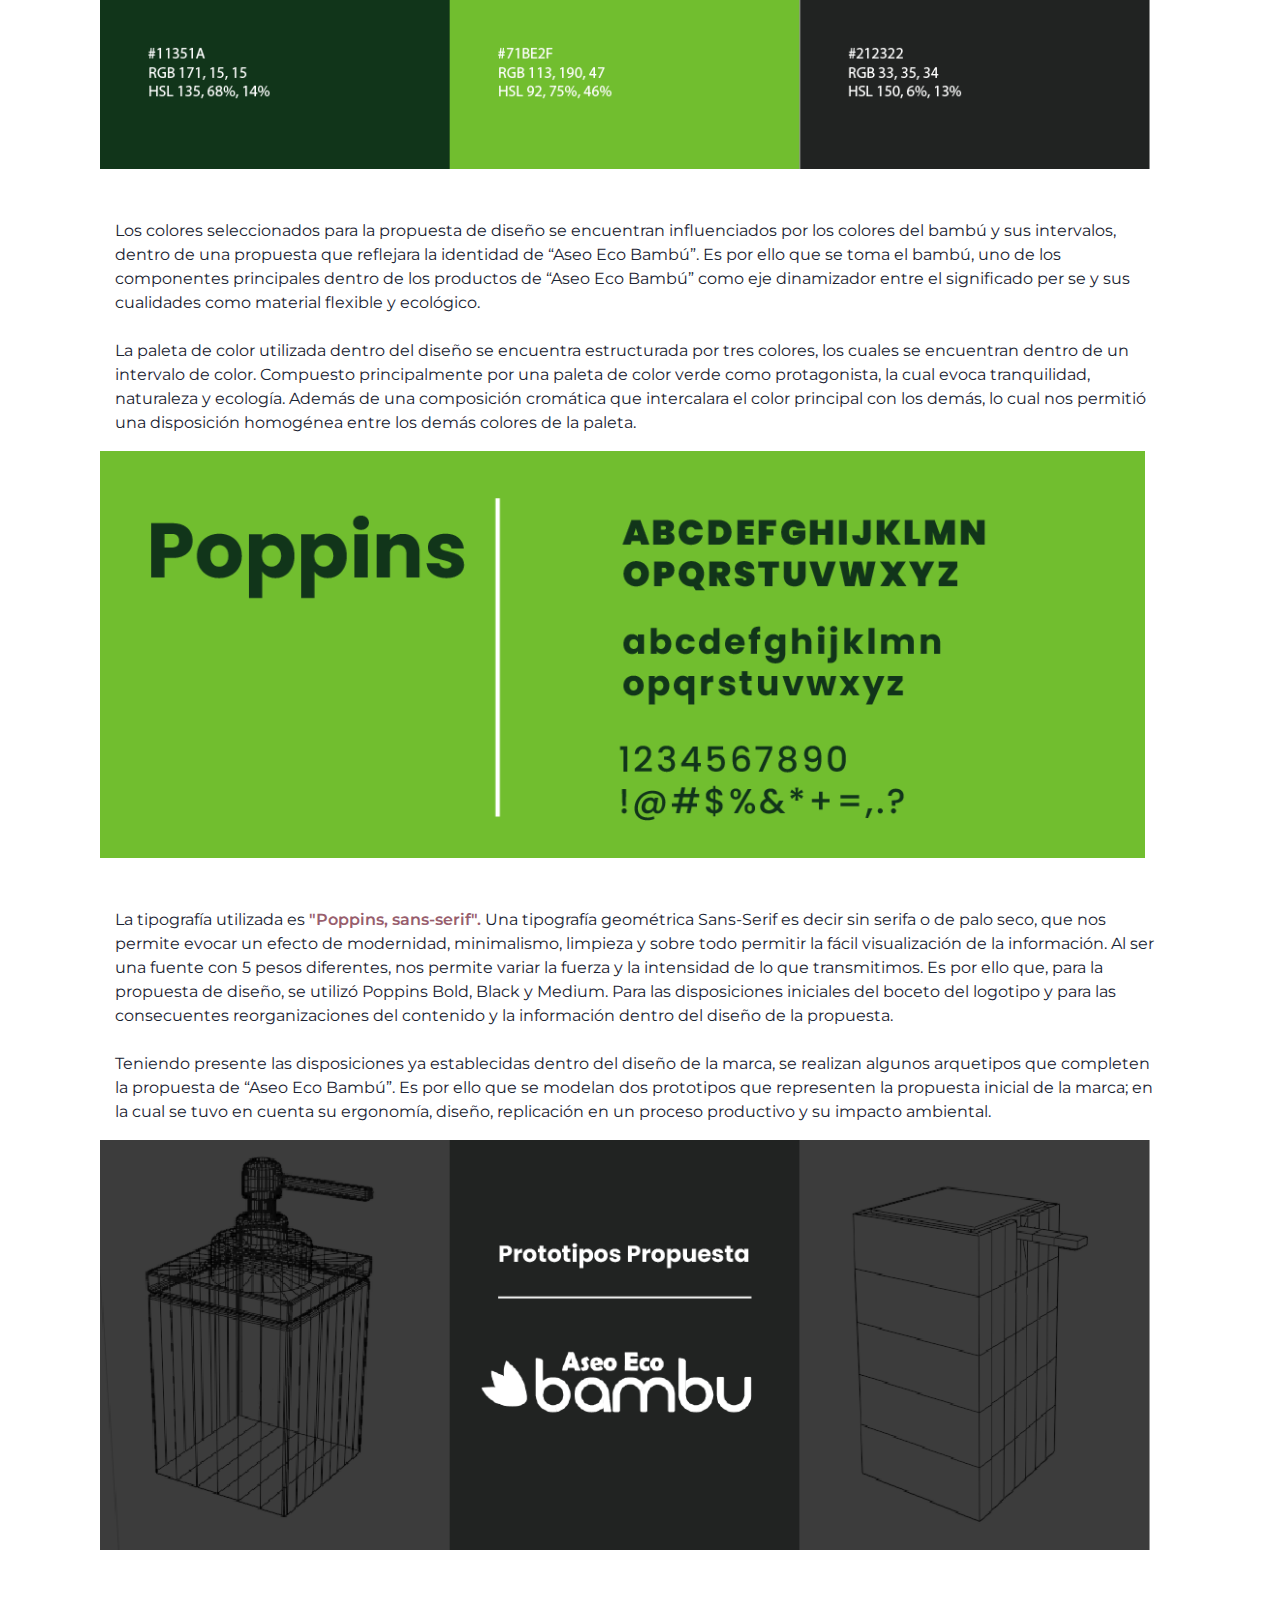
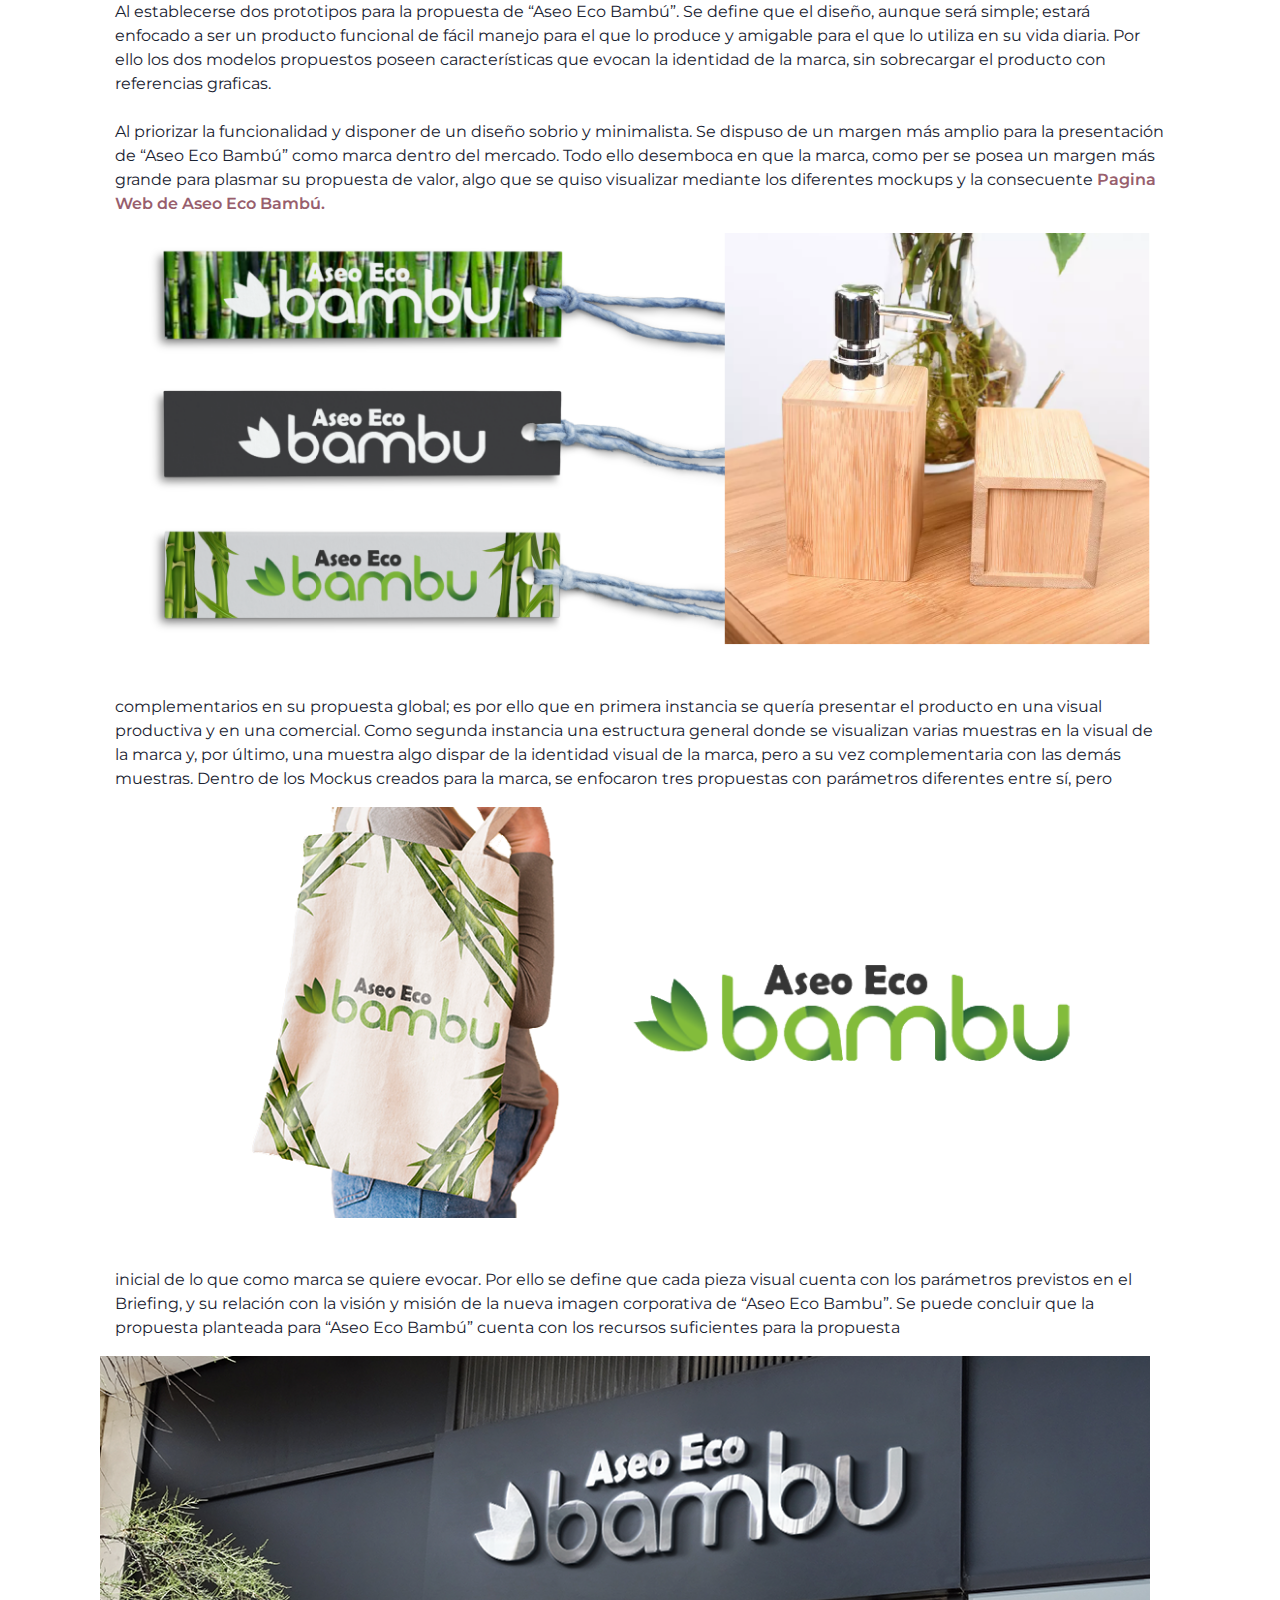
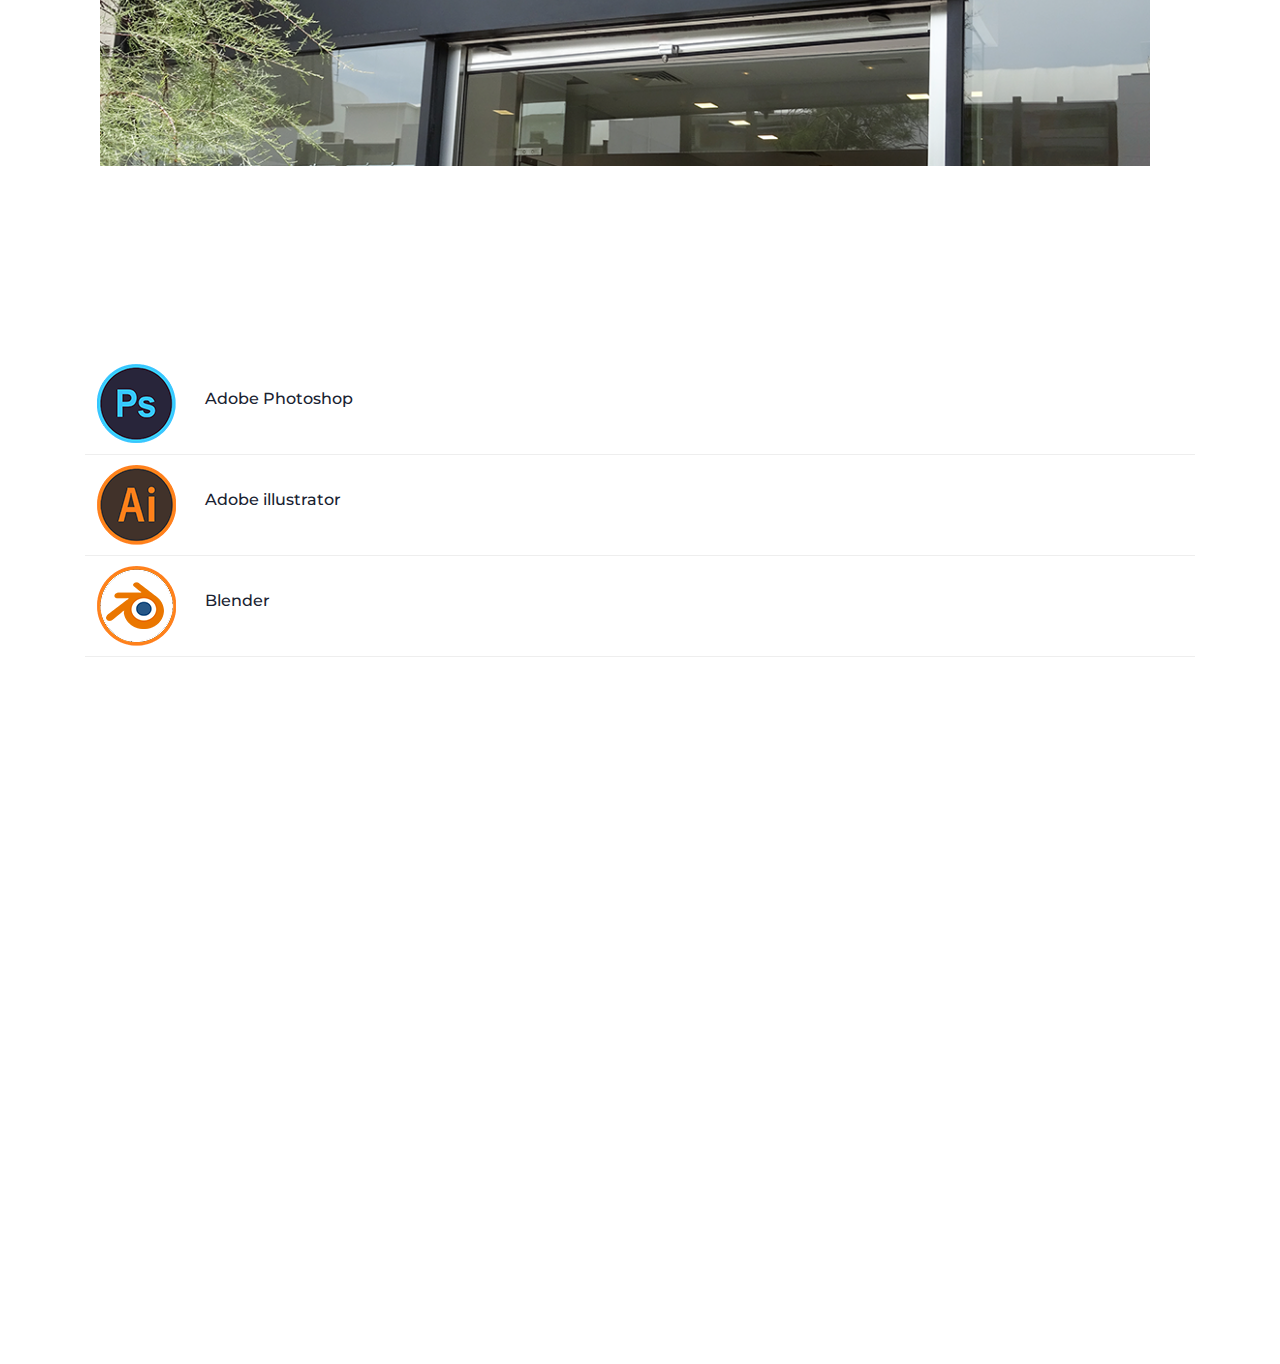
<file: EcoBambu.html>
<!DOCTYPE html>
<html lang="es">
    <head>
        <meta charset="utf-8">
        <title>MichelAbello</title>
        <meta content="Website-MichelAbello" name="MichelAbello">
        
        <meta content="MichelAbello - Business Administrator" name="keywords">
        <meta content="Professional within his field of expertise. With extensive knowledge in design, programming and the administrative area." name="description">

        <!-- Favicon -->
        <link rel="icon" href="img/icon.png">

        <!-- Google Font -->
        <link href="https://fonts.googleapis.com/css2?family=Montserrat:wght@300;400;500;600;700&display=swap" rel="stylesheet">

        <!-- CSS Libraries -->
        <link href="https://stackpath.bootstrapcdn.com/bootstrap/4.4.1/css/bootstrap.min.css" rel="stylesheet">
        <link href="https://cdnjs.cloudflare.com/ajax/libs/font-awesome/5.10.0/css/all.min.css" rel="stylesheet">
        <link href="lib/animate/animate.min.css" rel="stylesheet">
        <link href="lib/owlcarousel/assets/owl.carousel.min.css" rel="stylesheet">
        <link href="lib/lightbox/css/lightbox.min.css" rel="stylesheet">

        <!-- Template Stylesheet -->
        <link href="css/style.css" rel="stylesheet">
    </head>

    <body data-spy="scroll" data-target=".navbar" data-offset="51">

        <!-- checkbox Language -->

        <!--<div class="Language">
            <span class="en">Español</span>
            <input type="checkbox" class="check">
            <span class="es">Ingles</span>
        </div>-->

        <!-- Nav Bar Start -->
        <div class="navbar navbar-expand-lg bg-light navbar-light">
            <div class="container-fluid">
                <a href="index.html" class="navbar-brand">
                    <div class="center-desk">
                        <div class="logo">
                           <a href="index.html"><img src="img/logo.png"/></a>
                        </div>
                    </div>
                </a>
                <button type="button" class="navbar-toggler" data-toggle="collapse" data-target="#navbarCollapse">
                    <span class="navbar-toggler-icon"></span>
                </button>

                <div class="collapse navbar-collapse justify-content-between" id="navbarCollapse">
                    <div class="navbar-nav ml-auto">
                        <a href="index.html" class="nav-item nav-link active">Regresar al Inicio</a>
                        <a href="#portfolio_start" class="nav-item nav-link active">Introducción</a>
                        <a href="#portfolio_end" class="nav-item nav-link active">Recursos y Repositorios</a>
                    </div>
                </div>
            </div>
        </div>
        <!-- Nav Bar End -->

        <!-- Deko Start -->
        <div class="Alfa" id="home">
            <div class="container-fluid">
                <div class="hero-image-Ecobambu"></div>
            </div>
        </div>
        <!-- Deko End -->
        
        <!-- Ecobambu_Wed Start -->
        <div class="portfolio_start" id="portfolio_start">
        <div class="container">
            <div class="section-header text-center wow zoomIn" data-wow-delay="0.1s">
                <p>Diseño de Marca</p>
                <h2>Aseo Eco Bambu</h2>
            </div>
                <div class="container">
                    <div class="container banner-text">
                        <p>
                            Aseo Eco bambú nace a finales de 2020 mediante la idea emprendedora de un grupo de universitarios que en busca 
                            de nuevas oportunidades de negocio vio pertinente adentrarse en una de las problemáticas que más aqueja 
                            al mundo hoy en día; el cual es la contaminación de plásticos no reciclables. Eco bambú mediante la 
                            producción de dispensadores y envases recargables que se fabrican de una base derivada de fibras de bambú, 
                            pretende mitigar las consecuencias de los plasticos de un solo uso.
                        </p>
                        <div class="home_Eco_banner">
                            <div class="row h_item">
                                <div class="bar_img">
                                    <img class="img-fluid" src="img/EcoBambu.png" alt="">
                                </div>
                            </div>
                            <div class="ContDip">
								<p>
                                    Para la creación del logo, se toma como precedente estructural las fibras naturales del bambú como base en la 
                                    composición del diseño. Para ello se establece una retícula base a 45°, la tipografía “Poppins, sans-serif” como 
                                    base inicial del modelado y la paleta diseñada para esta marca compuesta por los tres colores bases de esta 
                                    composición. Al tener estos componentes básicos se estructura la marca mediante la tipográfica Poppins. Sin 
                                    embargo, solo es base para la modelación inicial, que posteriormente seria diagramada con una imagen mas 
                                    minimalista, limpia y amigable.
                                    <br></br>
                                    La disposición de color dentro del logo esta dispuesto por un degradado lineal, en el cual se realizo un énfasis 
                                    en los dos colores principales de la paleta. Mantenido un color solido en las dos primeras palabras y un degradado 
                                    lineal en las otras dos palabras; esto permitió generar un contraste de color dentro del diseño, generando una 
                                    diferenciación y fuerza visual entre los elementos del logo.
                                </p>
							</div>
                            <div class="row h_item">
                                <div class="bar_img">
                                    <img class="img-fluid" src="img/Paleta_EcoBambu.png" alt="">
                                </div>
                            </div>
                            <div class="ContDip">
								<p>
                                    Los colores seleccionados para la propuesta de diseño se encuentran influenciados por los colores del bambú y 
                                    sus intervalos, dentro de una propuesta que reflejara la identidad de “Aseo Eco Bambú”. Es por ello que se toma 
                                    el bambú, uno de los componentes principales dentro de los productos de “Aseo Eco Bambú” como eje dinamizador 
                                    entre el significado per se y sus cualidades como material flexible y ecológico.
                                    <br></br>
                                    La paleta de color utilizada dentro del diseño se encuentra estructurada por tres colores, los cuales se 
                                    encuentran dentro de un intervalo de color. Compuesto principalmente por una paleta de color verde como protagonista, 
                                    la cual evoca tranquilidad, naturaleza y ecología. Además de una composición cromática que intercalara el color 
                                    principal con los demás, lo cual nos permitió una disposición homogénea entre los demás colores de la paleta.
                                </p>
							</div>
                            <div class="row h_item">
                                <div class="bar_img">
                                    <img class="img-fluid" src="img/Font_EcoBambu.png" alt="">
                                </div>
                            </div>
                            <div class="ContDip">
								<p>
                                    La tipografía utilizada es <a class="inter" href="https://fonts.google.com/specimen/Poppins">"Poppins, sans-serif".</a> Una tipografía geométrica Sans-Serif es decir sin serifa o de 
                                    palo seco, que nos permite evocar un efecto de modernidad, minimalismo, limpieza y sobre todo permitir la fácil 
                                    visualización de la información. Al ser una fuente con 5 pesos diferentes, nos permite variar la fuerza y la 
                                    intensidad de lo que transmitimos. Es por ello que, para la propuesta de diseño, se utilizó Poppins Bold, Black 
                                    y Medium. Para las disposiciones iniciales del boceto del logotipo y para las consecuentes reorganizaciones del 
                                    contenido y la información dentro del diseño de la propuesta.
                                    <br></br>
                                    Teniendo presente las disposiciones ya establecidas dentro del diseño de la marca, se realizan algunos arquetipos 
                                    que completen la propuesta de “Aseo Eco Bambú”. Es por ello que se modelan dos prototipos que representen la 
                                    propuesta inicial de la marca; en la cual se tuvo en cuenta su ergonomía, diseño, replicación en un proceso 
                                    productivo y su impacto ambiental.
                                </p>
							</div>
                            <div class="row h_item">
                                <div class="bar_img">
                                    <img class="img-fluid" src="img/Deg_EcoBambu.png" alt="">
                                </div>
                            </div>
                            <div class="ContDip">
								<p>
                                    Al establecerse dos prototipos para la propuesta de “Aseo Eco Bambú”. Se define que el diseño, aunque será simple; 
                                    estará enfocado a ser un producto funcional de fácil manejo para el que lo produce y amigable para el que lo 
                                    utiliza en su vida diaria. Por ello los dos modelos propuestos poseen características que evocan la identidad de 
                                    la marca, sin sobrecargar el producto con referencias graficas.
                                    <br></br>
                                    Al priorizar la funcionalidad y disponer de un diseño sobrio y minimalista. Se dispuso de un margen más amplio para 
                                    la presentación de “Aseo Eco Bambú” como marca dentro del mercado. Todo ello desemboca en que la marca, como per se 
                                    posea un margen más grande para plasmar su propuesta de valor, algo que se quiso visualizar mediante los diferentes 
                                    mockups y la consecuente <a class="inter" href="WebEcoBambu.html">Pagina Web de Aseo Eco Bambú.</a>
                                </p>
							</div>
                            <div class="row h_item">
                                <div class="bar_img">
                                    <img class="img-fluid" src="img/Rec_EcoBambu.png" alt="">
                                </div>
                            </div>
                            <div class="ContDip">
								<p>
                                    complementarios en su propuesta global; es por ello que en primera instancia se quería presentar el producto en una 
                                    visual productiva y en una comercial. Como segunda instancia una estructura general donde se visualizan varias muestras 
                                    en la visual de la marca y, por último, una muestra algo dispar de la identidad visual de la marca, pero a su vez 
                                    complementaria con las demás muestras. 
                                    Dentro de los Mockus creados para la marca, se enfocaron tres propuestas con parámetros diferentes entre sí, pero 
                                </p>
							</div>
                            <div class="row h_item">
                                <div class="bar_img">
                                    <img class="img-fluid" src="img/Lab_EcoBambu.png" alt="">
                                </div>
                            </div>
                            <div class="ContDip">
								<p>
                                    inicial de lo que como marca se quiere evocar. Por ello se define que cada pieza visual cuenta con los parámetros previstos 
                                    en el Briefing, y su relación con la visión y misión de la nueva imagen corporativa de “Aseo Eco Bambu”.
                                    Se puede concluir que la propuesta planteada para “Aseo Eco Bambú” cuenta con los recursos suficientes para la propuesta 
                                </p>
							</div>
                            <div class="row h_item">
                                <div class="bar_img">
                                    <img class="img-fluid" src="img/ban_EcoBambu.png" alt="">
                                </div>
                            </div>    
        			    </div>
                    </div>
                </div>
            </div>
        </div>
        <!-- Ecobambu_Wed End -->

        <div class="portfolio_end" id="portfolio_end">
            <div class="container">
                <div class="section-header text-center wow zoomIn" data-wow-delay="0.1s">
                    <p>Recursos y Repositorios</p>
                    <h2>Herramientas Utilizadas</h2>
                </div>
                <div class="single-list flex-row d-flex">
                    <div class="obj">
                        <img src="img/Ps.png" alt="">
                    </div>
                    <div class="text-p-end">
                        <h6>
                            Adobe Photoshop
                        </h6>
                    </div>
                </div>
                <div class="single-list flex-row d-flex">
                    <div class="obj">
                        <img src="img/Ai.png" alt="">
                    </div>
                    <div class="text-p-end">
                        <h6>
                            Adobe illustrator                        
                        </h6>
                    </div>
                </div>
                <div class="single-list flex-row d-flex">
                    <div class="obj">
                        <img src="img/Blender.png" alt="">
                    </div>
                    <div class="text-p-end">
                        <h6>
                            Blender                       
                        </h6>
                    </div>
                </div>
            </div>
        </div>

        <!-- Links Start -->
        <div class="links" id="links">
            <div class="section-header text-center wow zoomIn" data-wow-delay="0.1s">
                <a class="btn" href="https://www.behance.net/gallery/111868529/Ase-Eco-bambu">Vista </a>
            </div>
        </div>
        <!-- Links End -->

        <!-- Footer Start -->
        <div class="footer wow fadeIn" data-wow-delay="0.3s">
            <div class="container-fluid">
                <div class="container">
                    <div class="footer-info">
                        <img src="img/banner end.png"/>
                        <div class="footer-menu">
                        </div>
                        <div class="footer-social">
                            <a href="https://www.behance.net/gallery/142669769/Personal-Branding"><i class="fab fa-behance"></i></a>
                            <a href="https://www.linkedin.com/in/michel-abello/"><i class="fab fa-linkedin-in"></i></a>
                            <a href="https://github.com/MichelAbello78"><i class="fab fa-github"></i></a>
                        </div>
                    </div>
                </div>
                <div class="container copyright">
                    <p>&copy; <a href="#">Michel Abello</a>, Todos los derechos reservados | Diseñado por Michel.A</a></p>
                </div>
            </div>
        </div>
        <!-- Footer End -->
        
        
        <!-- Back to top button -->
        <a href="#" class="btn back-to-top"><i class="fa fa-chevron-up"></i></a>
        
        
        <!-- Pre Loader -->
        <div id="loader" class="show">
            <div class="loader"></div>
        </div>

        
        <!-- JavaScript Libraries -->
        <script src="https://code.jquery.com/jquery-3.4.1.min.js"></script>
        <script src="https://stackpath.bootstrapcdn.com/bootstrap/4.4.1/js/bootstrap.bundle.min.js"></script>
        <script src="lib/easing/easing.min.js"></script>
        <script src="lib/wow/wow.min.js"></script>
        <script src="lib/waypoints/waypoints.min.js"></script>
        <script src="lib/typed/typed.min.js"></script>
        <script src="lib/owlcarousel/owl.carousel.min.js"></script>
        <script src="lib/isotope/isotope.pkgd.min.js"></script>
        <script src="lib/lightbox/js/lightbox.min.js"></script>
        
        <!-- Template Javascript -->
        <script src="js/main.js"></script>
        <!-- Lenguage Javascript -->
        <script src="js/language.js"></script>
    </body>
</html>
</file>
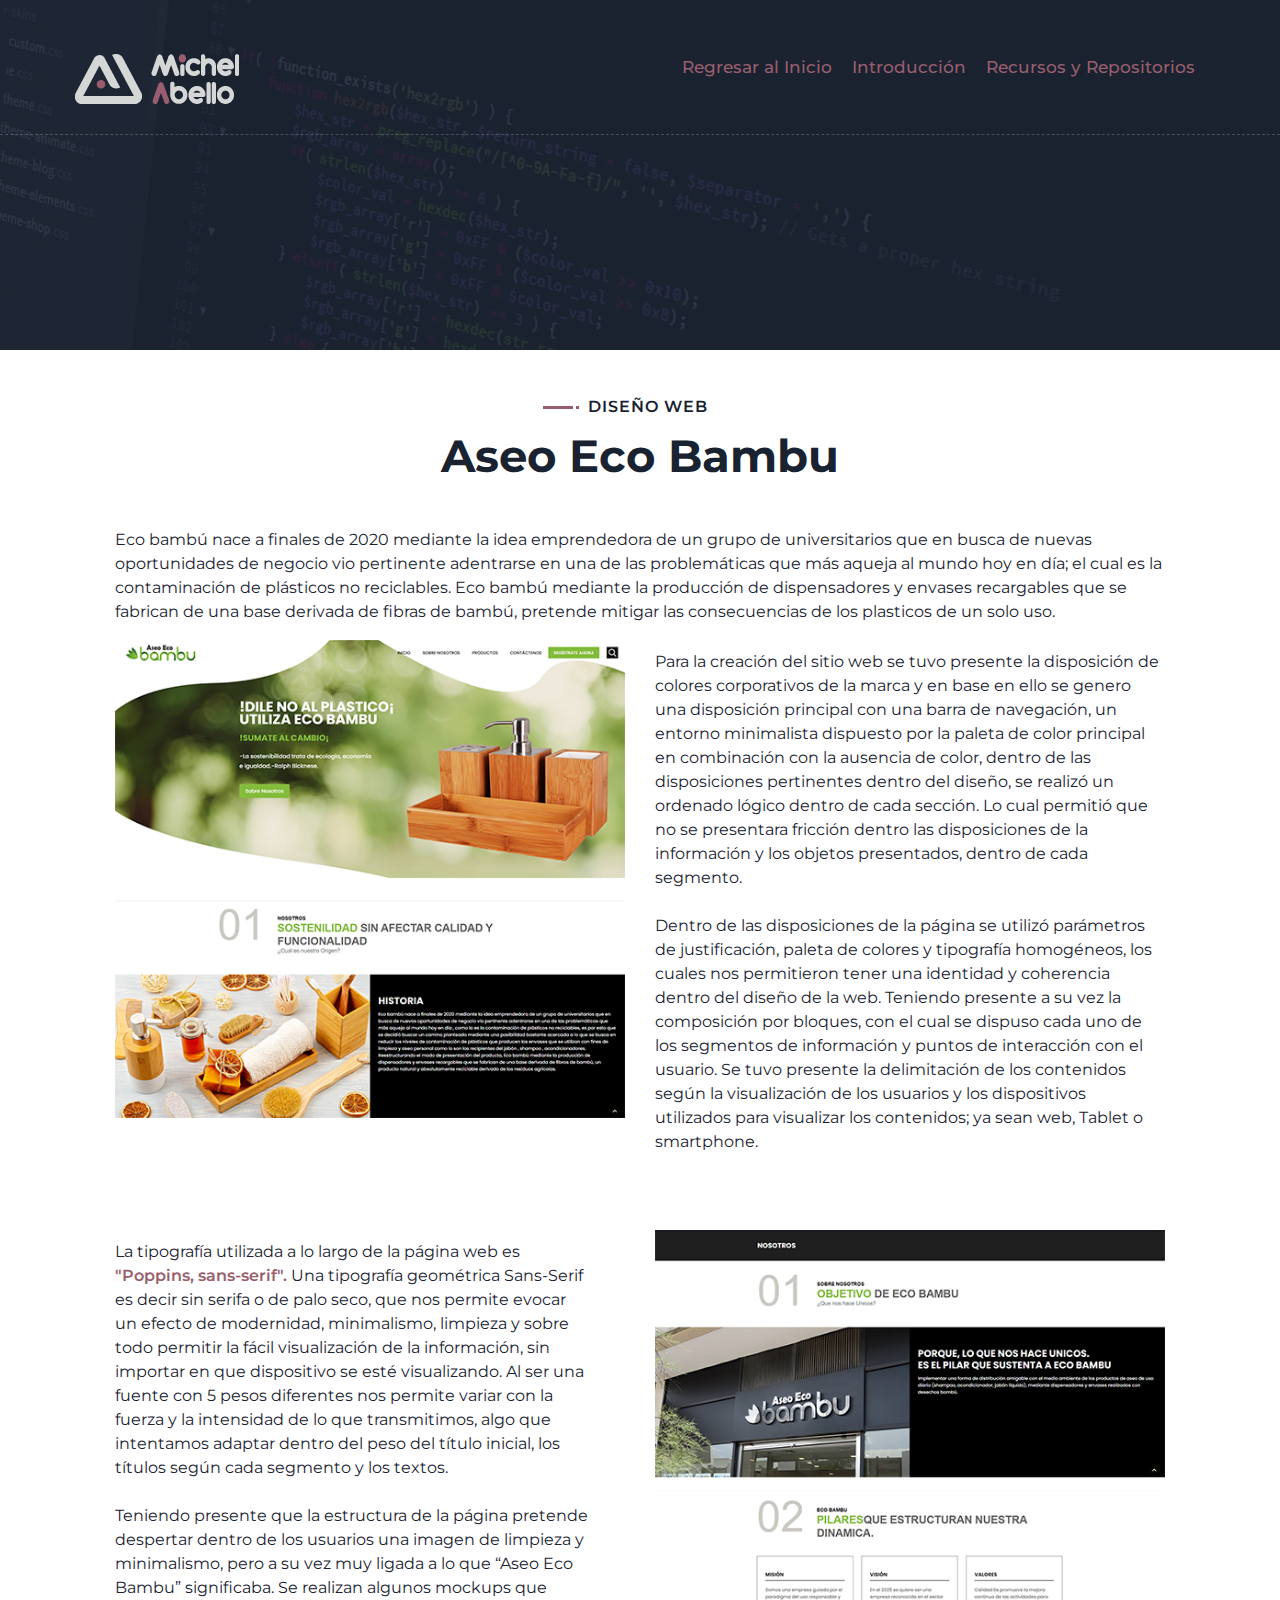
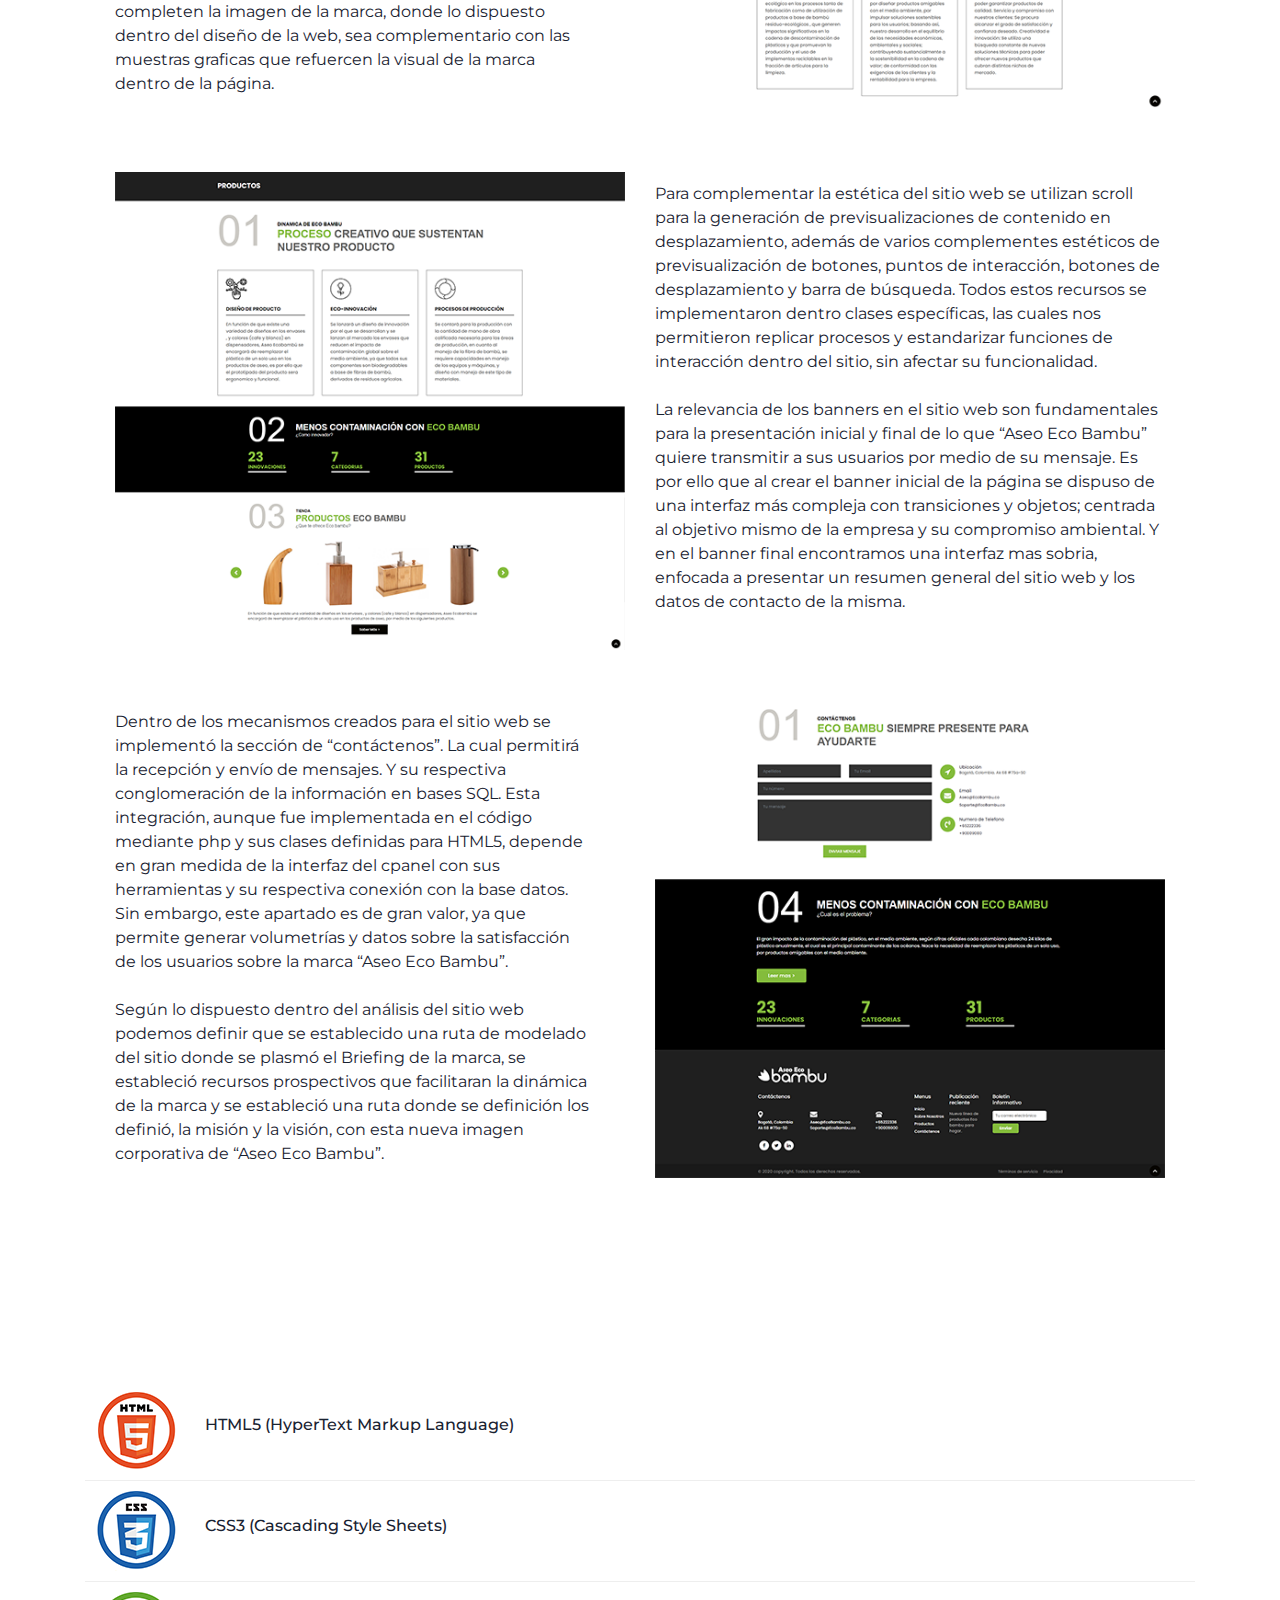
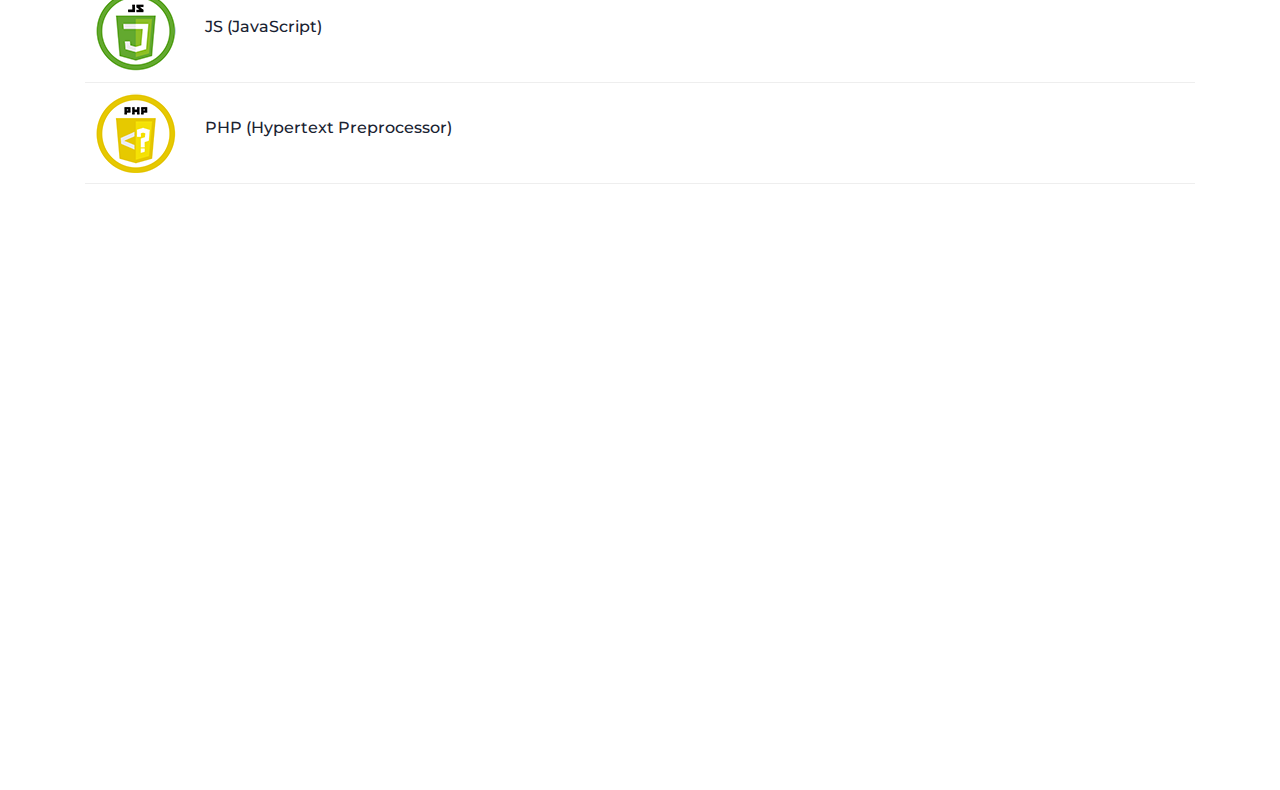
<file: WebEcoBambu.html>
<!DOCTYPE html>
<html lang="es">
    <head>
        <meta charset="utf-8">
        <title>MichelAbello</title>
        <meta content="Website-MichelAbello" name="MichelAbello">
        
        <meta content="MichelAbello - Business Administrator" name="keywords">
        <meta content="Professional within his field of expertise. With extensive knowledge in design, programming and the administrative area." name="description">

        <!-- Favicon -->
        <link rel="icon" href="img/icon.png">

        <!-- Google Font -->
        <link href="https://fonts.googleapis.com/css2?family=Montserrat:wght@300;400;500;600;700&display=swap" rel="stylesheet">

        <!-- CSS Libraries -->
        <link href="https://stackpath.bootstrapcdn.com/bootstrap/4.4.1/css/bootstrap.min.css" rel="stylesheet">
        <link href="https://cdnjs.cloudflare.com/ajax/libs/font-awesome/5.10.0/css/all.min.css" rel="stylesheet">
        <link href="lib/animate/animate.min.css" rel="stylesheet">
        <link href="lib/owlcarousel/assets/owl.carousel.min.css" rel="stylesheet">
        <link href="lib/lightbox/css/lightbox.min.css" rel="stylesheet">

        <!-- Template Stylesheet -->
        <link href="css/style.css" rel="stylesheet">
    </head>

    <body data-spy="scroll" data-target=".navbar" data-offset="51">

        <!-- checkbox Language -->

        <!--<div class="Language">
            <span class="en">Español</span>
            <input type="checkbox" class="check">
            <span class="es">Ingles</span>
        </div>-->

        <!-- Nav Bar Start -->
        <div class="navbar navbar-expand-lg bg-light navbar-light">
            <div class="container-fluid">
                <a href="index.html" class="navbar-brand">
                    <div class="center-desk">
                        <div class="logo">
                           <a href="index.html"><img src="img/logo.png"/></a>
                        </div>
                    </div>
                </a>
                <button type="button" class="navbar-toggler" data-toggle="collapse" data-target="#navbarCollapse">
                    <span class="navbar-toggler-icon"></span>
                </button>

                <div class="collapse navbar-collapse justify-content-between" id="navbarCollapse">
                    <div class="navbar-nav ml-auto">
                        <a href="index.html" class="nav-item nav-link active">Regresar al Inicio</a>
                        <a href="#portfolio_start" class="nav-item nav-link active">Introducción</a>
                        <a href="#portfolio_end" class="nav-item nav-link active">Recursos y Repositorios</a>
                    </div>
                </div>
            </div>
        </div>
        <!-- Nav Bar End -->

        <!-- Deko Start -->
        <div class="Deko" id="home">
            <div class="container-fluid">
                <div class="hero-image-Ecobambu"></div>
            </div>
        </div>
        <!-- Deko End -->
        
        <!-- Ecobambu_Wed Start -->
        <div class="portfolio_start" id="portfolio_start">
        <div class="container">
            <div class="section-header text-center wow zoomIn" data-wow-delay="0.1s">
                <p>Diseño Web</p>
                <h2>Aseo Eco Bambu</h2>
            </div>
                <div class="container">
                    <div class="container banner-text">
                        <p>
                            Eco bambú nace a finales de 2020 mediante la idea emprendedora de un grupo de universitarios que en busca 
                            de nuevas oportunidades de negocio vio pertinente adentrarse en una de las problemáticas que más aqueja 
                            al mundo hoy en día; el cual es la contaminación de plásticos no reciclables. Eco bambú mediante la 
                            producción de dispensadores y envases recargables que se fabrican de una base derivada de fibras de bambú, 
                            pretende mitigar las consecuencias de los plasticos de un solo uso.
                        </p>
                        <div class="home_Eco_banner">
                            <div class="row h_item">
                                <div class="col-lg-6">
                                    <div class="AseoEco_img">
                                        <img class="img-fluid" src="img/A_sheet_1.png" alt="">
                                    </div>
                                </div>
                                <div class="col-lg-6">
                                    <div class="h_text">
                                        <div class="h_text_inner left">
                                            <p>
                                                Para la creación del sitio web se tuvo presente la disposición de colores corporativos de la marca y en base 
                                                en ello se genero una disposición principal con una barra de navegación, un entorno minimalista dispuesto 
                                                por la paleta de color principal en combinación con la ausencia de color, dentro de las disposiciones 
                                                pertinentes dentro del diseño, se realizó un ordenado lógico dentro de cada sección. Lo cual permitió que no 
                                                se presentara fricción dentro las disposiciones de la información y los objetos presentados, dentro de cada 
                                                segmento.
                                                <br></br>
                                                Dentro de las disposiciones de la página se utilizó parámetros de justificación, paleta de colores y tipografía 
                                                homogéneos, los cuales nos permitieron tener una identidad y coherencia dentro del diseño de la web. Teniendo 
                                                presente a su vez la composición por bloques, con el cual se dispuso cada uno de los segmentos de información 
                                                y puntos de interacción con el usuario. Se tuvo presente la delimitación de los contenidos según la visualización 
                                                de los usuarios y los dispositivos utilizados para visualizar los contenidos; ya sean web, Tablet o smartphone.
                                            </p>
                                        </div>
                                    </div>
                                </div>
                            </div>
                            <div class="row h_item">
						        <div class="col-lg-6">
							        <div class="h_text">
								        <div class="h_text_inner right">
									        <p>
                                                La tipografía utilizada a lo largo de la página web es <a class="inter" href="https://fonts.google.com/specimen/Poppins">"Poppins, sans-serif".</a> Una tipografía geométrica Sans-Serif 
                                                es decir sin serifa o de palo seco, que nos permite evocar un efecto de modernidad, minimalismo, limpieza y sobre 
                                                todo permitir la fácil visualización de la información, sin importar en que dispositivo se esté visualizando. Al 
                                                ser una fuente con 5 pesos diferentes nos permite variar con la fuerza y la intensidad de lo que transmitimos, 
                                                algo que intentamos adaptar dentro del peso del título inicial, los títulos según cada segmento y los textos.
                                                <br></br>
                                                Teniendo presente que la estructura de la página pretende despertar dentro de los usuarios una imagen de limpieza 
                                                y minimalismo, pero a su vez muy ligada a lo que “Aseo Eco Bambu” significaba. Se realizan algunos mockups que 
                                                completen la imagen de la marca, donde lo dispuesto dentro del diseño de la web, sea complementario con las 
                                                muestras graficas que refuercen la visual de la marca dentro de la página.
                                            </p>
								        </div>
							        </div>
						        </div>
						        <div class="col-lg-6">
							        <div class="AseoEco_img">
								        <img class="img-fluid" src="img/A_sheet_2.png" alt="">
							        </div>
						        </div>
        			        </div>
        			        <div class="row h_item">
        				        <div class="col-lg-6">
							        <div class="AseoEco_img">
								        <img class="img-fluid" src="img/A_sheet_3.png" alt="">
							        </div>
						        </div>
						        <div class="col-lg-6">
							        <div class="h_text">
								        <div class="h_text_inner left">		
									        <p>
                                                Para complementar la estética del sitio web se utilizan scroll para la generación de previsualizaciones de 
                                                contenido en desplazamiento, además de varios complementes estéticos de previsualización de botones, puntos de 
                                                interacción, botones de desplazamiento y barra de búsqueda. Todos estos recursos se implementaron dentro clases 
                                                específicas, las cuales nos permitieron replicar procesos y estandarizar funciones de interacción dentro del 
                                                sitio, sin afectar su funcionalidad.
                                                <br></br>
                                                La relevancia de los banners en el sitio web son fundamentales para la presentación inicial y final de lo que 
                                                “Aseo Eco Bambu” quiere transmitir a sus usuarios por medio de su mensaje. Es por ello que al crear el banner 
                                                inicial de la página se dispuso de una interfaz más compleja con transiciones y objetos; centrada al objetivo 
                                                mismo de la empresa y su compromiso ambiental. Y en el banner final encontramos una interfaz mas sobria, 
                                                enfocada a presentar un resumen general del sitio web y los datos de contacto de la misma.
                                            </p>
								        </div>
							        </div>
						        </div>
        			        </div>
        			        <div class="row h_item">
						        <div class="col-lg-6">
							        <div class="h_text">
								        <div class="h_text_inner right">
									        <p>
                                                Dentro de los mecanismos creados para el sitio web se implementó la sección de “contáctenos”. La cual permitirá 
                                                la recepción y envío de mensajes. Y su respectiva conglomeración de la información en bases SQL. Esta integración, 
                                                aunque fue implementada en el código mediante php y sus clases definidas para HTML5, depende en gran medida de 
                                                la interfaz del cpanel con sus herramientas y su respectiva conexión con la base datos. Sin embargo, este apartado 
                                                es de gran valor, ya que permite generar volumetrías y datos sobre la satisfacción de los usuarios sobre la 
                                                marca “Aseo Eco Bambu”.
                                                <br></br>
                                                Según lo dispuesto dentro del análisis del sitio web podemos definir que se establecido una ruta de modelado del 
                                                sitio donde se plasmó el Briefing de la marca, se estableció recursos prospectivos que facilitaran la dinámica de 
                                                la marca y se estableció una ruta donde se definición los definió, la misión y la visión, con esta nueva imagen 
                                                corporativa de “Aseo Eco Bambu”.
                                            </p>
								        </div>
							        </div>
						        </div>
						        <div class="col-lg-6">
							        <div class="AseoEco_img">
								        <img class="img-fluid" src="img/A_sheet_4.png" alt="">
							        </div>
						        </div>        
        			        </div>
                        </div>
                    </div>
                </div>
            </div>
        </div>
        <!-- Ecobambu_Wed End -->

        <div class="portfolio_end" id="portfolio_end">
            <div class="container">
                <div class="section-header text-center wow zoomIn" data-wow-delay="0.1s">
                    <p>Recursos y Repositorios</p>
                    <h2>Herramientas Utilizadas</h2>
                </div>
                <div class="single-list flex-row d-flex">
                    <div class="obj">
                        <img src="img/html.png" alt="">
                    </div>
                    <div class="text-p-end">
                        <h6>
                            HTML5 (HyperText Markup Language)
                        </h6>
                    </div>
                </div>
                <div class="single-list flex-row d-flex">
                    <div class="obj">
                        <img src="img/css.png" alt="">
                    </div>
                    <div class="text-p-end">
                        <h6>
                            CSS3 (Cascading Style Sheets)                          
                        </h6>
                    </div>
                </div>
                <div class="single-list flex-row d-flex">
                    <div class="obj">
                        <img src="img/js.png" alt="">
                    </div>
                    <div class="text-p-end">
                        <h6>
                            JS (JavaScript)
                        </h6>
                    </div>
                </div>
                <div class="single-list flex-row d-flex">
                    <div class="obj">
                        <img src="img/php.png" alt="">
                    </div>
                    <div class="text-p-end">
                        <h6>
                            PHP (Hypertext Preprocessor)
                        </h6>
                    </div>
                </div>
            </div>
        </div>

        <!-- Links Start -->
        <div class="links" id="links">
            <div class="section-header text-center wow zoomIn" data-wow-delay="0.1s">
                <a class="btn" href="https://github.com/MichelAbello78/Web_Site_EcoBambu">Código </a>
                <a class="btn" href="https://www.behance.net/gallery/151495133/WebSite-Aseo-Eco-Bambu?">Vista </a>
            </div>
        </div>
        <!-- Links End -->

        <!-- Footer Start -->
        <div class="footer wow fadeIn" data-wow-delay="0.3s">
            <div class="container-fluid">
                <div class="container">
                    <div class="footer-info">
                        <img src="img/banner end.png"/>
                        <div class="footer-menu">
                        </div>
                        <div class="footer-social">
                            <a href="https://www.behance.net/gallery/142669769/Personal-Branding"><i class="fab fa-behance"></i></a>
                            <a href="https://www.linkedin.com/in/michel-abello/"><i class="fab fa-linkedin-in"></i></a>
                            <a href="https://github.com/MichelAbello78"><i class="fab fa-github"></i></a>
                        </div>
                    </div>
                </div>
                <div class="container copyright">
                    <p>&copy; <a href="#">Michel Abello</a>, Todos los derechos reservados | Diseñado por Michel.A</a></p>
                </div>
            </div>
        </div>
        <!-- Footer End -->
        
        
        <!-- Back to top button -->
        <a href="#" class="btn back-to-top"><i class="fa fa-chevron-up"></i></a>
        
        
        <!-- Pre Loader -->
        <div id="loader" class="show">
            <div class="loader"></div>
        </div>

        
        <!-- JavaScript Libraries -->
        <script src="https://code.jquery.com/jquery-3.4.1.min.js"></script>
        <script src="https://stackpath.bootstrapcdn.com/bootstrap/4.4.1/js/bootstrap.bundle.min.js"></script>
        <script src="lib/easing/easing.min.js"></script>
        <script src="lib/wow/wow.min.js"></script>
        <script src="lib/waypoints/waypoints.min.js"></script>
        <script src="lib/typed/typed.min.js"></script>
        <script src="lib/owlcarousel/owl.carousel.min.js"></script>
        <script src="lib/isotope/isotope.pkgd.min.js"></script>
        <script src="lib/lightbox/js/lightbox.min.js"></script>
        
        <!-- Template Javascript -->
        <script src="js/main.js"></script>
        <!-- Lenguage Javascript -->
        <script src="js/language.js"></script>
    </body>
</html>
</file>
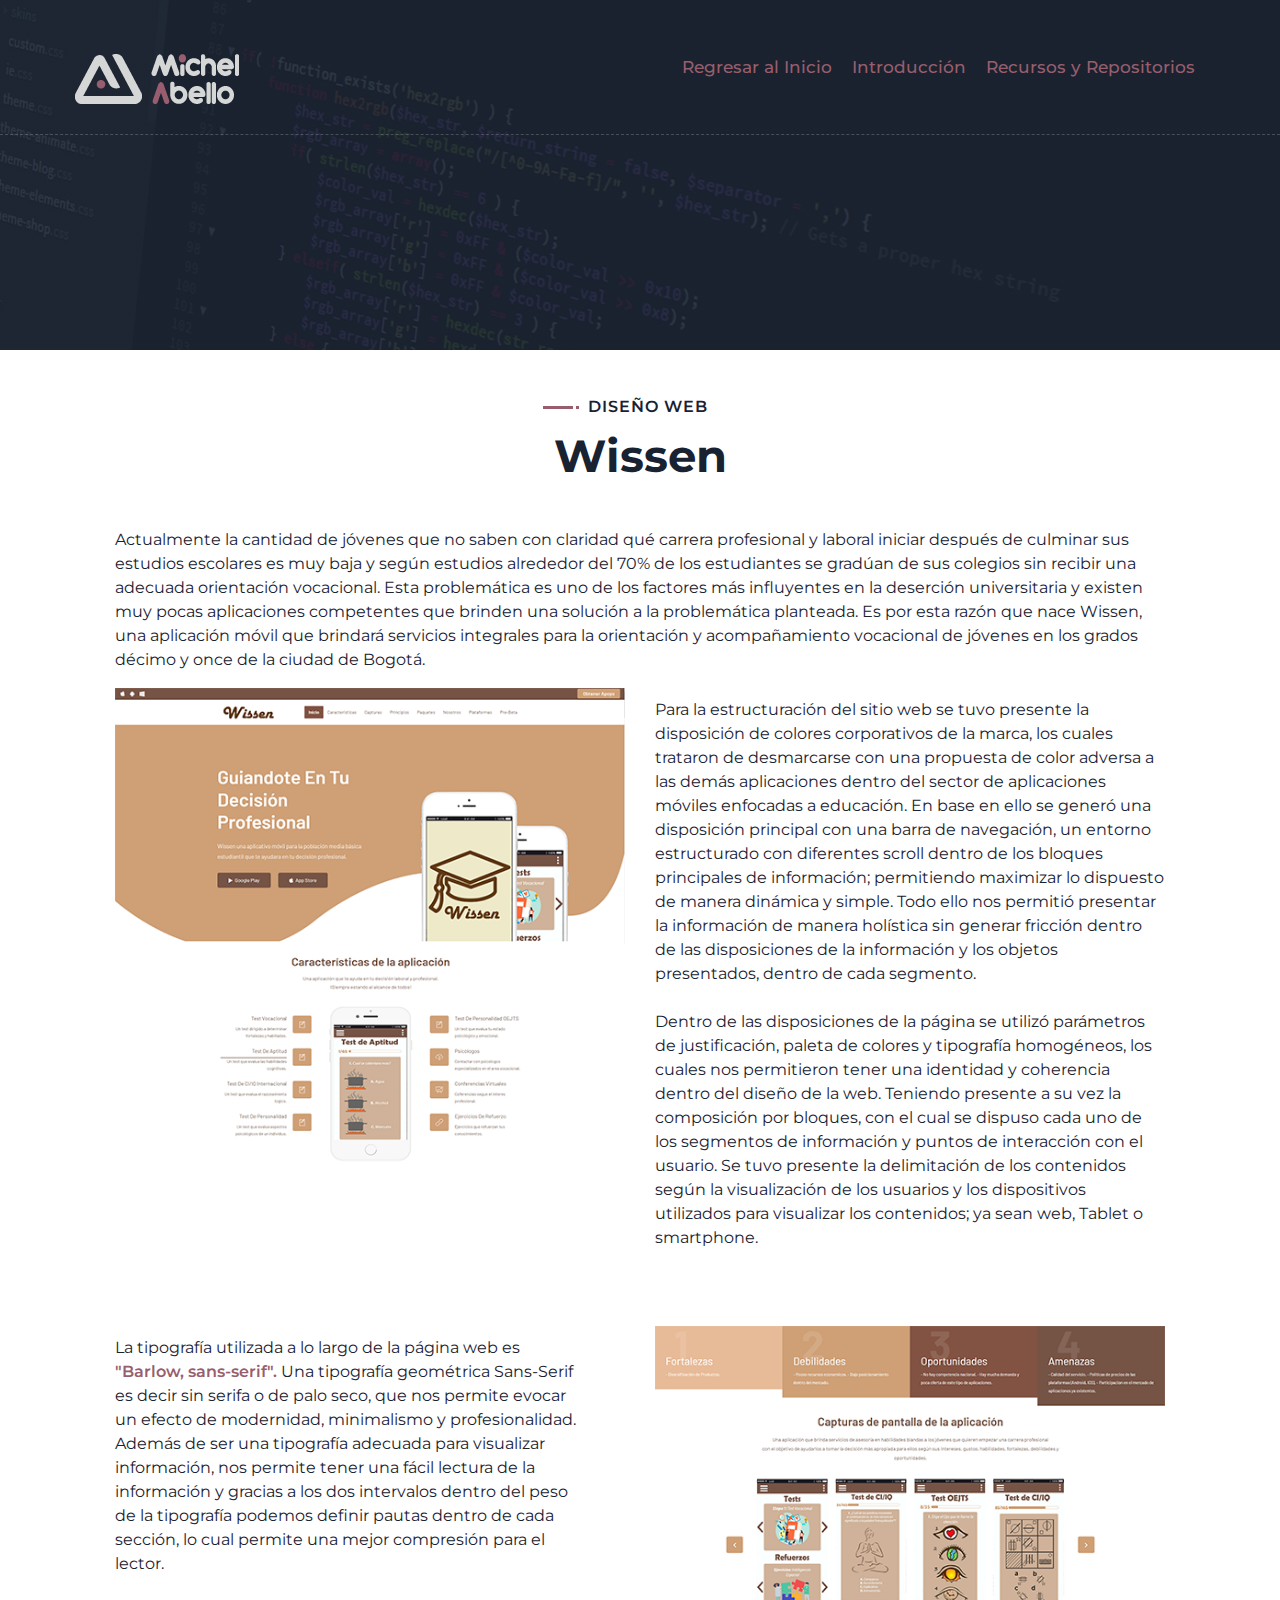
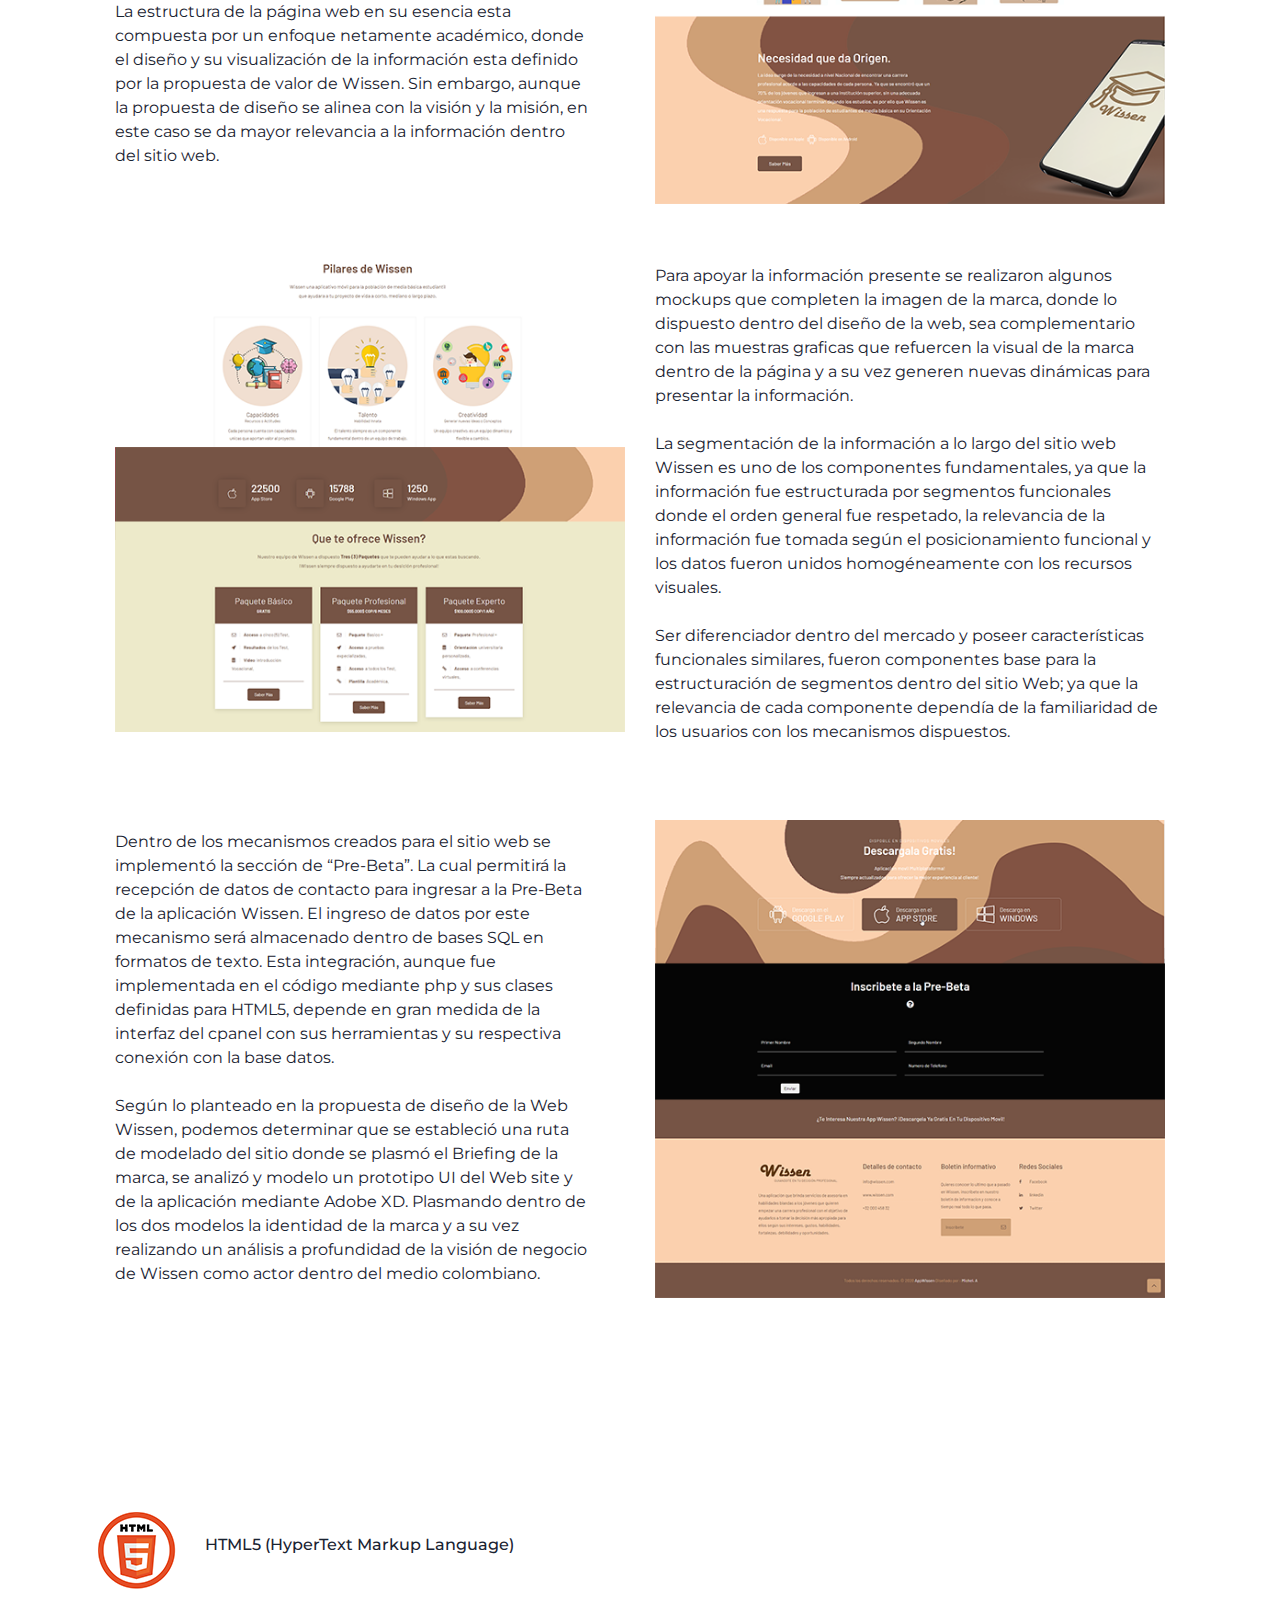
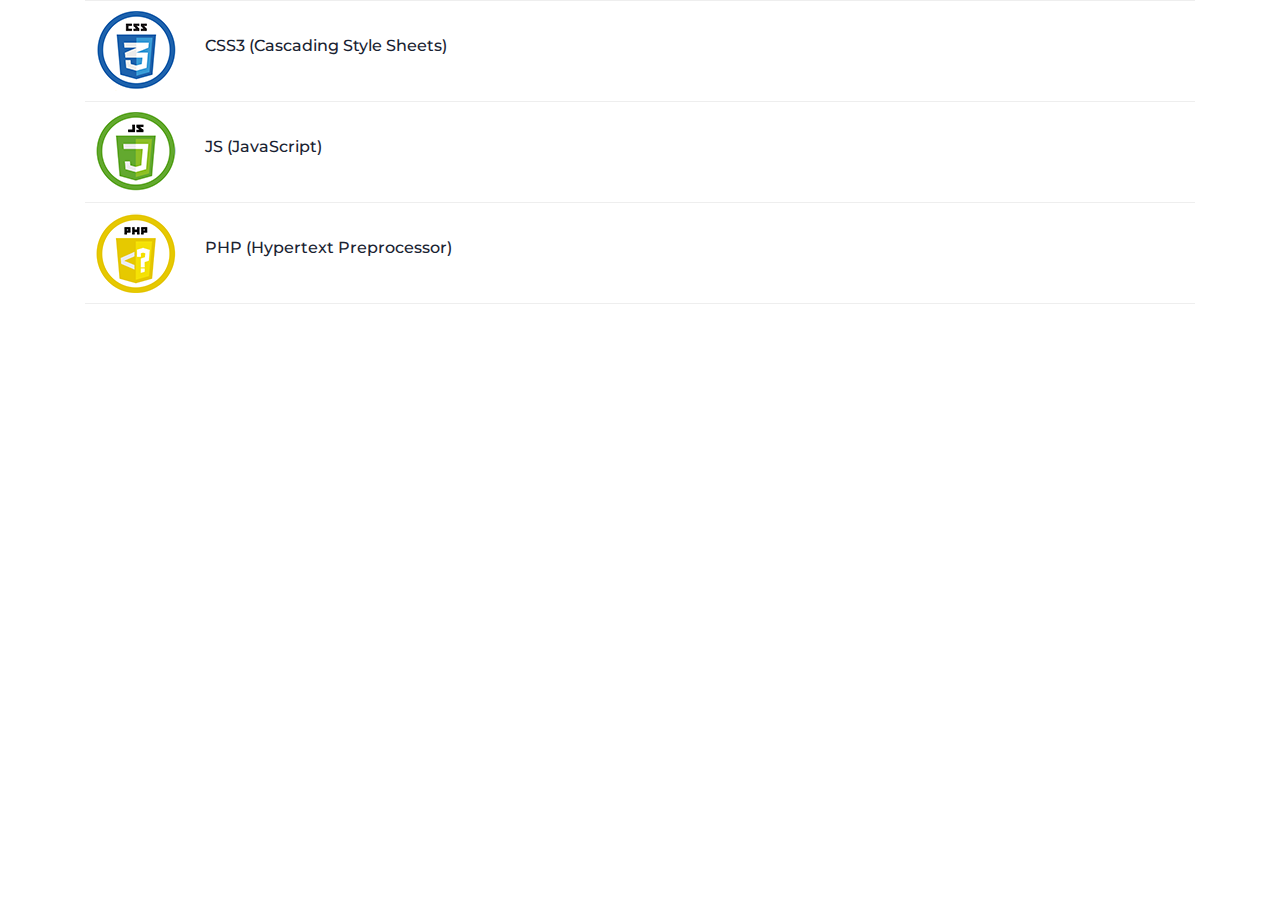
<file: Wissen.html>
<!DOCTYPE html>
<html lang="es">
    <head>
        <meta charset="utf-8">
        <title>MichelAbello</title>
        <meta content="Website-MichelAbello" name="MichelAbello">
        
        <meta content="MichelAbello - Business Administrator" name="keywords">
        <meta content="Professional within his field of expertise. With extensive knowledge in design, programming and the administrative area." name="description">

        <!-- Favicon -->
        <link rel="icon" href="img/icon.png">

        <!-- Google Font -->
        <link href="https://fonts.googleapis.com/css2?family=Montserrat:wght@300;400;500;600;700&display=swap" rel="stylesheet">

        <!-- CSS Libraries -->
        <link href="https://stackpath.bootstrapcdn.com/bootstrap/4.4.1/css/bootstrap.min.css" rel="stylesheet">
        <link href="https://cdnjs.cloudflare.com/ajax/libs/font-awesome/5.10.0/css/all.min.css" rel="stylesheet">
        <link href="lib/animate/animate.min.css" rel="stylesheet">
        <link href="lib/owlcarousel/assets/owl.carousel.min.css" rel="stylesheet">
        <link href="lib/lightbox/css/lightbox.min.css" rel="stylesheet">

        <!-- Template Stylesheet -->
        <link href="css/style.css" rel="stylesheet">
    </head>

    <body data-spy="scroll" data-target=".navbar" data-offset="51">

        <!-- checkbox Language -->

        <!--<div class="Language">
            <span class="en">Español</span>
            <input type="checkbox" class="check">
            <span class="es">Ingles</span>
        </div>-->

        <!-- Nav Bar Start -->
        <div class="navbar navbar-expand-lg bg-light navbar-light">
            <div class="container-fluid">
                <a href="index.html" class="navbar-brand">
                    <div class="center-desk">
                        <div class="logo">
                           <a href="index.html"><img src="img/logo.png"/></a>
                        </div>
                    </div>
                </a>
                <button type="button" class="navbar-toggler" data-toggle="collapse" data-target="#navbarCollapse">
                    <span class="navbar-toggler-icon"></span>
                </button>

                <div class="collapse navbar-collapse justify-content-between" id="navbarCollapse">
                    <div class="navbar-nav ml-auto">
                        <a href="index.html" class="nav-item nav-link active">Regresar al Inicio</a>
                        <a href="#portfolio_start" class="nav-item nav-link active">Introducción</a>
                        <a href="#portfolio_end" class="nav-item nav-link active">Recursos y Repositorios</a>
                    </div>
                </div>
            </div>
        </div>
        <!-- Nav Bar End -->

        <!-- Deko Start -->
        <div class="Deko" id="home">
            <div class="container-fluid">
                <div class="hero-image-Ecobambu"></div>
            </div>
        </div>
        <!-- Deko End -->
        
        <!-- Ecobambu_Wed Start -->
        <div class="portfolio_start" id="portfolio_start">
        <div class="container">
            <div class="section-header text-center wow zoomIn" data-wow-delay="0.1s">
                <p>Diseño Web</p>
                <h2>Wissen</h2>
            </div>
                <div class="container">
                    <div class="container banner-text">
                        <p>
                            Actualmente la cantidad de jóvenes que no saben con claridad qué carrera profesional y laboral iniciar 
                            después de culminar sus estudios escolares es muy baja y según estudios alrededor del 70% de los 
                            estudiantes se gradúan de sus colegios sin recibir una adecuada orientación vocacional. Esta problemática 
                            es uno de los factores más influyentes en la deserción universitaria y existen muy pocas aplicaciones 
                            competentes que brinden una solución a la problemática planteada. Es por esta razón que nace Wissen, una 
                            aplicación móvil que brindará servicios integrales para la orientación y acompañamiento vocacional de 
                            jóvenes en los grados décimo y once de la ciudad de Bogotá.
                        </p>
                        <div class="home_Eco_banner">
                            <div class="row h_item">
                                <div class="col-lg-6">
                                    <div class="AseoEco_img">
                                        <img class="img-fluid" src="img/B_sheet_1.png" alt="">
                                    </div>
                                </div>
                                <div class="col-lg-6">
                                    <div class="h_text">
                                        <div class="h_text_inner left">
                                            <p>
                                                Para la estructuración del sitio web se tuvo presente la disposición de colores corporativos de la marca, los 
                                                cuales trataron de desmarcarse con una propuesta de color adversa a las demás aplicaciones dentro del sector de 
                                                aplicaciones móviles enfocadas a educación. En base en ello se generó una disposición principal con una barra 
                                                de navegación, un entorno estructurado con diferentes scroll dentro de los bloques principales de información; 
                                                permitiendo maximizar lo dispuesto de manera dinámica y simple. Todo ello nos permitió presentar la información 
                                                de manera holística sin generar fricción dentro de las disposiciones de la información y los objetos presentados, 
                                                dentro de cada segmento.
                                                <br></br>
                                                Dentro de las disposiciones de la página se utilizó parámetros de justificación, paleta de colores y tipografía 
                                                homogéneos, los cuales nos permitieron tener una identidad y coherencia dentro del diseño de la web. Teniendo 
                                                presente a su vez la composición por bloques, con el cual se dispuso cada uno de los segmentos de información 
                                                y puntos de interacción con el usuario. Se tuvo presente la delimitación de los contenidos según la visualización 
                                                de los usuarios y los dispositivos utilizados para visualizar los contenidos; ya sean web, Tablet o smartphone.
                                            </p>
                                        </div>
                                    </div>
                                </div>
                            </div>
                            <div class="row h_item">
						        <div class="col-lg-6">
							        <div class="h_text">
								        <div class="h_text_inner right">
									        <p>
                                                La tipografía utilizada a lo largo de la página web es <a class="inter" href="https://fonts.google.com/specimen/Barlow?query=Barlow">"Barlow, sans-serif".</a> Una tipografía geométrica Sans-Serif 
                                                es decir sin serifa o de palo seco, que nos permite evocar un efecto de modernidad, minimalismo y profesionalidad. 
                                                Además de ser una tipografía adecuada para visualizar información, nos permite tener una fácil lectura de la información 
                                                y gracias a los dos intervalos dentro del peso de la tipografía podemos definir pautas dentro de cada sección, lo cual 
                                                permite una mejor compresión para el lector. 
                                                <br></br>
                                                La estructura de la página web en su esencia esta compuesta por un enfoque netamente académico, donde el diseño y su 
                                                visualización de la información esta definido por la propuesta de valor de Wissen. Sin embargo, aunque la propuesta de 
                                                diseño se alinea con la visión y la misión, en este caso se da mayor relevancia a la información dentro del sitio web. 
                                            </p>
								        </div>
							        </div>
						        </div>
						        <div class="col-lg-6">
							        <div class="AseoEco_img">
								        <img class="img-fluid" src="img/B_sheet_2.png" alt="">
							        </div>
						        </div>
        			        </div>
        			        <div class="row h_item">
        				        <div class="col-lg-6">
							        <div class="AseoEco_img">
								        <img class="img-fluid" src="img/B_sheet_3.png" alt="">
							        </div>
						        </div>
						        <div class="col-lg-6">
							        <div class="h_text">
								        <div class="h_text_inner left">		
									        <p>
                                                Para apoyar la información presente se realizaron algunos mockups que completen la imagen de la marca, donde lo dispuesto 
                                                dentro del diseño de la web, sea complementario con las muestras graficas que refuercen la visual de la marca dentro de 
                                                la página y a su vez generen nuevas dinámicas para presentar la información. 
                                                <br></br>
                                                La segmentación de la información a lo largo del sitio web Wissen es uno de los componentes fundamentales, ya que la 
                                                información fue estructurada por segmentos funcionales donde el orden general fue respetado, la relevancia de la información 
                                                fue tomada según el posicionamiento funcional y los datos fueron unidos homogéneamente con los recursos visuales. 
                                                <br></br>
                                                Ser diferenciador dentro del mercado y poseer características funcionales similares, fueron componentes base para la 
                                                estructuración de segmentos dentro del sitio Web; ya que la relevancia de cada componente dependía de la familiaridad 
                                                de los usuarios con los mecanismos dispuestos.
                                            </p>
								        </div>
							        </div>
						        </div>
        			        </div>
        			        <div class="row h_item">
						        <div class="col-lg-6">
							        <div class="h_text">
								        <div class="h_text_inner right">
									        <p>
                                                Dentro de los mecanismos creados para el sitio web se implementó la sección de “Pre-Beta”. La cual permitirá la 
                                                recepción de datos de contacto para ingresar a la Pre-Beta de la aplicación Wissen. El ingreso de datos por este 
                                                mecanismo será almacenado dentro de bases SQL en formatos de texto. Esta integración, aunque fue implementada en el 
                                                código mediante php y sus clases definidas para HTML5, depende en gran medida de la interfaz del cpanel con sus 
                                                herramientas y su respectiva conexión con la base datos. 
                                                <br></br>
                                                Según lo planteado en la propuesta de diseño de la Web Wissen, podemos determinar que se estableció una ruta de 
                                                modelado del sitio donde se plasmó el Briefing de la marca, se analizó y modelo un prototipo UI del Web site y de la 
                                                aplicación mediante Adobe XD. Plasmando dentro de los dos modelos la identidad de la marca y a su vez realizando un 
                                                análisis a profundidad de la visión de negocio de Wissen como actor dentro del medio colombiano.                               
                                            </p>
								        </div>
							        </div>
						        </div>
						        <div class="col-lg-6">
							        <div class="AseoEco_img">
								        <img class="img-fluid" src="img/B_sheet_4.png" alt="">
							        </div>
						        </div>        
        			        </div>
                        </div>
                    </div>
                </div>
            </div>
        </div>
        <!-- Ecobambu_Wed End -->

        <div class="portfolio_end" id="portfolio_end">
            <div class="container">
                <div class="section-header text-center wow zoomIn" data-wow-delay="0.1s">
                    <p>Recursos y Repositorios</p>
                    <h2>Herramientas Utilizadas</h2>
                </div>
                <div class="single-list flex-row d-flex">
                    <div class="obj">
                        <img src="img/html.png" alt="">
                    </div>
                    <div class="text-p-end">
                        <h6>
                            HTML5 (HyperText Markup Language)
                        </h6>
                    </div>
                </div>
                <div class="single-list flex-row d-flex">
                    <div class="obj">
                        <img src="img/css.png" alt="">
                    </div>
                    <div class="text-p-end">
                        <h6>
                            CSS3 (Cascading Style Sheets)                          
                        </h6>
                    </div>
                </div>
                <div class="single-list flex-row d-flex">
                    <div class="obj">
                        <img src="img/js.png" alt="">
                    </div>
                    <div class="text-p-end">
                        <h6>
                            JS (JavaScript)
                        </h6>
                    </div>
                </div>
                <div class="single-list flex-row d-flex">
                    <div class="obj">
                        <img src="img/php.png" alt="">
                    </div>
                    <div class="text-p-end">
                        <h6>
                            PHP (Hypertext Preprocessor)
                        </h6>
                    </div>
                </div>
            </div>
        </div>

        <!-- Links Start -->
        <div class="links" id="links">
            <div class="section-header text-center wow zoomIn" data-wow-delay="0.1s">
                <a class="btn" href="https://github.com/MichelAbello78/Web_Site_Wissen">Código </a>
                <a class="btn" href="https://www.behance.net/gallery/151497495/WebSite-Wissen">Vista </a>
            </div>
        </div>
        <!-- Links End -->

        <!-- Footer Start -->
        <div class="footer wow fadeIn" data-wow-delay="0.3s">
            <div class="container-fluid">
                <div class="container">
                    <div class="footer-info">
                        <img src="img/banner end.png"/>
                        <div class="footer-menu">
                        </div>
                        <div class="footer-social">
                            <a href="https://www.behance.net/gallery/142669769/Personal-Branding"><i class="fab fa-behance"></i></a>
                            <a href="https://www.linkedin.com/in/michel-abello/"><i class="fab fa-linkedin-in"></i></a>
                            <a href="https://github.com/MichelAbello78"><i class="fab fa-github"></i></a>
                        </div>
                    </div>
                </div>
                <div class="container copyright">
                    <p>&copy; <a href="#">Michel Abello</a>, Todos los derechos reservados | Diseñado por Michel.A</a></p>
                </div>
            </div>
        </div>
        <!-- Footer End -->
        
        
        <!-- Back to top button -->
        <a href="#" class="btn back-to-top"><i class="fa fa-chevron-up"></i></a>
        
        
        <!-- Pre Loader -->
        <div id="loader" class="show">
            <div class="loader"></div>
        </div>

        
        <!-- JavaScript Libraries -->
        <script src="https://code.jquery.com/jquery-3.4.1.min.js"></script>
        <script src="https://stackpath.bootstrapcdn.com/bootstrap/4.4.1/js/bootstrap.bundle.min.js"></script>
        <script src="lib/easing/easing.min.js"></script>
        <script src="lib/wow/wow.min.js"></script>
        <script src="lib/waypoints/waypoints.min.js"></script>
        <script src="lib/typed/typed.min.js"></script>
        <script src="lib/owlcarousel/owl.carousel.min.js"></script>
        <script src="lib/isotope/isotope.pkgd.min.js"></script>
        <script src="lib/lightbox/js/lightbox.min.js"></script>
        
        <!-- Template Javascript -->
        <script src="js/main.js"></script>
        <!-- Lenguage Javascript -->
        <script src="js/language.js"></script>
    </body>
</html>
</file>
<file: css/style.css>
body {
    color: #192231;
    background: #ffffff;
    font-family: 'Montserrat', sans-serif;
}   

h1,
h2, 
h3, 
h4,
h5, 
h6 {
    color: #192231;
}

a {
    color: #192231;
    transition: .3s;
}

a:hover,
a:active,
a:focus {
    color: #d5d5d5;
    outline: none;
    text-decoration: none;
}

.btn:focus,
.form-control:focus {
    box-shadow: none;
}

.container-fluid {
    max-width: 1366px;
}

.inter{
    color: #985e6d;
    font-weight: 600;
}

.btn {
    padding: 12px 25px;
    font-size: 16px;
    font-weight: 900;
    letter-spacing: 1px;
    color: #ffffff;
    background: #985e6d;
    border: 2px solid transparent;
    border-radius: 1;
    box-shadow: inset 0 0 0 50px #985e6d;
    transition: ease-out 0.3s;
    -webkit-transition: ease-out 0.3s;
    -moz-transition: ease-out 0.3s;
}

.btn:hover {
    color: #d5d5d5;
    background: transparent;
    box-shadow: inset 0 0 0 0 #d5d5d5;
    border-color: #d5d5d5;
}

#loader {
    position: fixed;
    top: 0;
    right: 0;
    bottom: 0;
    left: 0;
    display: flex;
    align-items: center;
    justify-content: center;
    background: #ffffff;
    opacity: 0;
    visibility: hidden;
    -webkit-transition: opacity .3s ease-out, visibility 0s linear .3s;
    -o-transition: opacity .3s ease-out, visibility 0s linear .3s;
    transition: opacity .3s ease-out, visibility 0s linear .3s;
    z-index: 999;
}

#loader.show {
    -webkit-transition: opacity .6s ease-out, visibility 0s linear 0s;
    -o-transition: opacity .6s ease-out, visibility 0s linear 0s;
    transition: opacity .6s ease-out, visibility 0s linear 0s;
    visibility: visible;
    opacity: 1;
}

#loader .loader {
    position: relative;
    width: 45px;
    height: 45px;
    border: 5px solid #dddddd;
    border-top: 5px solid #d5d5d5;
    border-radius: 50%;
    -webkit-animation: spin 2s linear infinite;
    animation: spin 2s linear infinite;
}

@-webkit-keyframes spin {
    0% { -webkit-transform: rotate(0deg); }
    100% { -webkit-transform: rotate(360deg); }
}

@keyframes spin {
    0% { transform: rotate(0deg); }
    100% { transform: rotate(360deg); }
}

.back-to-top {
    position: fixed;
    display: none;
    width: 44px;
    height: 44px;
    padding: 8px 0;
    text-align: center;
    line-height: 1;
    font-size: 22px;
    right: 15px;
    bottom: 15px;
    z-index: 9;
}

.back-to-top i {
    color: #ffffff;
}

.back-to-top:hover i {
    color: #985e6d;
}

/**********************************/
/*********** Language CSS **********/
/**********************************/

.Language{
    height: 30px;
}

.en{
    color: #192231;
    margin-left: 25px;
    font-weight: 700;
}

.es{
    color: #985e6d;
    margin-left: 25px;
    font-weight: 700;
}

.check{
    position: relative;
    width: 50px;
}

.check::before{
    content: '';
    position: absolute;
    width: 50px;
    height: 25px;
    background: #192231;
    border-radius: 25px;
}

.check::after{
    content: '';
    position: absolute;
    width: 50px;
    height: 25px;
    background: #985e6d;
    border-radius: 25px;
    transition: 0.25s;
    border: 2px solid #985e6d;
    box-sizing: border-box;
}

.check:checked::after{
    left: 25px;
    border: 2px solid #985e6d;
}

.check:checked::before{
    background: #192231;
}

/**********************************/
/*********** Nav Bar CSS **********/
/**********************************/
.navbar {
    position: relative;
    transition: .5s;
    z-index: 999;
}

.navbar.nav-sticky {
    position: fixed;
    top: 0;
    width: 100%;
    box-shadow: 0 2px 5px rgba(0, 0, 0, .3);
}

.navbar .navbar-brand {
    margin: 0;
    font-size: 45px;
    line-height: 0px;
    font-weight: 700;
    letter-spacing: 2px;
    transition: .5s;
    
}

.navbar .navbar-brand img {
    max-width: 100%;
    max-height: 40px;
}

.navbar .dropdown-menu {
    margin-top: 0;
    border: 0;
    border-radius: 0;
    background: #985e6d;
}

@media (min-width: 992px) {
    .navbar {
        position: absolute;
        width: 100%;
        padding: 30px 60px;
        background: transparent !important;
        border-bottom: 1px dashed rgba(256, 256, 256, .2);
        z-index: 9;
    }
    
    .navbar.nav-sticky {
        padding: 10px 60px;
        background: #ffffff !important;
    }
    
    .navbar .navbar-brand {
        color: #ffffff;
    }
    
    .navbar.nav-sticky .navbar-brand {
        color: #192231;
    }

    .navbar-light .navbar-nav .nav-link,
    .navbar-light .navbar-nav .nav-link:focus {
        padding: 10px 10px 8px 10px;
        color: #d5d5d5;
        font-size: 17px;
        font-weight: 500;
    }
    
    .navbar-light.nav-sticky .navbar-nav .nav-link,
    .navbar-light.nav-sticky .navbar-nav .nav-link:focus {
        color: #985e6d;
    }

    .navbar-light .navbar-nav .nav-link:hover,
    .navbar-light .navbar-nav .nav-link.active {
        color: #985e6d;
    }
    
    .navbar-light.nav-sticky .navbar-nav .nav-link:hover,
    .navbar-light.nav-sticky .navbar-nav .nav-link.active {
        color: #192231;
    }
}

@media (max-width: 991.98px) {   
    .navbar {
        padding: 15px;
        background: #ffffff !important;
    }
    
    .navbar .navbar-brand {
        color: #d5d5d5;
    }
    
    .navbar .navbar-nav {
        margin-top: 15px;
    }
    
    .navbar a.nav-link {
        padding: 5px;
    }
    
    .navbar .dropdown-menu {
        box-shadow: none;
    }
}

/**********************************/
/*********** Background **********/
/**********************************/

.bar_img {
    position: relative;
    width: 1050px;
    height: auto;
    max-width: auto;
    max-height: auto;
}

.hero {
    position: relative;
    width: 100%;
    margin-bottom: 45px;
    padding: 120px 0 0 0;
    overflow: hidden;
    background: linear-gradient(rgba(25,34,49,0.9), rgba(25,34,49,0.9)), url(../img/background.png);
    background-position: center;
    background-repeat: no-repeat;
    background-size: cover;
}

.hero .container-fluid {
    padding: 0;
}

.hero .hero-image {
    height: 730px;
    position: relative;
    text-align: right;
    padding-right: 75px;
}

.Deko {
    position: relative;
    width: 100%;
    margin-bottom: 0;
    padding: 120px 0 0 0;
    overflow: hidden;
    background: linear-gradient(rgba(25,34,49,0.9), rgba(25,34,49,0.9)), url(../img/background_Web_Designer.png);
    background-position: center;
    background-repeat: no-repeat;
    background-size: cover;
}

.Deko .container-fluid {
    padding: 0;
}

.Deko .hero-image-Ecobambu {
    height: 230px;
    position: relative;
    text-align: right;
    padding-right: 75px;
}

.Omega {
    position: relative;
    width: 100%;
    margin-bottom: 0;
    padding: 120px 0 0 0;
    overflow: hidden;
    background: linear-gradient(rgba(25,34,49,0.9), rgba(25,34,49,0.9)), url(../img/background_Data_Analytics.png);
    background-position: center;
    background-repeat: no-repeat;
    background-size: cover;
}

.Omega .container-fluid {
    padding: 0;
}

.Omega .hero-image-Ecobambu {
    height: 230px;
    position: relative;
    text-align: right;
    padding-right: 75px;
}

.Alfa {
    position: relative;
    width: 100%;
    margin-bottom: 0;
    padding: 120px 0 0 0;
    overflow: hidden;
    background: linear-gradient(rgba(25,34,49,0.9), rgba(25,34,49,0.9)), url(../img/background_Brand_Design.png);
    background-position: center;
    background-repeat: no-repeat;
    background-size: cover;
}

.Alfa .container-fluid {
    padding: 0;
}

.Alfa .hero-image-Ecobambu {
    height: 230px;
    position: relative;
    text-align: right;
    padding-right: 75px;
}


.hero .hero-content {
    position: relative;
    padding-left: 75px;
    display: flex;
    align-items: flex-start;
    justify-content: center;
    flex-direction: column;
}

.hero .hero-text p {
    color: #d5d5d5;
    font-size: 25px;
    font-weight: 600;
    margin-bottom: 15px;
}

.hero .hero-text h1 {
    color: #d5d5d5;
    font-size: 60px;
    font-weight: 700;
    letter-spacing: 3px;
    margin-bottom: 15px;
}

.hero .hero-text h2 {
    display: inline-block;
    margin: 0;
    height: 35px;
    color: #ffffff;
    font-size: 35px;
    font-weight: 600;
}

.hero .hero-text .typed-text {
    display: none;
}

.hero .hero-text .typed-cursor {
    font-size: 35px;
    font-weight: 300;
    color: #ffffff;
}

.hero .hero-btn .btn {
    margin-top: 35px;
    color: #985e6d;
    background: #d5d5d5;
    box-shadow: inset 0 0 0 50px #d5d5d5;
}

.hero .hero-btn .btn:hover {
    color: #ffffff;
    background: transparent;
    box-shadow: inset 0 0 0 0 #ffffff;
    border-color: #ffffff;
}

.hero .hero-btn .btn:first-child {
    margin-right: 10px;
}

@media (max-width: 991.98px) {
    .hero {
        padding-top: 60px;
    }
    
    .hero .hero-content {
        padding: 0 15px;
    }
    
    .hero .hero-text p {
        font-size: 20px;
    }
    
    .hero .hero-text h1 {
        font-size: 45px;
    }
    
    .hero .hero-text h2 {
        font-size: 25px;
        height: 25px;
    }
    
    .hero .hero-btn .btn {
        padding: 12px 30px;
        letter-spacing: 1px;
    }
}

@media (max-width: 767.98px) {
    .hero {
        padding-top: 60px;
        padding-bottom: 60px;
    }
    
    .hero,
    .hero .hero-text,
    .hero .hero-btn {
        width: 100%;
        text-align: center;
    }
    
    .hero .hero-text p {
        font-size: 18px;
    }
    
    .hero .hero-text h1 {
        font-size: 35px;
    }
    
    .hero .hero-text h2 {
        font-size: 22px;
        height: 22px;
    }
    
    .hero .hero-btn .btn {
        padding: 10px 15px;
        letter-spacing: 1px;
    }
}

@media (max-width: 575.98px) {
    .hero .hero-text p {
        font-size: 16px;
    }
    
    .hero .hero-text h1 {
        font-size: 30px;
    }
    
    .hero .hero-text h2 {
        font-size: 18px;
        height: 18px;
    }
    
    .hero .hero-btn .btn {
        padding: 8px 10px;
        letter-spacing: 0;
    }
}


/*******************************/
/******* Section Header ********/
/*******************************/
.section-header {
    position: relative;
    margin-bottom: 45px;
}

.section-header p {
    display: inline-block;
    margin: 0 30px;
    margin-bottom: 10px;
    padding-left: 15px;
    position: relative;
    font-size: 16px;
    font-weight: 600;
    letter-spacing: 1px;
    text-transform: uppercase;
    background: #ffffff;
}

.section-header p::before {
    position: absolute;
    content: "";
    height: 3px;
    top: 11px;
    right: 0;
    left: -30px;
    background: #985e6d;
    z-index: -1;
}

.section-header p::after {
    position: absolute;
    content: "";
    width: 3px;
    height: 3px;
    top: 11px;
    left: 3px;
    background: #985e6d;
    z-index: 1;
}

.section-header h2 {
    margin: 0;
    position: relative;
    font-size: 45px;
    font-weight: 700;
}

@media (max-width: 767.98px) {
    .section-header h2 {
        font-size: 30px;
    }
}


/*******************************/
/********** About CSS **********/
/*******************************/
.about {
    position: relative;
    width: 100%;
    margin: -45px 0 45px 0;
}

.about .col-lg-6 {
    padding: 0;
}

.about .section-header {
    margin-bottom: 30px;
}

.about .about-img {
    position: relative;
    height: 100%;
}

.about .about-img img {
    position: relative;
    width: 100%;
    height: 100%;
    object-fit: cover;
}

.about .about-content {
    padding: 0 60px;
}

.about .about-text p {
    font-size: 16px;
}

.about .skills {
    margin-bottom: 30px;
}

.about .skill-name {
    margin-top: 15px;
}

.about .skill-name p {
    display: inline-block;
    margin-bottom: 5px;
    font-size: 16px;
    font-weight: 400;
}

.about .skill-name p:last-child {
    float: right;
}

.about .progress {
    height: 10px;
    border-radius: 10px;
    background: #dddddd;
}

.about .progress .progress-bar {
    width: 0px;
    background: #985e6d;
    border-radius: 10px;
    transition: 2s;
}

.about .about-text a.btn {
    margin-top: 15px;
}

@media (max-width: 991.98px) {
    .about .about-content {
        padding: 45px 15px 0 15px;
    }
}


/*******************************/
/******* Experience CSS ********/
/*******************************/
.experience {
    position: relative;
    padding: 45px 0 15px 0;
}

.experience .timeline {
    position: relative;
    width: 100%;
}

.experience .timeline::after {
    content: '';
    position: absolute;
    width: 2px;
    background: #985e6d;
    top: 0;
    bottom: 0;
    left: 50%;
    margin-left: -1px;
}

.experience .timeline .timeline-item {
    position: relative;
    background: inherit;
    width: 50%;
    margin-bottom: 30px;
}

.experience .timeline .timeline-item.left {
    left: 0;
    padding-right: 30px;
}

.experience .timeline .timeline-item.right {
    left: 50%;
    padding-left: 30px;
}

.experience .timeline .timeline-item::after {
    content: '';
    position: absolute;
    width: 16px;
    height: 16px;
    top: 48px;
    right: -8px;
    background: #ffffff;
    border: 2px solid #985e6d;
    border-radius: 16px;
    z-index: 1;
}

.experience .timeline .timeline-item.right::after {
    left: -8px;
}

.experience .timeline .timeline-item::before {
  content: '';
  position: absolute;
  width: 0;
  height: 0;
  top: 46px;
  right: 10px;
  z-index: 1;
  border: 10px solid;
  border-color: transparent transparent transparent #dddddd;
}

.experience .timeline .timeline-item.right::before {
  left: 10px;
  border-color: transparent #dddddd transparent transparent;
}

.experience .timeline .timeline-date {
    position: absolute;
    width: 100%;
    top: 44px;
    font-size: 16px;
    font-weight: 600;
    color: #985e6d;
    text-transform: uppercase;
    letter-spacing: 1px;
    z-index: 1;
}

.experience .timeline .timeline-item.left .timeline-date {
    text-align: left;
    left: calc(100% + 55px);
}

.experience .timeline .timeline-item.right .timeline-date {
    text-align: right;
    right: calc(100% + 55px);
}

.experience .timeline .timeline-text {
    padding: 30px;
    background: #ffffff;
    position: relative;
    border-right: 5px solid #dddddd;
    box-shadow: 0 0 60px rgba(0, 0, 0, .08);
}

.experience .timeline .timeline-item.right .timeline-text {
    border-right: none;
    border-left: 5px solid #dddddd;
}

.experience .timeline .timeline-text h2 {
    margin: 0 0 5px 0;
    font-size: 22px;
    font-weight: 600;
}

.experience .timeline .timeline-text h4 {
    margin: 0 0 10px 0;
    font-size: 16px;
    font-style: italic;
    font-weight: 400;
}

.experience .timeline .timeline-text p {
    margin: 0;
    font-size: 16px;
}

@media (max-width: 767.98px) {
    .experience .timeline::after {
        left: 8px;
    }

    .experience .timeline .timeline-item {
        width: 100%;
        padding-left: 38px;
    }
    
    .experience .timeline .timeline-item.left {
        padding-right: 0;
    }
    
    .experience .timeline .timeline-item.right {
        left: 0%;
        padding-left: 38px;
    }

    .experience .timeline .timeline-item.left::after, 
    .experience .timeline .timeline-item.right::after {
        left: 0;
    }
    
    .experience .timeline .timeline-item.left::before,
    .experience .timeline .timeline-item.right::before {
        left: 18px;
        border-color: transparent #dddddd transparent transparent;
    }
    
    .experience .timeline .timeline-item.left .timeline-date,
    .experience .timeline .timeline-item.right .timeline-date {
        position: relative;
        top: 0;
        right: auto;
        left: 0;
        text-align: left;
        margin-bottom: 10px;
    }
    
    .experience .timeline .timeline-item.left .timeline-text,
    .experience .timeline .timeline-item.right .timeline-text {
        border-right: none;
        border-left: 5px solid #dddddd;
    }
}


/*******************************/
/********* Service CSS *********/
/*******************************/
.service {
    position: relative;
    width: 100%;
    padding: 45px 0 15px 0;
}

.service .service-item {
    position: relative;
    margin-bottom: 30px;
    display: flex;
    align-items: center;
    box-shadow: inset 0 0 0 0 transparent;
    transition: ease-out 0.5s;
}

.service .service-item:hover {
    box-shadow: inset 800px 0 0 0 #985e6d;
}

.service .service-icon {
    position: relative;
    width: 150px;
    min-height: 150px;
    display: flex;
    align-items: center;
    justify-content: center;
    border: 1px solid #985e6d;
    background: #ffffff;
}

.service .service-icon i {
    position: relative;
    font-size: 60px;
    color: #985e6d;
    transition: .3s;
}

.service .service-item:hover i {
    font-size: 75px;
}

.service .service-text {
    position: relative;
    width: calc(100% - 120px);
    padding: 0 30px;
}

.service .service-text h3 {
    margin-bottom: 10px;
    font-size: 20px;
    font-weight: 600;
    transition: 1s;
}

.service .service-text p {
    margin: 0;
    font-size: 16px;
    transition: 1s;
}

.service .service-item:hover .service-text h3,
.service .service-item:hover .service-text p {
    color: #ffffff;
}

@media (max-width: 575.98px) {
    .service .service-text h3 {
        font-size: 16px;
        margin-bottom: 5px;
    }
    
    .service .service-text p {
        font-size: 14px;
    }
}


/*******************************/
/******** Portfolio CSS ********/
/*******************************/
.portfolio {
    position: relative;
    padding: 45px 0 15px 0;
}

.portfolio #portfolio-filter {
    padding: 0;
    margin: -15px 0 25px 0;
    list-style: none;
    font-size: 0;
    text-align: center;
}

.portfolio #portfolio-filter li {
    cursor: pointer;
    display: inline-block;
    margin: 5px;
    padding: 6px 12px;
    font-size: 14px;
    font-weight: 600;
    color: #ffffff;
    background: #985e6d;
    border: 2px solid transparent;
    border-radius: 0;
    box-shadow: inset 0 0 0 50px #985e6d;
    transition: ease-out 0.3s;
    -webkit-transition: ease-out 0.3s;
    -moz-transition: ease-out 0.3s;
}

.portfolio #portfolio-filter li:hover,
.portfolio #portfolio-filter li.filter-active {
    color: #985e6d;
    background: transparent;
    box-shadow: inset 0 0 0 0 #985e6d;
    border-color: #985e6d;
}

.portfolio .portfolio-item {
    position: relative;
}

.portfolio .portfolio-wrap {
    position: relative;
    width: 100%;
}

.portfolio .portfolio-img {
    position: relative;
    overflow: hidden;
}

.portfolio .portfolio-img img {
    position: relative;
    width: 100%; 
    height: 100%; 
    object-fit: cover;
    transform: scale(1.1);
    transition: .5s;
}

.portfolio .portfolio-item:hover img {
    margin-left: 15px;
}

.portfolio .portfolio-text {
    position: relative;
    height: 60px;
    width: calc(100% - 30px);
    margin: -30px 15px 30px 15px;
    display: flex;
    align-items: center;
    background: #ffffff;
    box-shadow: 0 0 15px rgba(0, 0, 0, .12);
}

.portfolio .portfolio-text h3 {
    width: calc(100% - 70px);
    font-size: 18px;
    font-weight: 600;
    margin: 0 0 0 15px;
    white-space: nowrap;
    overflow: hidden;
}

.portfolio .portfolio-text a.btn {
    width: 50px;
    height: 50px;
    padding: 0 0 2px 1px;
    display: flex;
    align-items: center;
    justify-content: center;
    font-size: 45px;
    font-weight: 100;
}

.portfolio .portfolio-item:hover a.btn {
    color: #985e6d;
    background: transparent;
    box-shadow: inset 0 0 0 0 #985e6d;
    border-color: #985e6d;
}

.ContDip {
    max-width: 1050px;
}

/**************************************/
/********* Section Portfolio **********/
/**************************************/

.home_Eco_banner {
    margin-bottom: -50px;
}

.portfolio_start {
    position: relative;
    padding: 45px 0 15px 0;
}

.h_item {
    margin-bottom: 50px;
}

.row {
    display: -ms-flexbox;
    display: flex;
    -ms-flex-wrap: wrap;
    flex-wrap: wrap;
    margin-right: -15px;
    margin-left: -15px;
}

.h_item .h_text .h_text_inner.right {
    margin-right: 34px;
}

.h_item .h_text .h_text_inner {
    padding: 10px 0px;
}

.single-sidebar-widget {
    margin-bottom: 30px;
    margin-top: 40px;
}

.single-sidebar-widget .title {
    background: #192231;
    color: #fff;
    padding: 30px 20px;
    margin-bottom: 20px;
    font-size: 25px;
    font-weight: 600;
    text-align: center;
}

.portfolio_end {
    height: 50px;
    margin-top: 50px;
}

.single-list {
    border-bottom: 1px solid #eee;
    margin-bottom: 10px;
    padding-bottom: 10px;
}
.flex-row {
    flex-direction: row !important;
}

.d-flex {
    display: flex !important;
}

.text-p-end {
    padding-left: 20px;
    margin-top: 25px;
}

.links {
    height: auto;
    margin-top: 540px;
}


/*******************************/
/********* Banner CSS **********/
/*******************************/
.banner {
    position: relative;
    width: 100%;
    margin: 45px 0;
    padding: 90px 0;
    background: #ffffff;
}

.banner .container {
    max-width: 750px;
    text-align: center;
}

.banner .section-header {
    margin-bottom: 20px;
}

.banner .section-header p {
    color: #414141;
    background: transparent;
}

.banner .section-header p::after {
    display: none;
}

.banner .section-header h2 {
    color: #000000;
}

.banner .section-header h2 span {
    color: #985e6d;
    font-size: 50px;
}

.banner .banner-text p {
    font-size: 18px;
    color: #000000;
}

.banner .banner-text .btn {
    margin-top: 15px;
    color: #985e6d;
    background: #985e6d;
    box-shadow: inset 0 0 0 50px #ffffff;
}

.banner .banner-text .btn:hover {
    color: #ffffff;
    background: #985e6d;
    box-shadow: inset 0 0 0 0 #985e6d;
    border-color: #985e6d;
}

/*******************************/
/********* Contact CSS *********/
/*******************************/
.contact {
    position: relative;
    width: 100%;
    margin: 45px 0;
    background: #192231;
}

.contact .contact-form {
    position: relative;
    padding: 90px 0 90px 45px;
    background: #192231;
}

.contact .contact-form input {
    color: #ffffff;
    padding: 15px 0;
    background: none;
    border-radius: 0;
    border: none;
    border-bottom: 1px solid rgba(256, 256, 256, .5);
}

.contact .contact-form textarea {
    color: #ffffff;
    height: 90px;
    padding: 15px 0;
    background: none;
    border-radius: 0;
    border: none;
    border-bottom: 1px solid rgba(256, 256, 256, .5);
}

.contact .contact-form .form-control::placeholder {
    color: #ffffff;
    opacity: 1;
}

.contact .contact-form .form-control:-ms-input-placeholder,
.contact .contact-form .form-control::-ms-input-placeholder {
    color: #ffffff;
}

.contact .contact-form .btn {
    margin-top: 35px;
    color: #985e6d;
    background: #ffffff;
    box-shadow: inset 0 0 0 50px #ffffff;
}

.contact .contact-form .btn:hover {
    color: #ffffff;
    background: transparent;
    box-shadow: inset 0 0 0 0 #ffffff;
    border-color: #ffffff;
}

.contact .help-block ul {
    margin: 0;
    padding: 0;
    list-style-type: none;
    font-size: 14px;
    font-style: italic;
    color: #ffffff;
}

@media (max-width: 767.98px) {
    .contact .container-fluid {
        background: none;
    }
    
    .contact .contact-form {
        padding: 90px 0;
    }
}


/***************************************/
/*********** Blog-Article CSS **********/
/***************************************/
.blog {
    position: relative;
    width: 100%;
    padding: 45px 0 15px 0;
}

.blog .blog-item {
    position: relative;
    margin-bottom: 30px;
}

.blog .blog-img {
    position: relative;
    width: 100%;
    overflow: hidden;
}

.blog .blog-img img {
    width: 100%;
    transition: .5s;
}

.blog .blog-item:hover img {
    transform: scale(1.1);
}

.blog .blog-text {
    position: relative;
    padding: 30px;
    border-right: 1px solid rgba(0, 0, 0, .07);
    border-bottom: 1px solid rgba(0, 0, 0, .07);
    border-left: 1px solid rgba(0, 0, 0, .07);
}

.blog .blog-text h2 {
    font-size: 25px;
    font-weight: 600;
}

.blog .blog-text p {
    margin-bottom: 10px;
}

.blog .blog-item a.btn {
    margin-top: 10px;
    padding: 8px 15px;
}

.blog .blog-item a.btn i {
    margin-left: 5px;
}

.blog .blog-meta {
    position: relative;
    display: flex;
    margin-bottom: 15px;
}

.blog .blog-meta p {
    margin: 0 10px 0 0;
    font-size: 13px;
}

.blog .blog-meta i {
    color: #414141;
    margin-right: 5px;
}

.blog .blog-meta p:last-child {
    margin: 0;
}


/*******************************/
/********* Footer CSS **********/
/*******************************/
.footer {
    position: relative;
    margin-top: 45px;
    background: #192231;
}

.footer .container-fluid {
    padding: 60px 0 0 0;
}

.footer .footer-info {
    position: relative;
    width: 100%;
    text-align: center;
}

.footer .footer-info h2 {
    margin-bottom: 20px;
    font-size: 30px;
    font-weight: 700;
    color: #ffffff;
}

.footer .footer-info h3 {
    margin-bottom: 25px;
    font-size: 22px;
    font-weight: 600;
    color: #ffffff;
}

.footer .footer-menu {
    width: 100%;
    display: flex;
    justify-content: center;
}

.footer .footer-menu p {
    color: #ffffff;
    font-size: 22px;
    font-weight: 600;
    line-height: 20px;
    padding: 0 15px;
    border-right: 1px solid #ffffff;
}

.footer .footer-menu p:last-child {
    border: none;
}

.footer .footer-social {
    position: relative;
    margin-top: 15px;
}

.footer .footer-social a {
    display: inline-block;
}

.footer .footer-social a i {
    margin-right: 15px;
    font-size: 20px;
    color: #ffffff;
    transition: .3s;
}

.footer .footer-social a:last-child i {
    margin: 0;
}

.footer .footer-social a:hover i {
    color: #985e6d;
}

.footer .copyright {
    position: relative;
    text-align: center;
    margin-top: 30px;
    padding-top: 25px;
    padding-bottom: 25px;
}

.footer .copyright::before {
    position: absolute;
    content: "";
    width: 50%;
    height: 1px;
    top: 0;
    left: 25%;
    background: rgba(256, 256, 256, .2);
}

.footer .copyright p {
    margin: 0;
    color: #ffffff;
}

.footer .copyright .col-md-6:last-child p {
    text-align: right;
}

.footer .copyright p a {
    color: #985e6d;
    font-weight: 600;
}

.footer .copyright p a:hover {
    color: #ffffff;
}

@media (max-width: 575.98px) {
    .footer .footer-info h2 {
        margin-bottom: 20px;
        font-size: 20px;
        font-weight: 600;
    }

    .footer .footer-info h3 {
        margin-bottom: 20px;
        font-size: 16px;
    }

    .footer .footer-menu p {
        font-size: 16px;
        line-height: 16px;
        padding: 0 5px;
    }
}
</file>
